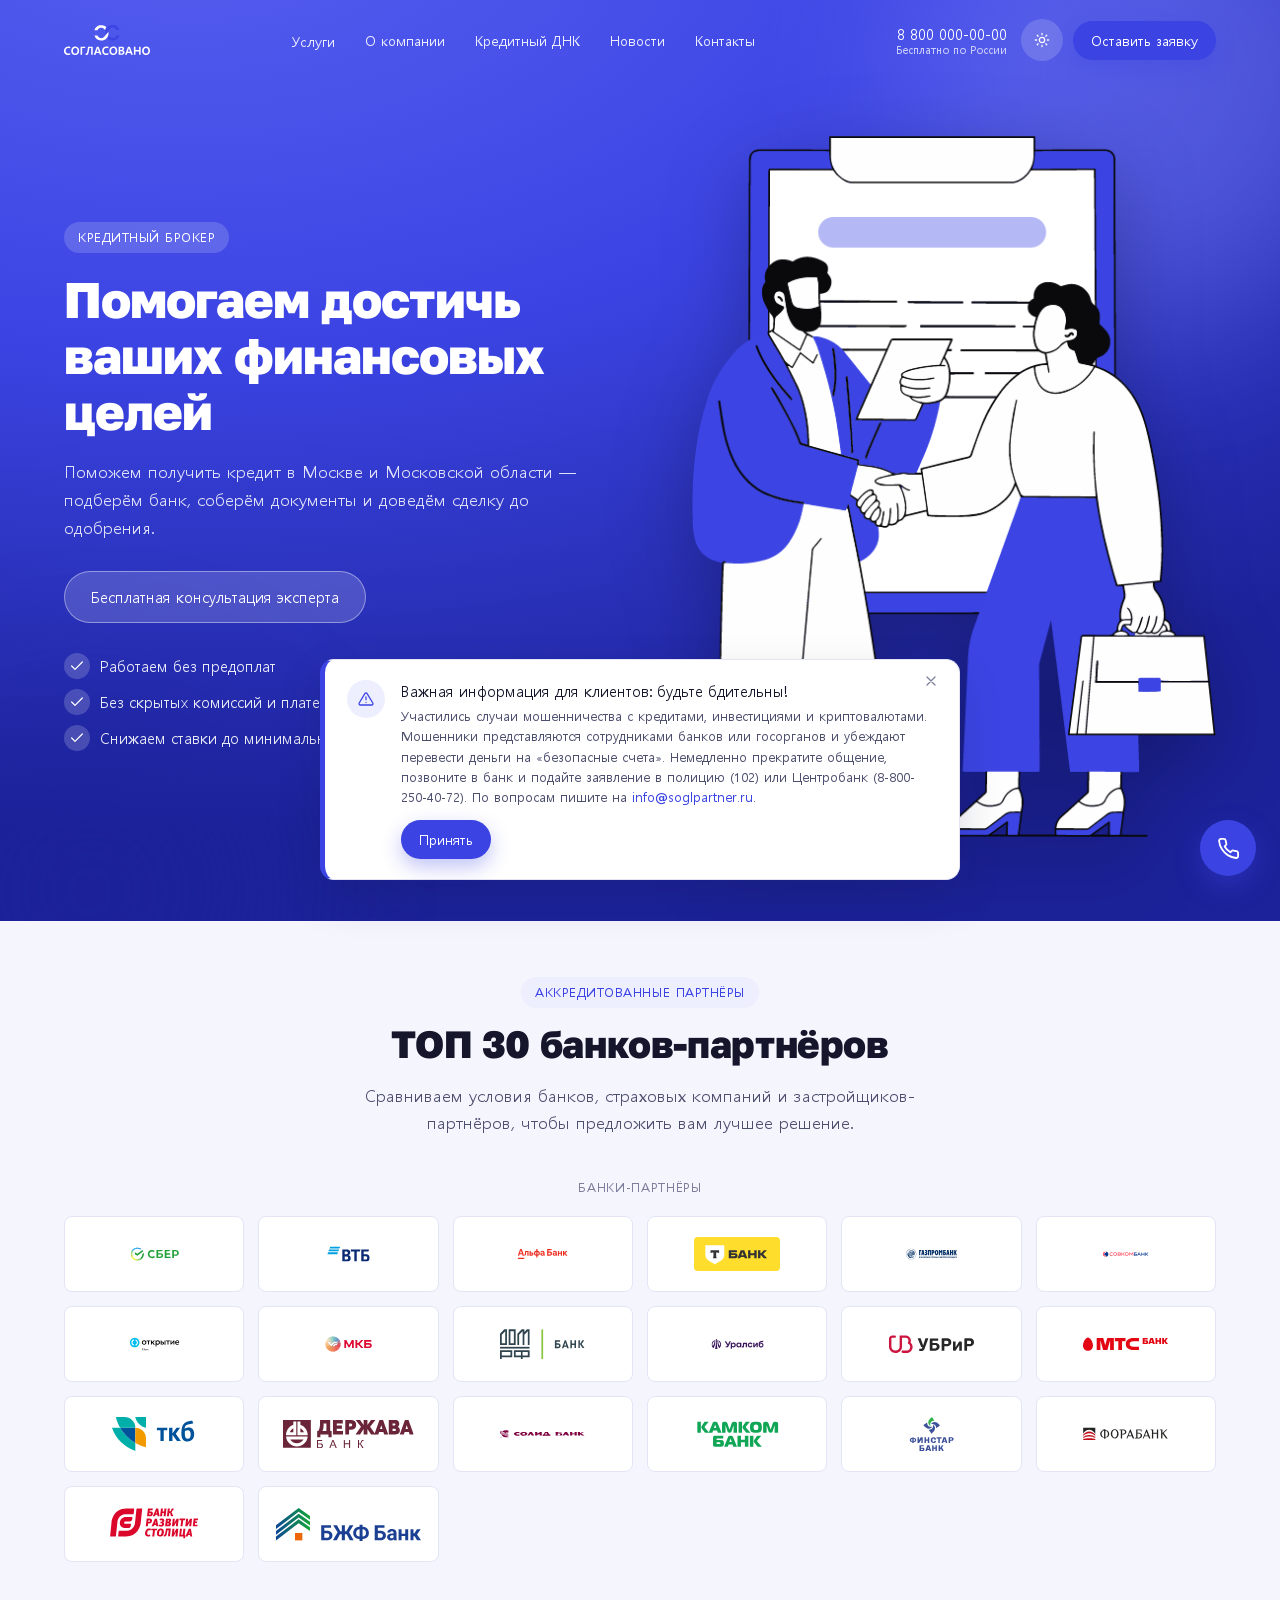
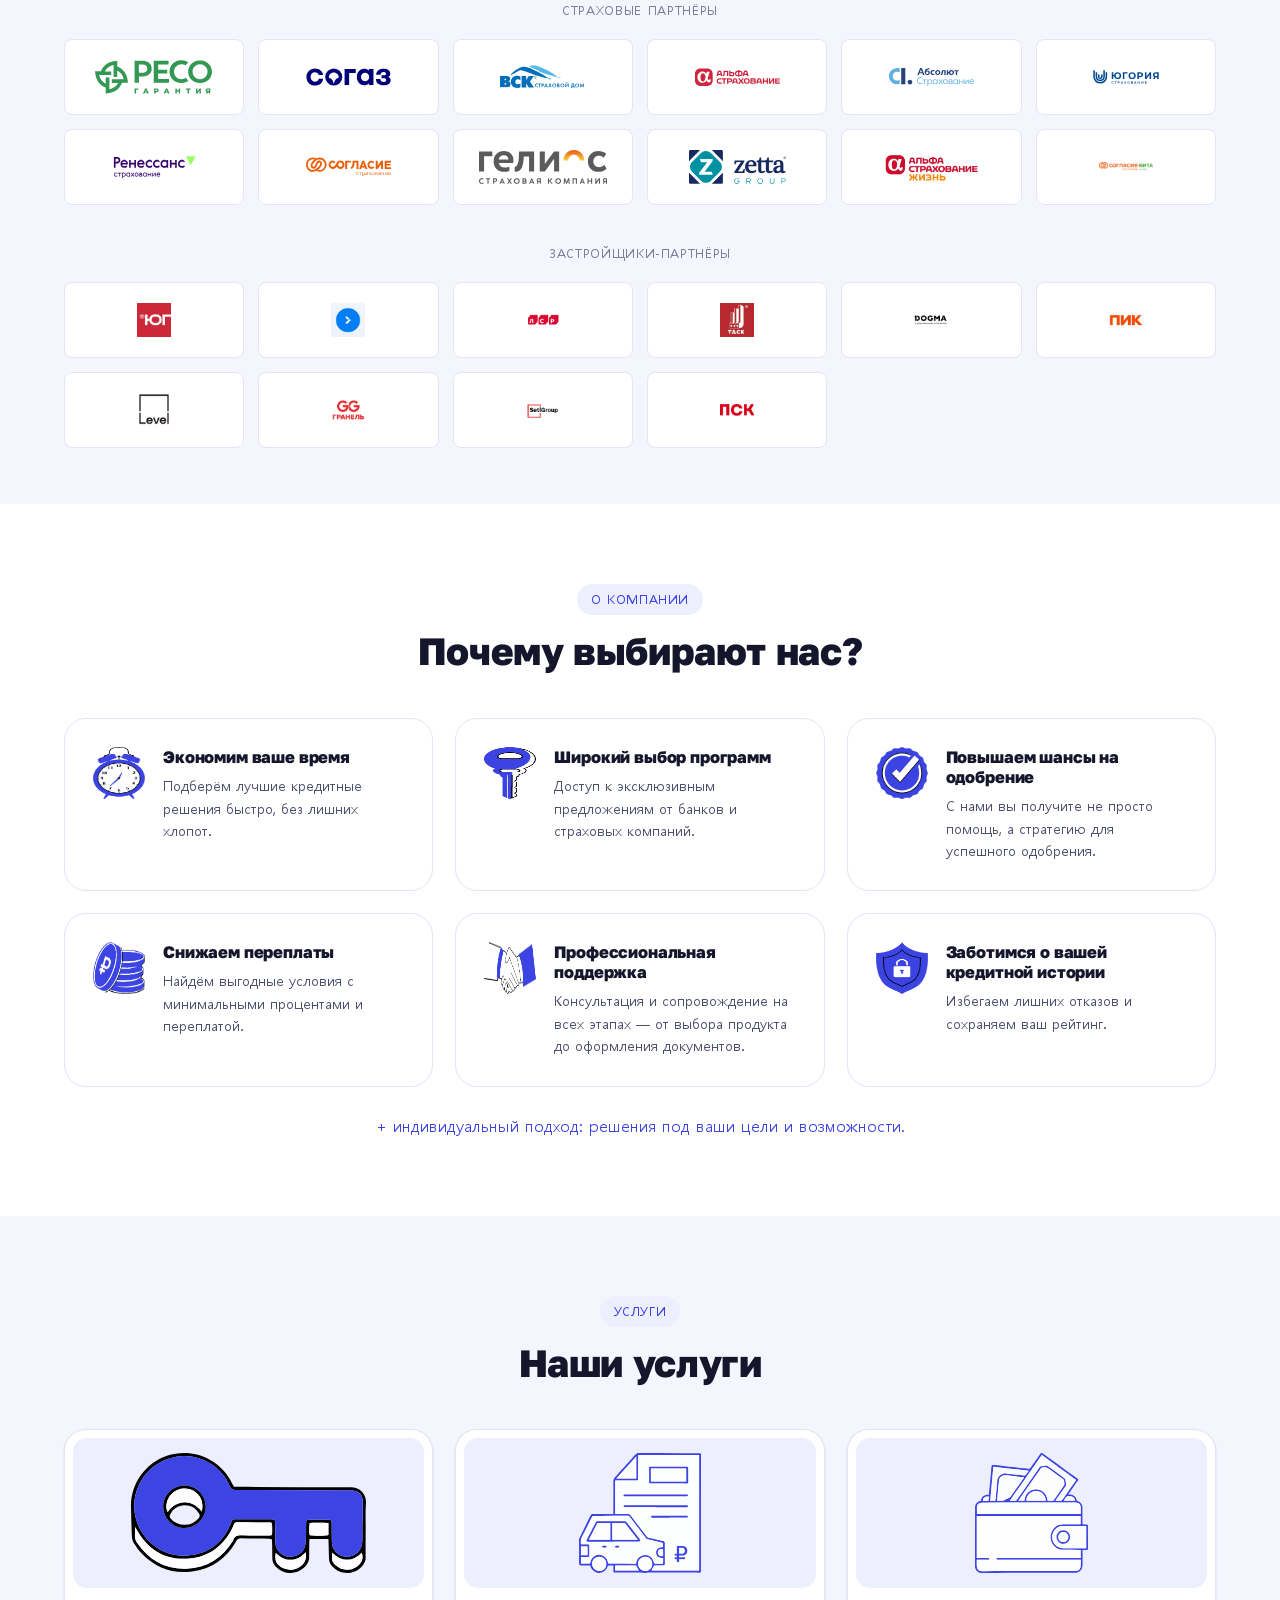
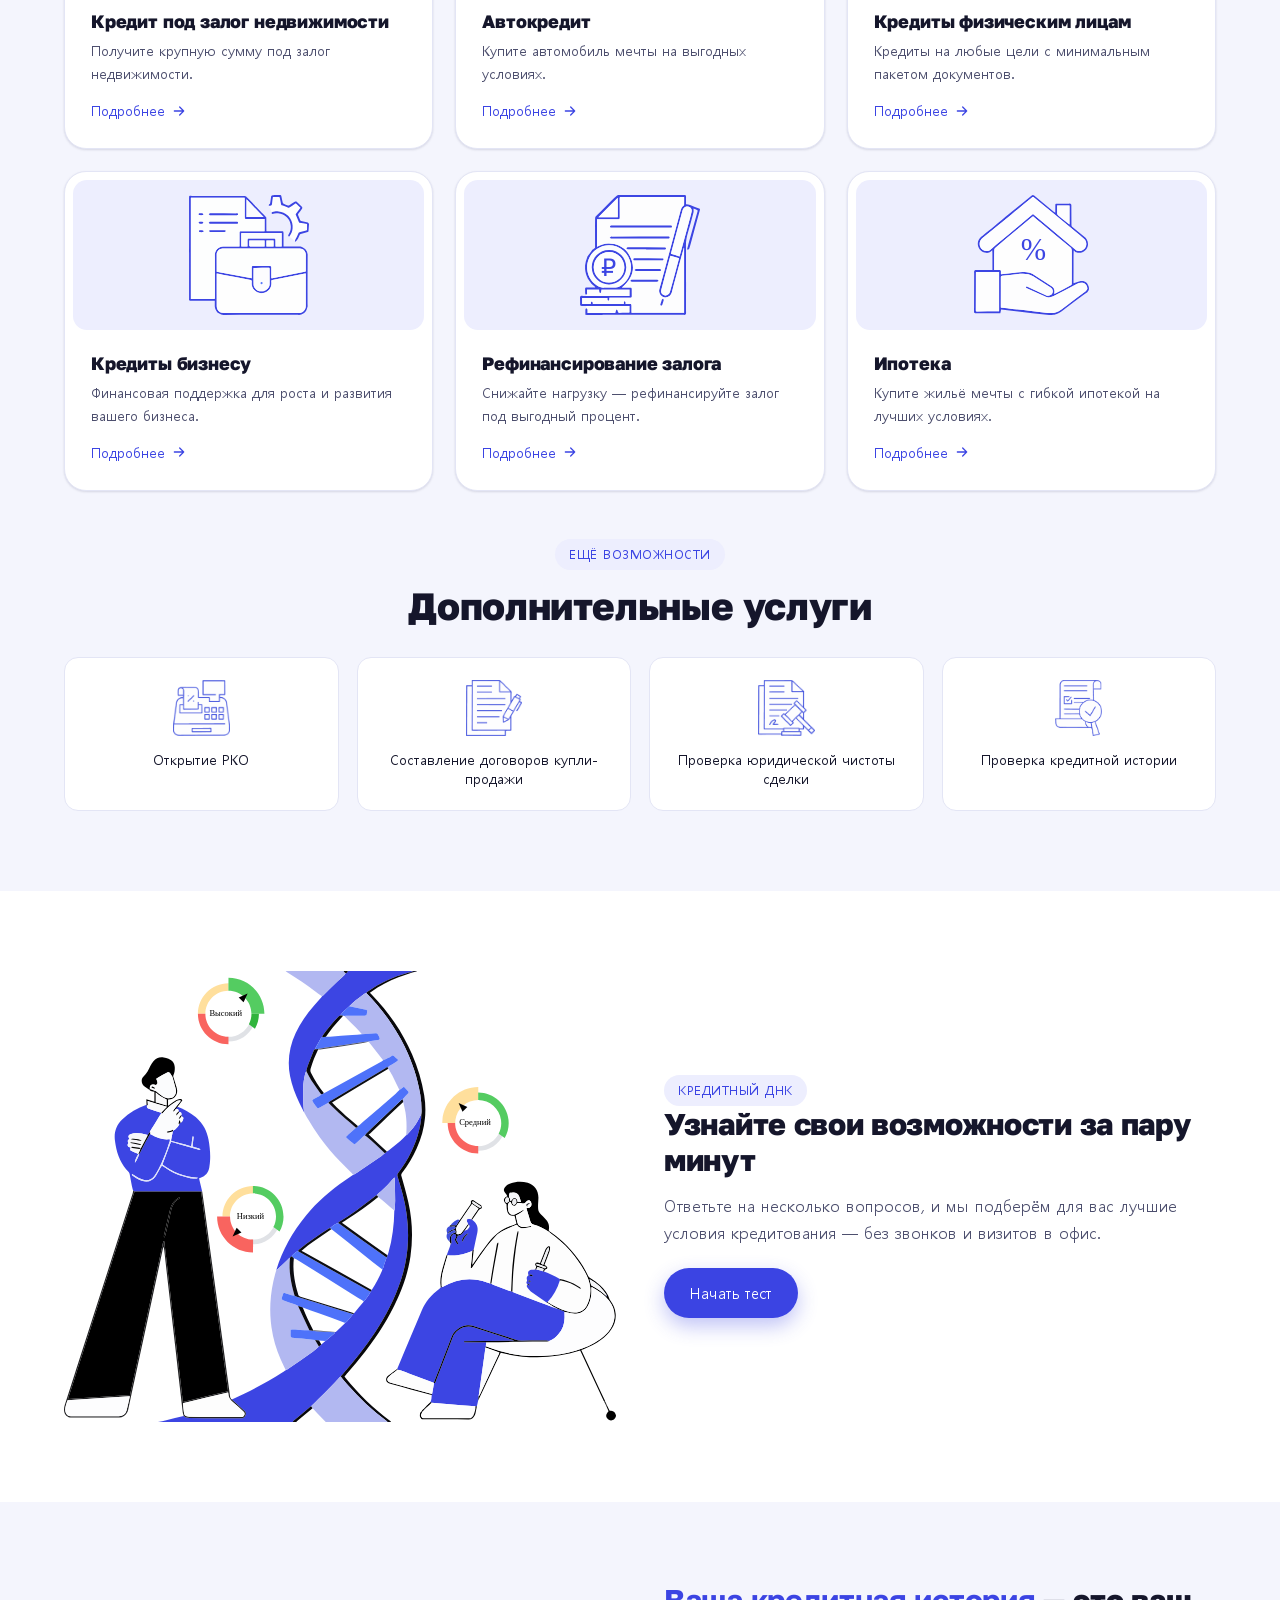
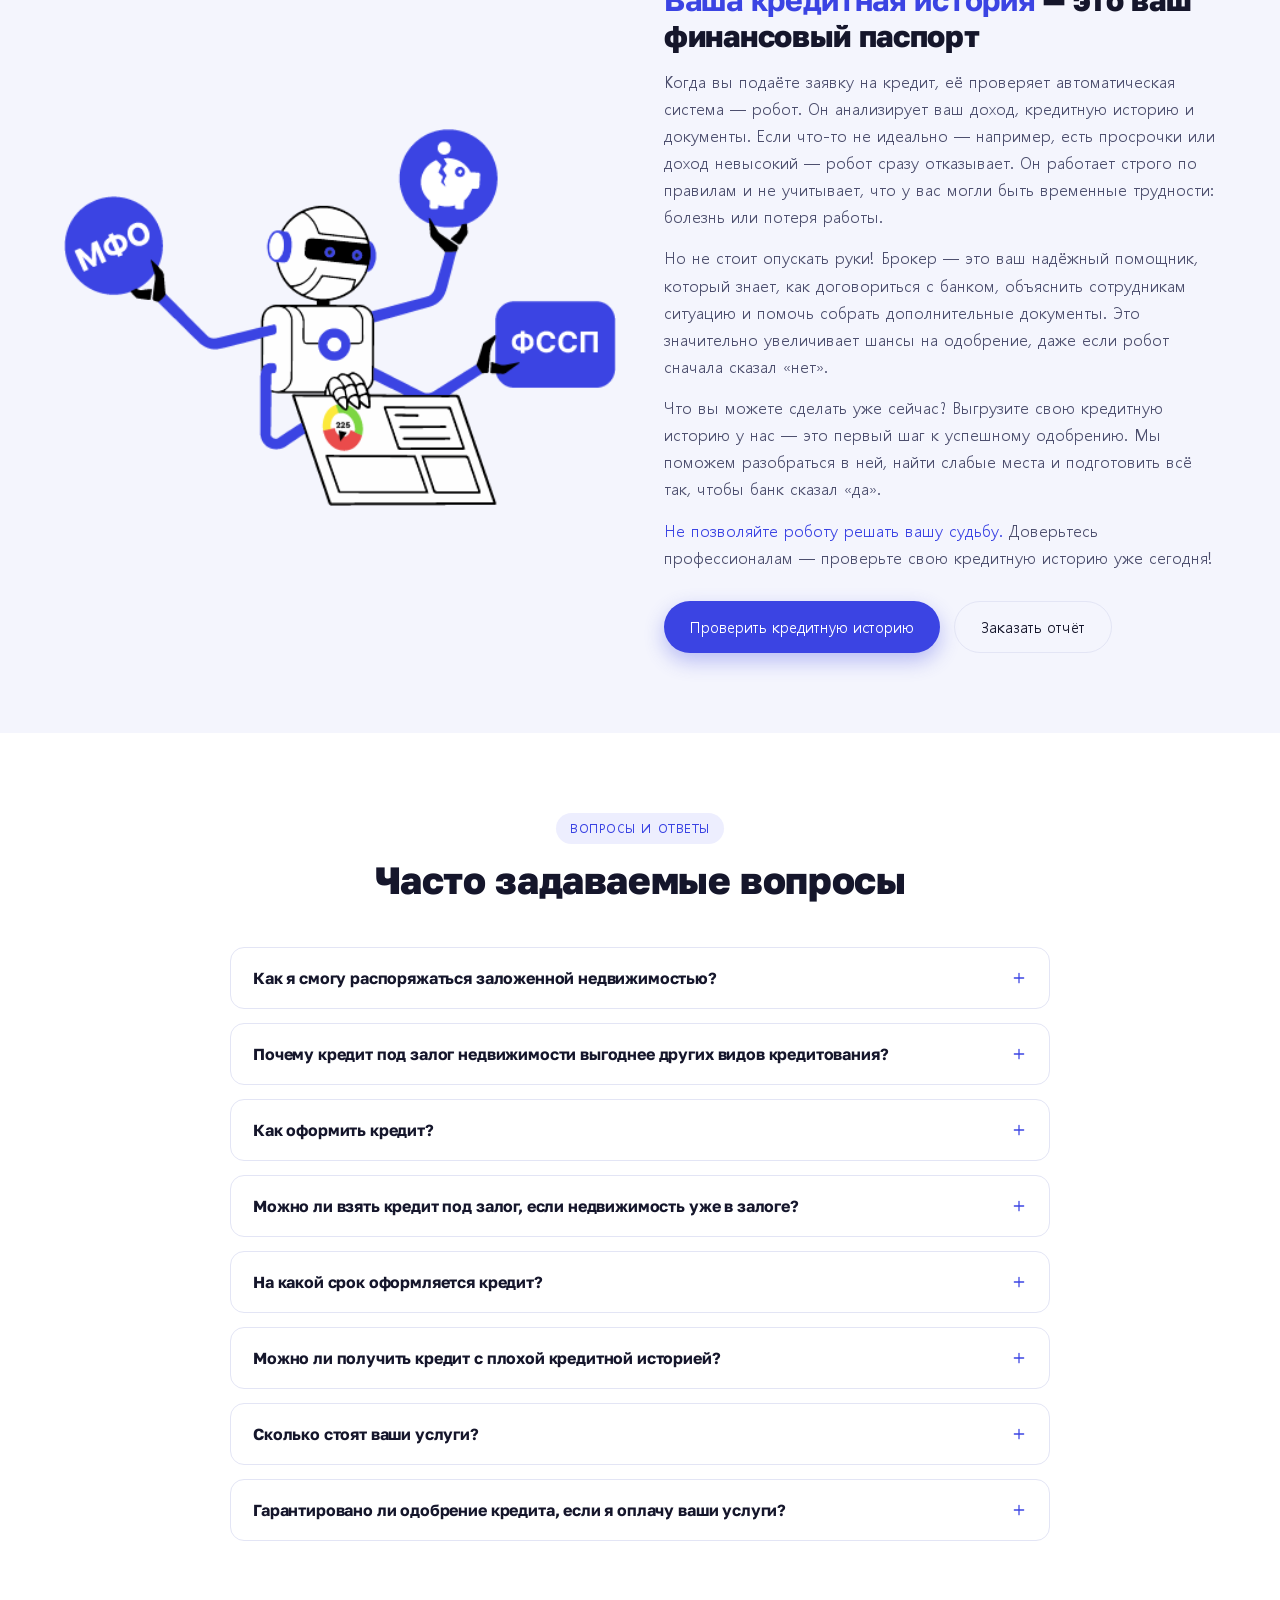
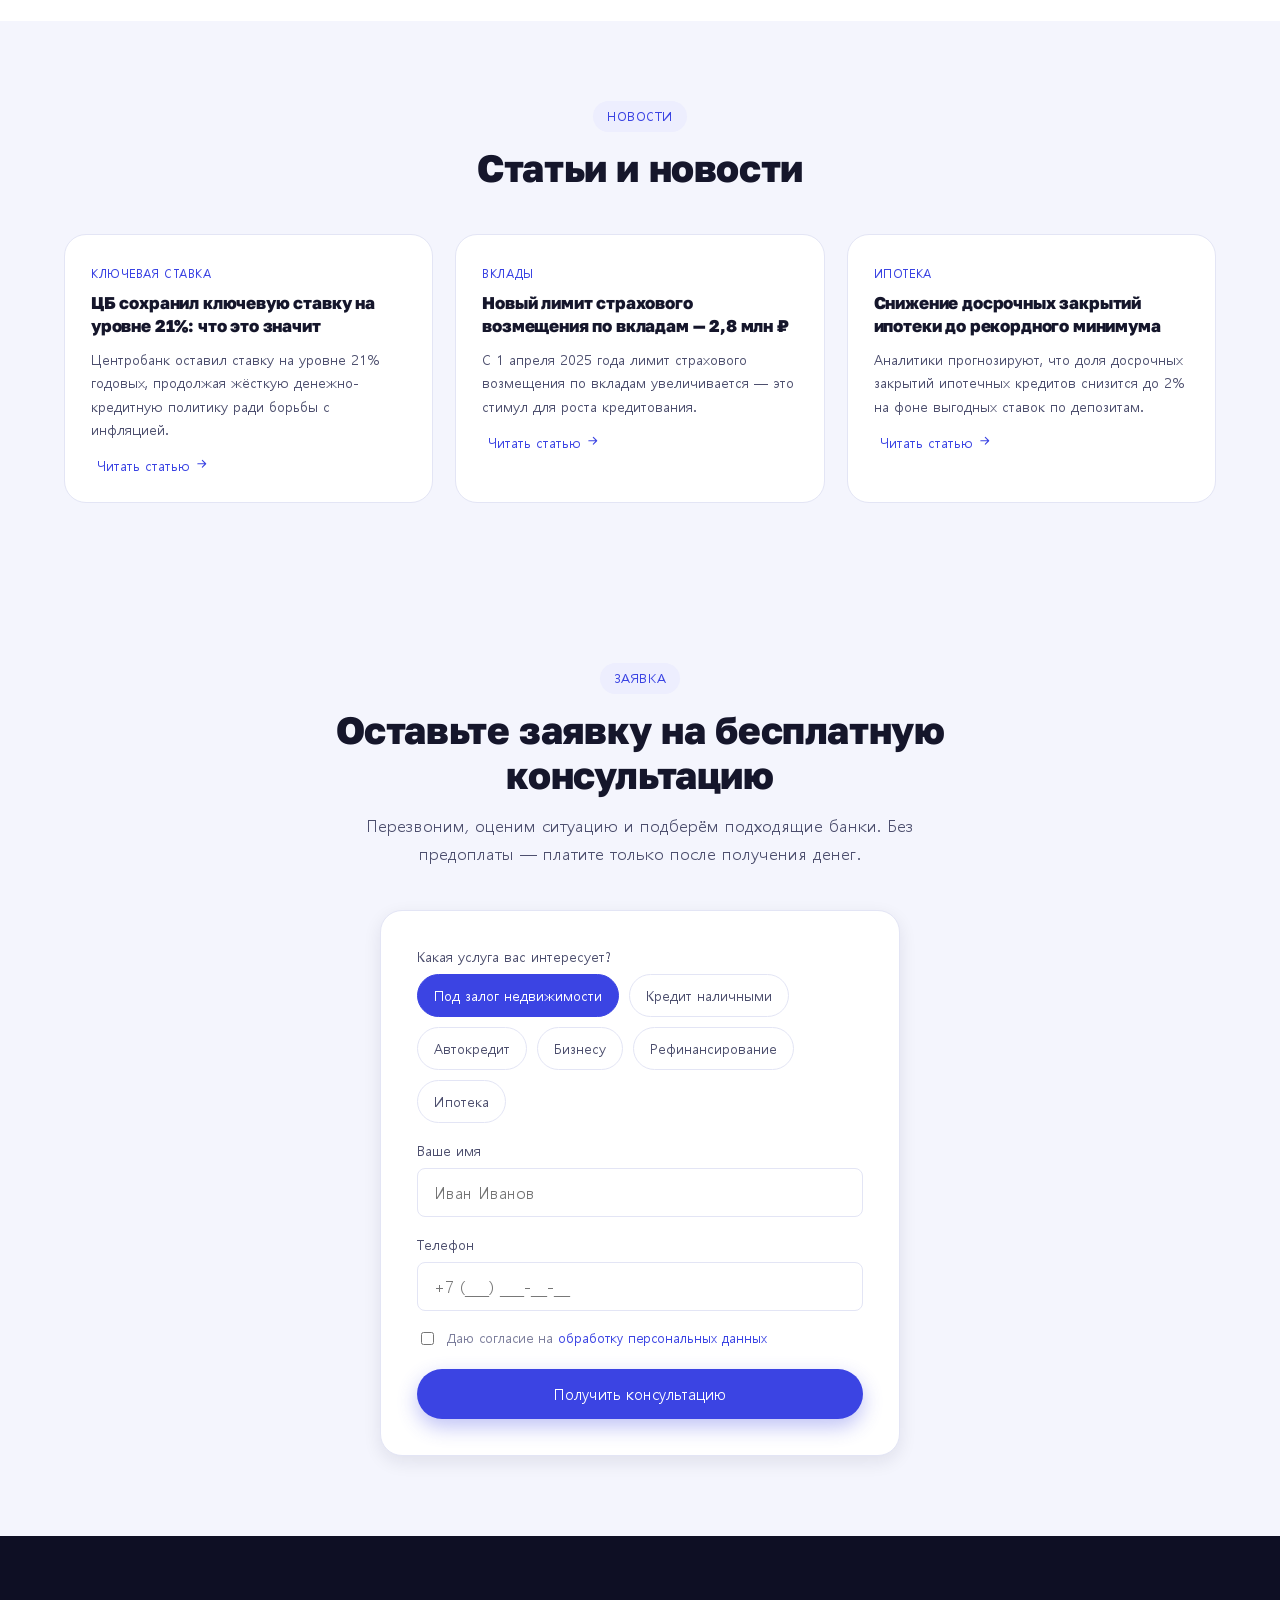
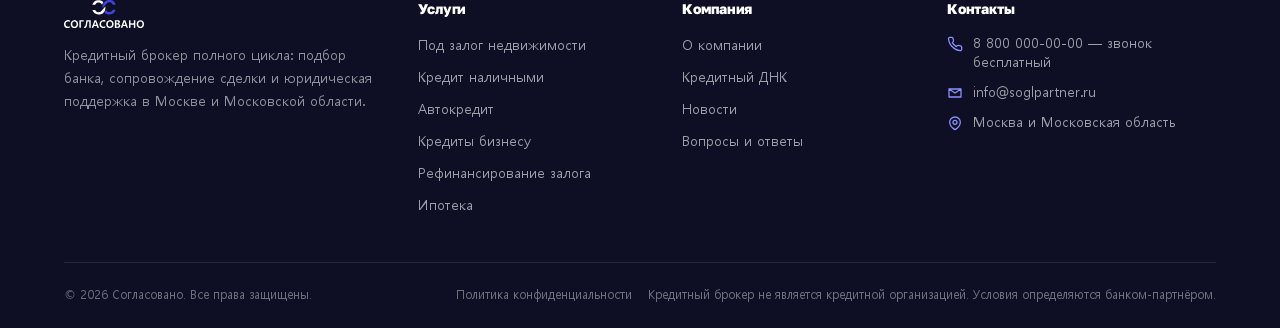
<file: index.html>
<!doctype html>
<html lang="ru">
<head>
<meta charset="UTF-8">
<meta name="viewport" content="width=device-width, initial-scale=1">
<title>Согласовано — кредитный брокер в Москве и Московской области</title>
<meta name="description" content="Подбираем кредиты, ипотеку и кредит под залог недвижимости на условиях банков-партнёров. Без предоплаты — платите только после получения денег.">
<meta name="theme-color" content="#3b44e3">
<link rel="icon" href="assets/img/logo.svg">
<link rel="stylesheet" href="assets/css/styles.css">
</head>
<body>
<a class="skip-link" href="#main">Перейти к содержанию</a>
<div class="scroll-progress" id="scrollProgress"></div>

<header class="site-header" id="siteHeader">
  <div class="container">
    <a href="#top" class="brand" aria-label="На главную">
      <img class="logo-color" src="assets/img/logo.svg" alt="Согласовано">
      <img class="logo-white" src="assets/img/logo-white.svg" alt="Согласовано">
    </a>

    <nav class="nav-desktop" aria-label="Основная навигация">
      <div class="has-dropdown">
        <a href="#services">Услуги</a>
        <div class="dropdown">
          <a href="products/collateral.html">Кредит под залог недвижимости</a>
          <a href="products/cash.html">Кредит наличными</a>
          <a href="products/auto.html">Автокредит</a>
          <a href="products/business.html">Кредиты бизнесу</a>
          <a href="products/refinance.html">Рефинансирование залога</a>
          <a href="products/mortgage.html">Ипотека</a>
          <a href="#addons">Дополнительные услуги</a>
        </div>
      </div>
      <a href="#about">О компании</a>
      <a href="quiz.html">Кредитный ДНК</a>
      <a href="#news">Новости</a>
      <a href="#contacts">Контакты</a>
    </nav>

    <div class="header-actions">
      <div class="header-phone">
        <a href="tel:+78000000000">8 800 000-00-00</a>
        <small>Бесплатно по России</small>
      </div>
      <button class="theme-toggle" id="themeToggle" aria-label="Переключить тему">
        <svg class="icon icon-sun" viewBox="0 0 24 24"><circle cx="12" cy="12" r="4"/><path d="M12 2v2M12 20v2M4.9 4.9l1.4 1.4M17.7 17.7l1.4 1.4M2 12h2M20 12h2M4.9 19.1l1.4-1.4M17.7 6.3l1.4-1.4"/></svg>
        <svg class="icon icon-moon" viewBox="0 0 24 24"><path d="M21 12.8A9 9 0 1111.2 3a7 7 0 009.8 9.8z"/></svg>
      </button>
      <a href="#apply" class="btn btn-primary btn-sm header-apply-btn">Оставить заявку</a>
      <button class="menu-toggle" id="menuToggle" aria-label="Открыть меню">
        <svg class="icon" viewBox="0 0 24 24"><path d="M4 7h16M4 12h16M4 17h16"/></svg>
      </button>
    </div>
  </div>
</header>

<div class="nav-mobile" id="navMobile">
  <div class="nav-mobile-top">
    <img src="assets/img/logo.svg" alt="Согласовано" style="height:26px">
    <button class="menu-toggle" id="menuClose" aria-label="Закрыть меню" style="background:var(--c-bg-alt);color:var(--c-text)">
      <svg class="icon" viewBox="0 0 24 24"><path d="M6 6l12 12M18 6L6 18"/></svg>
    </button>
  </div>
  <a href="#services">Услуги</a>
  <div class="sub-links">
    <a href="products/collateral.html">Под залог недвижимости</a>
    <a href="products/cash.html">Кредит наличными</a>
    <a href="products/auto.html">Автокредит</a>
    <a href="products/business.html">Кредиты бизнесу</a>
    <a href="products/refinance.html">Рефинансирование залога</a>
    <a href="products/mortgage.html">Ипотека</a>
  </div>
  <a href="#about">О компании</a>
  <a href="quiz.html">Кредитный ДНК</a>
  <a href="#news">Новости</a>
  <a href="#contacts">Контакты</a>
  <div class="header-phone">
    <a href="tel:+78000000000">8 800 000-00-00</a>
    <small>Бесплатно по России</small>
  </div>
  <a href="#apply" class="btn btn-primary btn-block mt-lg">Оставить заявку</a>
</div>

<main id="main">

  <!-- HERO — Блок #2 -->
  <section class="hero" id="top">
    <div class="hero-blob b1"></div>
    <div class="hero-blob b2"></div>
    <div class="container">
      <div class="hero-copy">
        <span class="eyebrow" style="background:rgba(255,255,255,.16); color:#fff;">Кредитный брокер</span>
        <h1>Помогаем достичь ваших финансовых целей</h1>
        <p>Поможем получить кредит в Москве и Московской области — подберём банк, соберём документы и доведём сделку до одобрения.</p>
        <div class="hero-cta">
          <a href="#apply" class="btn btn-light">Бесплатная консультация эксперта</a>
        </div>
        <div class="hero-points">
          <div><svg class="icon" viewBox="0 0 24 24" width="14" height="14"><path d="M20 6L9 17l-5-5"/></svg>Работаем без предоплат</div>
          <div><svg class="icon" viewBox="0 0 24 24" width="14" height="14"><path d="M20 6L9 17l-5-5"/></svg>Без скрытых комиссий и платежей</div>
          <div><svg class="icon" viewBox="0 0 24 24" width="14" height="14"><path d="M20 6L9 17l-5-5"/></svg>Снижаем ставки до минимально возможных</div>
        </div>
      </div>
      <div class="hero-visual"><img src="assets/img/illustrations/hero-handshake.png" alt="" width="520"></div>
    </div>
  </section>

  <!-- PARTNERS — Блок #3 -->
  <section class="trust-strip" id="partners">
    <div class="container">
      <div class="section-head center reveal">
        <span class="eyebrow">Аккредитованные партнёры</span>
        <h2 class="section-title">ТОП 30 банков-партнёров</h2>
        <p class="section-lead">Сравниваем условия банков, страховых компаний и застройщиков-партнёров, чтобы предложить вам лучшее решение.</p>
      </div>

      <div class="partner-group reveal">
        <h3>Банки-партнёры</h3>
        <div class="logo-grid">
          <div class="logo-tile"><img src="assets/img/partners/banks/sber.svg" alt="Сбер"></div>
          <div class="logo-tile"><img src="assets/img/partners/banks/vtb.svg" alt="ВТБ"></div>
          <div class="logo-tile"><img src="assets/img/partners/banks/alfabank.svg" alt="Альфа-Банк"></div>
          <div class="logo-tile"><img src="assets/img/partners/banks/tbank.svg" alt="Т-Банк"></div>
          <div class="logo-tile"><img src="assets/img/partners/banks/gazprombank.svg" alt="Газпромбанк"></div>
          <div class="logo-tile"><img src="assets/img/partners/banks/sovcombank.svg" alt="Совкомбанк"></div>
          <div class="logo-tile"><img src="assets/img/partners/banks/otkritie.svg" alt="Открытие"></div>
          <div class="logo-tile"><img src="assets/img/partners/banks/mkb.svg" alt="МКБ"></div>
          <div class="logo-tile"><img src="assets/img/partners/banks/domrf.svg" alt="ДОМ.РФ"></div>
          <div class="logo-tile"><img src="assets/img/partners/banks/uralsib.svg" alt="Уралсиб"></div>
          <div class="logo-tile"><img src="assets/img/partners/banks/ubrir.svg" alt="УБРиР"></div>
          <div class="logo-tile"><img src="assets/img/partners/banks/mts-bank.svg" alt="МТС-Банк"></div>
          <div class="logo-tile"><img src="assets/img/partners/banks/tkb.svg" alt="ТКБ"></div>
          <div class="logo-tile"><img src="assets/img/partners/banks/derzhava.svg" alt="Держава"></div>
          <div class="logo-tile"><img src="assets/img/partners/banks/solidbank.svg" alt="Солид Банк"></div>
          <div class="logo-tile"><img src="assets/img/partners/banks/kamkombank.svg" alt="Камкомбанк"></div>
          <div class="logo-tile"><img src="assets/img/partners/banks/finstar.svg" alt="Финстар"></div>
          <div class="logo-tile"><img src="assets/img/partners/banks/fora.svg" alt="Фора-Банк"></div>
          <div class="logo-tile"><img src="assets/img/partners/banks/brs.svg" alt="БРС"></div>
          <div class="logo-tile"><img src="assets/img/partners/banks/bzhf.svg" alt="БЖФ"></div>
        </div>
      </div>

      <div class="partner-group reveal">
        <h3>Страховые партнёры</h3>
        <div class="logo-grid">
          <div class="logo-tile"><img src="assets/img/partners/insurance/reso.svg" alt="РЕСО"></div>
          <div class="logo-tile"><img src="assets/img/partners/insurance/sogaz.svg" alt="СОГАЗ"></div>
          <div class="logo-tile"><img src="assets/img/partners/insurance/vsk.svg" alt="ВСК"></div>
          <div class="logo-tile"><img src="assets/img/partners/insurance/alfastrah.svg" alt="АльфаСтрахование"></div>
          <div class="logo-tile"><img src="assets/img/partners/insurance/absolut.svg" alt="Абсолют Страхование"></div>
          <div class="logo-tile"><img src="assets/img/partners/insurance/ugoria.svg" alt="Югория"></div>
          <div class="logo-tile"><img src="assets/img/partners/insurance/renessans.svg" alt="Ренессанс страхование"></div>
          <div class="logo-tile"><img src="assets/img/partners/insurance/soglasie.svg" alt="Согласие"></div>
          <div class="logo-tile"><img src="assets/img/partners/insurance/helios.svg" alt="Гелиос"></div>
          <div class="logo-tile"><img src="assets/img/partners/insurance/zetta.svg" alt="Zetta Insurance"></div>
          <div class="logo-tile"><img src="assets/img/partners/insurance/alfastrah-zhizn.svg" alt="АльфаСтрахование-Жизнь"></div>
          <div class="logo-tile"><img src="assets/img/partners/insurance/soglasie-vita.png" alt="Согласие-Вита"></div>
        </div>
      </div>

      <div class="partner-group reveal">
        <h3>Застройщики-партнёры</h3>
        <div class="logo-grid">
          <div class="logo-tile"><img src="assets/img/partners/developers/dev-pik.png" alt="ПИК"></div>
          <div class="logo-tile"><img src="assets/img/partners/developers/dev-lsr.png" alt="ЛСР"></div>
          <div class="logo-tile"><img src="assets/img/partners/developers/dev-setlgroup.png" alt="Setl Group"></div>
          <div class="logo-tile"><img src="assets/img/partners/developers/dev-fsk.png" alt="ФСК"></div>
          <div class="logo-tile"><img src="assets/img/partners/developers/dev-granel.png" alt="Гранель"></div>
          <div class="logo-tile"><img src="assets/img/partners/developers/dev-dogma.png" alt="DOGMA"></div>
          <div class="logo-tile"><img src="assets/img/partners/developers/dev-level.png" alt="Level"></div>
          <div class="logo-tile"><img src="assets/img/partners/developers/dev-task.png" alt="ТАСК"></div>
          <div class="logo-tile"><img src="assets/img/partners/developers/dev-psk.png" alt="ПСК"></div>
          <div class="logo-tile"><img src="assets/img/partners/developers/dev-yug.png" alt="ЮГ"></div>
        </div>
      </div>
    </div>
  </section>

  <!-- WHY US — Блок #4 -->
  <section id="about">
    <div class="container">
      <div class="section-head center reveal">
        <span class="eyebrow">О компании</span>
        <h2 class="section-title">Почему выбирают нас?</h2>
      </div>
      <div class="advantages-grid">
        <div class="adv-card reveal">
          <img src="assets/img/illustrations/adv-time.png" alt="">
          <div><h3>Экономим ваше время</h3><p>Подберём лучшие кредитные решения быстро, без лишних хлопот.</p></div>
        </div>
        <div class="adv-card reveal">
          <img src="assets/img/illustrations/adv-choice.png" alt="">
          <div><h3>Широкий выбор программ</h3><p>Доступ к эксклюзивным предложениям от банков и страховых компаний.</p></div>
        </div>
        <div class="adv-card reveal">
          <img src="assets/img/illustrations/adv-approval.png" alt="">
          <div><h3>Повышаем шансы на одобрение</h3><p>С нами вы получите не просто помощь, а стратегию для успешного одобрения.</p></div>
        </div>
        <div class="adv-card reveal">
          <img src="assets/img/illustrations/adv-savings.png" alt="">
          <div><h3>Снижаем переплаты</h3><p>Найдём выгодные условия с минимальными процентами и переплатой.</p></div>
        </div>
        <div class="adv-card reveal">
          <img src="assets/img/illustrations/adv-support.png" alt="">
          <div><h3>Профессиональная поддержка</h3><p>Консультация и сопровождение на всех этапах — от выбора продукта до оформления документов.</p></div>
        </div>
        <div class="adv-card reveal">
          <img src="assets/img/illustrations/adv-protect.png" alt="">
          <div><h3>Заботимся о вашей кредитной истории</h3><p>Избегаем лишних отказов и сохраняем ваш рейтинг.</p></div>
        </div>
      </div>
      <p class="text-center reveal" style="margin-top:28px; font-weight:700; color:var(--c-primary);">+ индивидуальный подход: решения под ваши цели и возможности.</p>
    </div>
  </section>

  <!-- SERVICES — Блок #6 -->
  <section class="bg-alt" id="services">
    <div class="container">
      <div class="section-head center reveal">
        <span class="eyebrow">Услуги</span>
        <h2 class="section-title">Наши услуги</h2>
      </div>
      <div class="services-grid">
        <article class="service-card reveal">
          <div class="thumb"><img src="assets/img/illustrations/key.svg" alt=""></div>
          <div class="body">
            <h3>Кредит под залог недвижимости</h3>
            <p>Получите крупную сумму под залог недвижимости.</p>
            <a href="products/collateral.html" class="service-link">Подробнее <svg class="icon" viewBox="0 0 24 24" width="16" height="16"><path d="M5 12h14M13 6l6 6-6 6"/></svg></a>
          </div>
        </article>
        <article class="service-card reveal">
          <div class="thumb"><img src="assets/img/illustrations/auto.svg" alt=""></div>
          <div class="body">
            <h3>Автокредит</h3>
            <p>Купите автомобиль мечты на выгодных условиях.</p>
            <a href="products/auto.html" class="service-link">Подробнее <svg class="icon" viewBox="0 0 24 24" width="16" height="16"><path d="M5 12h14M13 6l6 6-6 6"/></svg></a>
          </div>
        </article>
        <article class="service-card reveal">
          <div class="thumb"><img src="assets/img/illustrations/cash.svg" alt=""></div>
          <div class="body">
            <h3>Кредиты физическим лицам</h3>
            <p>Кредиты на любые цели с минимальным пакетом документов.</p>
            <a href="products/cash.html" class="service-link">Подробнее <svg class="icon" viewBox="0 0 24 24" width="16" height="16"><path d="M5 12h14M13 6l6 6-6 6"/></svg></a>
          </div>
        </article>
        <article class="service-card reveal">
          <div class="thumb"><img src="assets/img/illustrations/business.svg" alt=""></div>
          <div class="body">
            <h3>Кредиты бизнесу</h3>
            <p>Финансовая поддержка для роста и развития вашего бизнеса.</p>
            <a href="products/business.html" class="service-link">Подробнее <svg class="icon" viewBox="0 0 24 24" width="16" height="16"><path d="M5 12h14M13 6l6 6-6 6"/></svg></a>
          </div>
        </article>
        <article class="service-card reveal">
          <div class="thumb"><img src="assets/img/illustrations/refinance.svg" alt=""></div>
          <div class="body">
            <h3>Рефинансирование залога</h3>
            <p>Снижайте нагрузку — рефинансируйте залог под выгодный процент.</p>
            <a href="products/refinance.html" class="service-link">Подробнее <svg class="icon" viewBox="0 0 24 24" width="16" height="16"><path d="M5 12h14M13 6l6 6-6 6"/></svg></a>
          </div>
        </article>
        <article class="service-card reveal">
          <div class="thumb"><img src="assets/img/illustrations/mortgage.svg" alt=""></div>
          <div class="body">
            <h3>Ипотека</h3>
            <p>Купите жильё мечты с гибкой ипотекой на лучших условиях.</p>
            <a href="products/mortgage.html" class="service-link">Подробнее <svg class="icon" viewBox="0 0 24 24" width="16" height="16"><path d="M5 12h14M13 6l6 6-6 6"/></svg></a>
          </div>
        </article>
      </div>

      <div class="section-head center reveal mt-lg" id="addons" style="margin-bottom:28px;">
        <span class="eyebrow">Ещё возможности</span>
        <h2 class="section-title">Дополнительные услуги</h2>
      </div>
      <div class="addon-list">
        <div class="addon-card reveal"><img src="assets/img/illustrations/service-rko.png" alt=""><p>Открытие РКО</p></div>
        <div class="addon-card reveal"><img src="assets/img/illustrations/service-contract.png" alt=""><p>Составление договоров купли-продажи</p></div>
        <div class="addon-card reveal"><img src="assets/img/illustrations/service-legal.png" alt=""><p>Проверка юридической чистоты сделки</p></div>
        <div class="addon-card reveal"><img src="assets/img/illustrations/service-history.png" alt=""><p>Проверка кредитной истории</p></div>
      </div>
    </div>
  </section>

  <!-- CREDIT DNA teaser — Блок #5 -->
  <section id="credit-dna">
    <div class="container">
      <div class="split-block reveal">
        <div class="split-media"><img src="assets/img/illustrations/credit-dna.svg" alt=""></div>
        <div class="split-copy">
          <span class="eyebrow">Кредитный ДНК</span>
          <h2>Узнайте свои возможности за пару минут</h2>
          <p>Ответьте на несколько вопросов, и мы подберём для вас лучшие условия кредитования — без звонков и визитов в офис.</p>
          <a href="quiz.html" class="btn btn-primary">Начать тест</a>
        </div>
      </div>
    </div>
  </section>

  <!-- CREDIT HISTORY — Блок #9 -->
  <section class="bg-alt" id="credit-history">
    <div class="container">
      <div class="split-block reverse reveal">
        <div class="split-media"><img src="assets/img/illustrations/robot-vs-human.png" alt=""></div>
        <div class="split-copy">
          <h2><span class="highlight">Ваша кредитная история</span> — это ваш финансовый паспорт</h2>
          <p>Когда вы подаёте заявку на кредит, её проверяет автоматическая система — робот. Он анализирует ваш доход, кредитную историю и документы. Если что-то не идеально — например, есть просрочки или доход невысокий — робот сразу отказывает. Он работает строго по правилам и не учитывает, что у вас могли быть временные трудности: болезнь или потеря работы.</p>
          <p>Но не стоит опускать руки! Брокер — это ваш надёжный помощник, который знает, как договориться с банком, объяснить сотрудникам ситуацию и помочь собрать дополнительные документы. Это значительно увеличивает шансы на одобрение, даже если робот сначала сказал «нет».</p>
          <p><b>Что вы можете сделать уже сейчас?</b> Выгрузите свою кредитную историю у нас — это первый шаг к успешному одобрению. Мы поможем разобраться в ней, найти слабые места и подготовить всё так, чтобы банк сказал «да».</p>
          <p><span class="highlight">Не позволяйте роботу решать вашу судьбу.</span> Доверьтесь профессионалам — проверьте свою кредитную историю уже сегодня!</p>
          <div class="hero-cta" style="margin-top:8px;">
            <a href="#apply" class="btn btn-primary">Проверить кредитную историю</a>
            <a href="#apply" class="btn btn-ghost">Заказать отчёт</a>
          </div>
        </div>
      </div>
    </div>
  </section>

  <!-- FAQ — Блок #10 -->
  <section id="faq">
    <div class="container">
      <div class="section-head center reveal">
        <span class="eyebrow">Вопросы и ответы</span>
        <h2 class="section-title">Часто задаваемые вопросы</h2>
      </div>
      <div class="faq-list">
        <div class="faq-item reveal" data-open="false">
          <button class="faq-q">Как я смогу распоряжаться заложенной недвижимостью?<svg class="icon" viewBox="0 0 24 24" width="20" height="20"><path d="M12 5v14M5 12h14"/></svg></button>
          <div class="faq-a"><div class="faq-a-inner">Вы сохраняете все права: можете проживать в ней, сдавать в аренду или даже продать. Единственное условие — погашение кредита при продаже, и его можно сделать за счёт средств от продажи недвижимости.</div></div>
        </div>
        <div class="faq-item reveal" data-open="false">
          <button class="faq-q">Почему кредит под залог недвижимости выгоднее других видов кредитования?<svg class="icon" viewBox="0 0 24 24" width="20" height="20"><path d="M12 5v14M5 12h14"/></svg></button>
          <div class="faq-a"><div class="faq-a-inner"><ul>
            <li>Низкая процентная ставка — один из самых выгодных вариантов для крупных сумм.</li>
            <li>Без подтверждения дохода — не нужно предоставлять справки или искать поручителей.</li>
            <li>Свобода использования средств — банк не контролирует, на что вы их тратите.</li>
          </ul></div></div>
        </div>
        <div class="faq-item reveal" data-open="false">
          <button class="faq-q">Как оформить кредит?<svg class="icon" viewBox="0 0 24 24" width="20" height="20"><path d="M12 5v14M5 12h14"/></svg></button>
          <div class="faq-a"><div class="faq-a-inner"><ul>
            <li>Консультация — оценим вашу ситуацию и предложим лучшие условия.</li>
            <li>Одобрение в день обращения — благодаря партнёрству с банками.</li>
            <li>Минимум документов — без лишних визитов в банк и навязанных услуг.</li>
          </ul></div></div>
        </div>
        <div class="faq-item reveal" data-open="false">
          <button class="faq-q">Можно ли взять кредит под залог, если недвижимость уже в залоге?<svg class="icon" viewBox="0 0 24 24" width="20" height="20"><path d="M12 5v14M5 12h14"/></svg></button>
          <div class="faq-a"><div class="faq-a-inner">Да! Мы поможем рефинансировать текущий кредит на лучших условиях, объединить несколько долгов в один платёж или увеличить срок кредитования и получить дополнительные средства.</div></div>
        </div>
        <div class="faq-item reveal" data-open="false">
          <button class="faq-q">На какой срок оформляется кредит?<svg class="icon" viewBox="0 0 24 24" width="20" height="20"><path d="M12 5v14M5 12h14"/></svg></button>
          <div class="faq-a"><div class="faq-a-inner">От 3 месяцев до 20 лет. Досрочное погашение — без штрафов и комиссий.</div></div>
        </div>
        <div class="faq-item reveal" data-open="false">
          <button class="faq-q">Можно ли получить кредит с плохой кредитной историей?<svg class="icon" viewBox="0 0 24 24" width="20" height="20"><path d="M12 5v14M5 12h14"/></svg></button>
          <div class="faq-a"><div class="faq-a-inner">Да, мы сотрудничаем с банками, которые рассматривают такие случаи индивидуально.</div></div>
        </div>
        <div class="faq-item reveal" data-open="false">
          <button class="faq-q">Сколько стоят ваши услуги?<svg class="icon" viewBox="0 0 24 24" width="20" height="20"><path d="M12 5v14M5 12h14"/></svg></button>
          <div class="faq-a"><div class="faq-a-inner">Без предоплаты — вы платите только после получения денег. Фиксированная комиссия обсуждается индивидуально, в зависимости от сложности ситуации.</div></div>
        </div>
        <div class="faq-item reveal" data-open="false">
          <button class="faq-q">Гарантировано ли одобрение кредита, если я оплачу ваши услуги?<svg class="icon" viewBox="0 0 24 24" width="20" height="20"><path d="M12 5v14M5 12h14"/></svg></button>
          <div class="faq-a"><div class="faq-a-inner">Мы не берём предоплату — вы платите только после успешного получения кредита. Наша мотивация — довести вас до результата, поэтому вероятность одобрения очень высока.</div></div>
        </div>
      </div>
    </div>
  </section>

  <!-- NEWS — Блок #11 -->
  <section class="bg-alt" id="news">
    <div class="container">
      <div class="section-head center reveal">
        <span class="eyebrow">Новости</span>
        <h2 class="section-title">Статьи и новости</h2>
      </div>
      <div class="news-grid">

        <article class="news-card reveal" data-open="false">
          <span class="tag">Ключевая ставка</span>
          <h3>ЦБ сохранил ключевую ставку на уровне 21%: что это значит</h3>
          <p>Центробанк оставил ставку на уровне 21% годовых, продолжая жёсткую денежно-кредитную политику ради борьбы с инфляцией.</p>
          <button type="button" class="read-more"><span class="label">Читать статью</span> <span class="arrow"><svg class="icon" viewBox="0 0 24 24" width="14" height="14"><path d="M5 12h14M13 6l6 6-6 6"/></svg></span></button>
          <div class="full-text"><div class="full-text-inner">
            <p>На очередном заседании в 2025 году Центральный банк Российской Федерации принял решение оставить ключевую ставку на уровне 21% годовых. Это решение стало продолжением жёсткой денежно-кредитной политики, направленной на борьбу с высокой инфляцией и стабилизацию экономической ситуации в стране.</p>
            <p><b>Почему ЦБ сохраняет ставку на уровне 21%?</b> Основная причина — необходимость сдерживания инфляции: по данным Росстата, годовая инфляция в 2025 году превышает 15%, что значительно выше целевого показателя ЦБ в 4%. На рост цен влияют устойчивый дефицит товаров и услуг, ослабление национальной валюты и высокий уровень инфляционных ожиданий.</p>
            <p><b>Как это повлияет на заёмщиков и вкладчиков?</b> Кредиты становятся ещё менее доступными: ставки по ипотеке, потребительским и автокредитам остаются высокими, а банки ужесточают требования к заёмщикам. Ставки по депозитам остаются высокими, что делает сберегательные продукты привлекательнее, хотя реальная доходность вкладов может быть ниже из-за инфляции. Для бизнеса высокая стоимость заёмных средств ограничивает инвестиционную активность.</p>
            <p>Эксперты считают, что в 2025 году ставка вряд ли опустится ниже 15%. Это значит, что период дорогих кредитов продлится ещё как минимум несколько кварталов — важно тщательно планировать финансы и обращаться к специалистам, которые помогут найти оптимальные условия.</p>
          </div></div>
        </article>

        <article class="news-card reveal" data-open="false">
          <span class="tag">Вклады</span>
          <h3>Новый лимит страхового возмещения по вкладам — 2,8 млн ₽</h3>
          <p>С 1 апреля 2025 года лимит страхового возмещения по вкладам увеличивается — это стимул для роста кредитования.</p>
          <button type="button" class="read-more"><span class="label">Читать статью</span> <span class="arrow"><svg class="icon" viewBox="0 0 24 24" width="14" height="14"><path d="M5 12h14M13 6l6 6-6 6"/></svg></span></button>
          <div class="full-text"><div class="full-text-inner">
            <p>С 1 апреля 2025 года лимит страхового возмещения по вкладам в российских банках увеличивается до 2,8 млн рублей. Это решение укрепляет доверие граждан к банковской системе и открывает новые горизонты для кредитного рынка.</p>
            <p>Теперь вкладчики могут с уверенностью размещать свои средства, зная, что их сбережения защищены. Это создаёт благоприятные условия для увеличения депозитов, что, в свою очередь, позволит банкам активнее выдавать кредиты — особенно в сегментах потребительских и ипотечных кредитов.</p>
            <p>Банки, получившие доступ к большему объёму депозитов, смогут предложить более выгодные условия по кредитам, что привлечёт новых клиентов. В условиях растущей конкуренции это станет важным фактором для повышения доступности кредитования.</p>
          </div></div>
        </article>

        <article class="news-card reveal" data-open="false">
          <span class="tag">Ипотека</span>
          <h3>Снижение досрочных закрытий ипотеки до рекордного минимума</h3>
          <p>Аналитики прогнозируют, что доля досрочных закрытий ипотечных кредитов снизится до 2% на фоне выгодных ставок по депозитам.</p>
          <button type="button" class="read-more"><span class="label">Читать статью</span> <span class="arrow"><svg class="icon" viewBox="0 0 24 24" width="14" height="14"><path d="M5 12h14M13 6l6 6-6 6"/></svg></span></button>
          <div class="full-text"><div class="full-text-inner">
            <p>Аналитики прогнозируют, что в 2025 году доля досрочных закрытий ипотечных кредитов в России снизится до рекордно низкого уровня — всего 2%. Это связано с ростом ставок по депозитам, которые становятся более привлекательными для заёмщиков, чем досрочное погашение ипотеки.</p>
            <p>Среди причин — выгодные условия по депозитам и ужесточение денежно-кредитной политики ЦБ. Заёмщики предпочитают сохранять средства на вкладах, получая стабильный доход, вместо того чтобы закрывать ипотеку досрочно.</p>
            <p>Меньшее количество досрочных закрытий может привести к снижению ликвидности на рынке — банки будут получать меньше возвратов по кредитам. В то же время это стимулирует банки активнее привлекать новых клиентов и предлагать более выгодные условия по новым ипотечным кредитам.</p>
          </div></div>
        </article>

      </div>
    </div>
  </section>

  <!-- APPLY / CONSULTATION FORM -->
  <section class="apply-section" id="apply">
    <div class="container">
      <div class="section-head center reveal">
        <span class="eyebrow">Заявка</span>
        <h2 class="section-title">Оставьте заявку на бесплатную консультацию</h2>
        <p class="section-lead">Перезвоним, оценим ситуацию и подберём подходящие банки. Без предоплаты — платите только после получения денег.</p>
      </div>

      <div class="apply-card reveal">
        <form id="applyForm" data-lead-form novalidate>
          <div class="form-row">
            <label>Какая услуга вас интересует?</label>
            <div class="chip-group" id="serviceChips">
              <button type="button" class="chip active" data-value="Кредит под залог недвижимости">Под залог недвижимости</button>
              <button type="button" class="chip" data-value="Кредит наличными">Кредит наличными</button>
              <button type="button" class="chip" data-value="Автокредит">Автокредит</button>
              <button type="button" class="chip" data-value="Кредит бизнесу">Бизнесу</button>
              <button type="button" class="chip" data-value="Рефинансирование">Рефинансирование</button>
              <button type="button" class="chip" data-value="Ипотека">Ипотека</button>
            </div>
            <input type="hidden" name="service" id="serviceInput" value="Кредит под залог недвижимости">
          </div>
          <div class="form-row">
            <label for="applyName">Ваше имя</label>
            <input type="text" id="applyName" name="name" autocomplete="name" placeholder="Иван Иванов">
            <div class="err">Введите имя</div>
          </div>
          <div class="form-row">
            <label for="applyPhone">Телефон</label>
            <input type="tel" id="applyPhone" name="phone" autocomplete="tel" placeholder="+7 (___) ___-__-__">
            <div class="err">Введите корректный номер</div>
          </div>
          <label class="consent">
            <input type="checkbox" name="consent">
            <span>Даю согласие на <a href="privacy.html">обработку персональных данных</a></span>
          </label>
          <div class="err consent-err" style="display:none; margin-top:8px;">Необходимо согласие на обработку данных</div>
          <button type="submit" class="btn btn-primary btn-block" style="margin-top:20px;">Получить консультацию</button>
        </form>
        <div class="form-success" style="display:none;">
          <div class="icon-wrap"><svg class="icon" viewBox="0 0 24 24"><path d="M20 6L9 17l-5-5"/></svg></div>
          <h3>Заявка отправлена!</h3>
          <p>Персональный менеджер свяжется с вами в ближайшее время. Также вы можете позвонить сами: <a href="tel:+78000000000" style="color:var(--c-primary); font-weight:700;">8 800 000-00-00</a></p>
        </div>
      </div>
    </div>
  </section>

</main>

<footer class="site-footer" id="contacts">
  <div class="container">
    <div class="footer-grid">
      <div class="footer-brand">
        <img src="assets/img/logo-white.svg" alt="Согласовано">
        <p>Кредитный брокер полного цикла: подбор банка, сопровождение сделки и юридическая поддержка в Москве и Московской области.</p>
      </div>
      <div class="footer-col">
        <h4>Услуги</h4>
        <ul>
          <li><a href="products/collateral.html">Под залог недвижимости</a></li>
          <li><a href="products/cash.html">Кредит наличными</a></li>
          <li><a href="products/auto.html">Автокредит</a></li>
          <li><a href="products/business.html">Кредиты бизнесу</a></li>
          <li><a href="products/refinance.html">Рефинансирование залога</a></li>
          <li><a href="products/mortgage.html">Ипотека</a></li>
        </ul>
      </div>
      <div class="footer-col">
        <h4>Компания</h4>
        <ul>
          <li><a href="#about">О компании</a></li>
          <li><a href="quiz.html">Кредитный ДНК</a></li>
          <li><a href="#news">Новости</a></li>
          <li><a href="#faq">Вопросы и ответы</a></li>
        </ul>
      </div>
      <div class="footer-col">
        <h4>Контакты</h4>
        <ul class="footer-contact">
          <li><svg class="icon" viewBox="0 0 24 24"><path d="M22 16.9v3a2 2 0 01-2.2 2 19.8 19.8 0 01-8.6-3 19.5 19.5 0 01-6-6 19.8 19.8 0 01-3-8.7A2 2 0 014.1 2h3a2 2 0 012 1.7c.1.9.3 1.8.6 2.7a2 2 0 01-.4 2.1L8 9.9a16 16 0 006 6l1.4-1.4a2 2 0 012.1-.4c.9.3 1.8.5 2.7.6a2 2 0 011.8 2.2z"/></svg><span>8 800 000-00-00 — звонок бесплатный</span></li>
          <li><svg class="icon" viewBox="0 0 24 24"><path d="M3 6l9 6 9-6M3 6h18v12H3z"/></svg><span>info@soglpartner.ru</span></li>
          <li><svg class="icon" viewBox="0 0 24 24"><path d="M12 22s8-4.5 8-11a8 8 0 10-16 0c0 6.5 8 11 8 11z"/><circle cx="12" cy="11" r="3"/></svg><span>Москва и Московская область</span></li>
        </ul>
      </div>
    </div>
    <div class="footer-bottom">
      <span>© <span id="year"></span> Согласовано. Все права защищены.</span>
      <div class="footer-legal">
        <a href="privacy.html">Политика конфиденциальности</a>
        <span>Кредитный брокер не является кредитной организацией. Условия определяются банком-партнёром.</span>
      </div>
    </div>
  </div>
</footer>

<div class="float-cta">
  <button class="float-btn" id="backToTop" aria-label="Наверх"><svg class="icon" viewBox="0 0 24 24"><path d="M12 19V5M5 12l7-7 7 7"/></svg></button>
  <a href="tel:+78000000000" class="float-btn" aria-label="Позвонить"><svg class="icon" viewBox="0 0 24 24"><path d="M22 16.9v3a2 2 0 01-2.2 2 19.8 19.8 0 01-8.6-3 19.5 19.5 0 01-6-6 19.8 19.8 0 01-3-8.7A2 2 0 014.1 2h3a2 2 0 012 1.7c.1.9.3 1.8.6 2.7a2 2 0 01-.4 2.1L8 9.9a16 16 0 006 6l1.4-1.4a2 2 0 012.1-.4c.9.3 1.8.5 2.7.6a2 2 0 011.8 2.2z"/></svg></a>
</div>

<div class="fraud-banner" id="fraudBanner">
  <div class="icon-wrap"><svg class="icon" viewBox="0 0 24 24" width="20" height="20"><path d="M12 9v4M12 17h.01M10.3 3.9L1.8 18a2 2 0 001.7 3h17a2 2 0 001.7-3L13.7 3.9a2 2 0 00-3.4 0z"/></svg></div>
  <div style="flex:1">
    <strong>Важная информация для клиентов: будьте бдительны!</strong>
    <p>Участились случаи мошенничества с кредитами, инвестициями и криптовалютами. Мошенники представляются сотрудниками банков или госорганов и убеждают перевести деньги на «безопасные счета». Немедленно прекратите общение, позвоните в банк и подайте заявление в полицию (102) или Центробанк (8-800-250-40-72). По вопросам пишите на <a href="mailto:info@soglpartner.ru" style="color:var(--c-primary); font-weight:700;">info@soglpartner.ru</a>.</p>
    <div class="actions">
      <button type="button" class="btn btn-primary btn-sm" data-dismiss-fraud>Принять</button>
    </div>
  </div>
  <button class="close-x" data-dismiss-fraud aria-label="Закрыть"><svg class="icon" viewBox="0 0 24 24" width="16" height="16"><path d="M6 6l12 12M18 6L6 18"/></svg></button>
</div>

<script src="assets/js/main.js"></script>
<script>
  document.querySelectorAll('#serviceChips .chip').forEach(function(chip){
    chip.addEventListener('click', function(){
      document.querySelectorAll('#serviceChips .chip').forEach(function(c){ c.classList.remove('active'); });
      chip.classList.add('active');
      document.getElementById('serviceInput').value = chip.getAttribute('data-value');
    });
  });
</script>
</body>
</html>
</file>
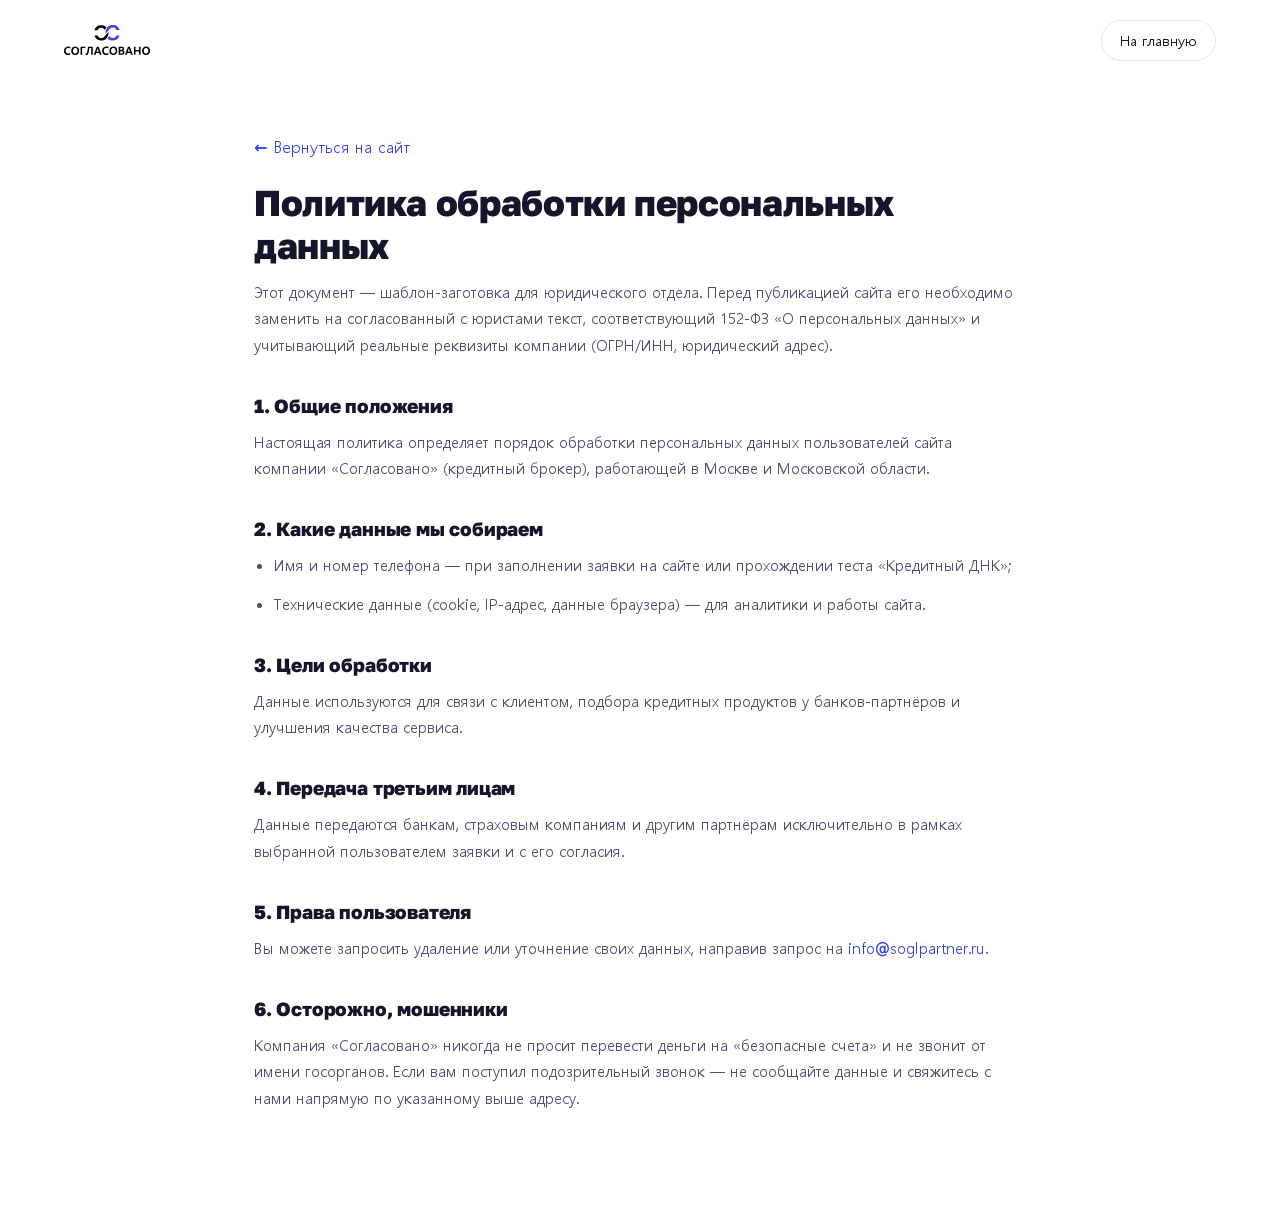
<file: privacy.html>
<!doctype html>
<html lang="ru">
<head>
<meta charset="UTF-8">
<meta name="viewport" content="width=device-width, initial-scale=1">
<title>Политика конфиденциальности — Согласовано</title>
<meta name="robots" content="noindex">
<link rel="icon" href="assets/img/logo.svg">
<link rel="stylesheet" href="assets/css/styles.css">
<style>
  .legal-wrap{ max-width:820px; margin:0 auto; padding: calc(var(--header-h) + 56px) 24px 96px; }
  .legal-wrap h1{ font-size:clamp(28px,4vw,36px); font-weight:800; }
  .legal-wrap h2{ font-size:19px; font-weight:800; margin-top:36px; }
  .legal-wrap p, .legal-wrap li{ color:var(--c-text-soft); line-height:1.75; font-size:15px; margin-top:12px; }
  .legal-wrap ul{ padding-left:20px; list-style:disc; }
  .legal-back{ display:inline-flex; align-items:center; gap:8px; font-weight:700; color:var(--c-primary); margin-bottom:24px; }
</style>
</head>
<body>
<header class="site-header plain-header">
  <div class="container">
    <a href="index.html" class="brand"><img class="logo-color" src="assets/img/logo.svg" alt="Согласовано"></a>
    <a href="index.html" class="btn btn-ghost btn-sm">На главную</a>
  </div>
</header>

<div class="legal-wrap">
  <a href="index.html" class="legal-back">← Вернуться на сайт</a>
  <h1>Политика обработки персональных данных</h1>
  <p>Этот документ — шаблон-заготовка для юридического отдела. Перед публикацией сайта его необходимо заменить на согласованный с юристами текст, соответствующий 152-ФЗ «О персональных данных» и учитывающий реальные реквизиты компании (ОГРН/ИНН, юридический адрес).</p>

  <h2 id="consent">1. Общие положения</h2>
  <p>Настоящая политика определяет порядок обработки персональных данных пользователей сайта компании «Согласовано» (кредитный брокер), работающей в Москве и Московской области.</p>

  <h2>2. Какие данные мы собираем</h2>
  <ul>
    <li>Имя и номер телефона — при заполнении заявки на сайте или прохождении теста «Кредитный ДНК»;</li>
    <li>Технические данные (cookie, IP-адрес, данные браузера) — для аналитики и работы сайта.</li>
  </ul>

  <h2>3. Цели обработки</h2>
  <p>Данные используются для связи с клиентом, подбора кредитных продуктов у банков-партнёров и улучшения качества сервиса.</p>

  <h2>4. Передача третьим лицам</h2>
  <p>Данные передаются банкам, страховым компаниям и другим партнёрам исключительно в рамках выбранной пользователем заявки и с его согласия.</p>

  <h2>5. Права пользователя</h2>
  <p>Вы можете запросить удаление или уточнение своих данных, направив запрос на <a href="mailto:info@soglpartner.ru" style="color:var(--c-primary); font-weight:600;">info@soglpartner.ru</a>.</p>

  <h2>6. Осторожно, мошенники</h2>
  <p>Компания «Согласовано» никогда не просит перевести деньги на «безопасные счета» и не звонит от имени госорганов. Если вам поступил подозрительный звонок — не сообщайте данные и свяжитесь с нами напрямую по указанному выше адресу.</p>
</div>
</body>
</html>
</file>
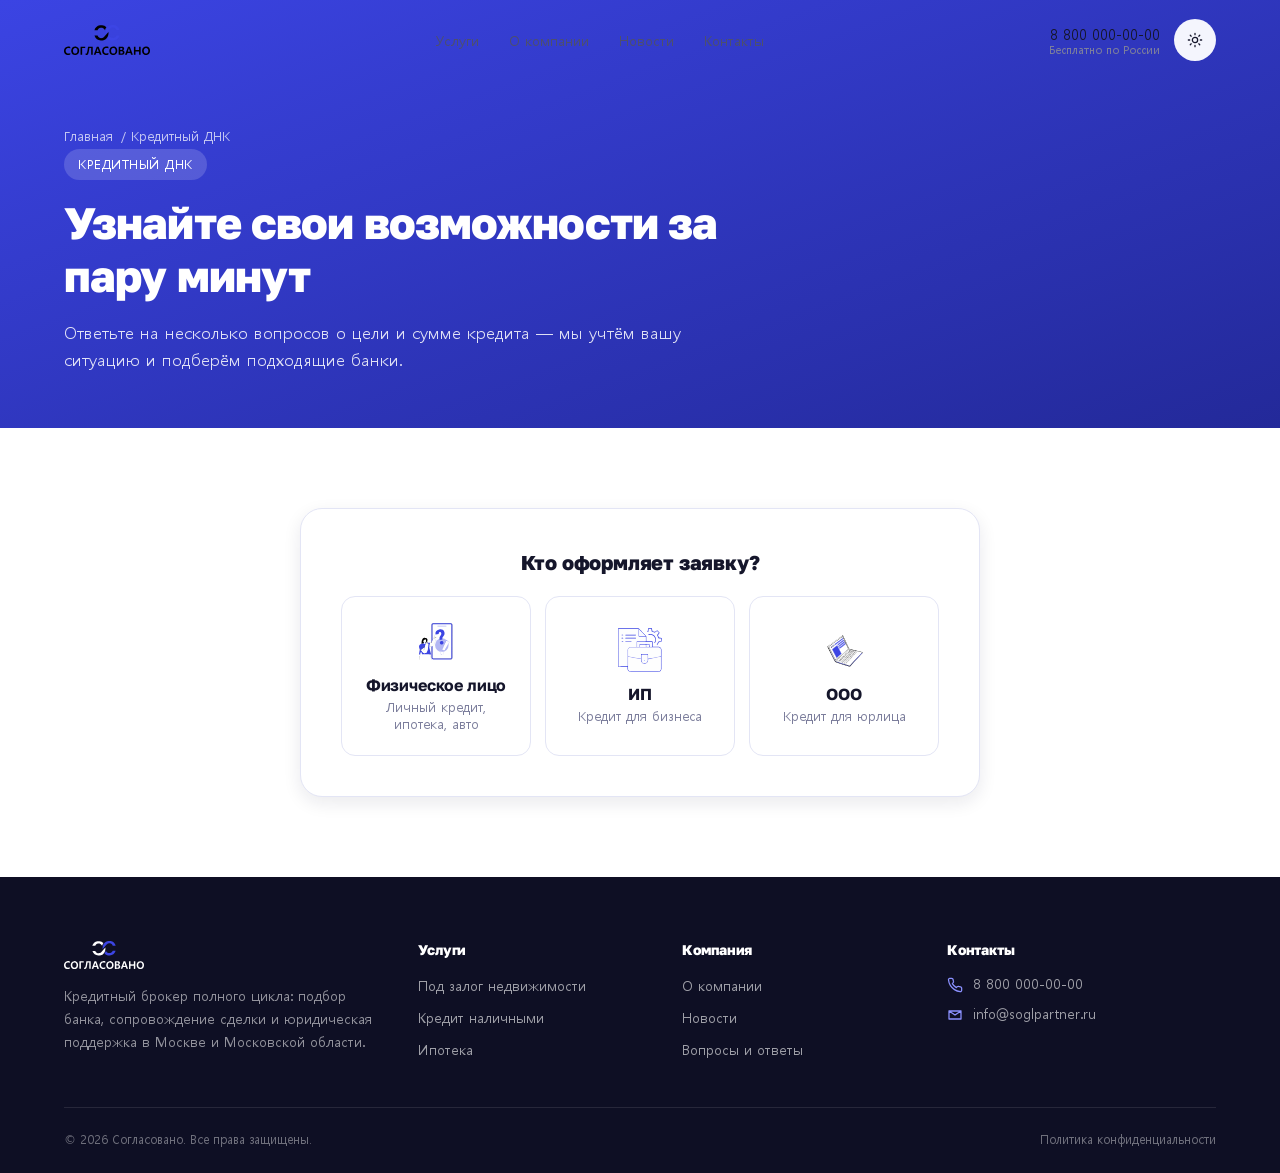
<file: quiz.html>
<!doctype html>
<html lang="ru">
<head>
<meta charset="UTF-8">
<meta name="viewport" content="width=device-width, initial-scale=1">
<title>Кредитный ДНК — узнайте свои возможности | Согласовано</title>
<meta name="description" content="Ответьте на несколько вопросов, и мы подберём для вас лучшие условия кредитования.">
<meta name="theme-color" content="#3b44e3">
<link rel="icon" href="assets/img/logo.svg">
<link rel="stylesheet" href="assets/css/styles.css">
</head>
<body>
<a class="skip-link" href="#main">Перейти к содержанию</a>
<div class="scroll-progress" id="scrollProgress"></div>

<header class="site-header plain-header" id="siteHeader">
  <div class="container">
    <a href="index.html" class="brand" aria-label="На главную">
      <img class="logo-color" src="assets/img/logo.svg" alt="Согласовано">
    </a>
    <nav class="nav-desktop" aria-label="Основная навигация">
      <a href="index.html#services">Услуги</a>
      <a href="index.html#about">О компании</a>
      <a href="index.html#news">Новости</a>
      <a href="index.html#contacts">Контакты</a>
    </nav>
    <div class="header-actions">
      <div class="header-phone">
        <a href="tel:+78000000000">8 800 000-00-00</a>
        <small>Бесплатно по России</small>
      </div>
      <button class="theme-toggle" id="themeToggle" aria-label="Переключить тему">
        <svg class="icon icon-sun" viewBox="0 0 24 24"><circle cx="12" cy="12" r="4"/><path d="M12 2v2M12 20v2M4.9 4.9l1.4 1.4M17.7 17.7l1.4 1.4M2 12h2M20 12h2M4.9 19.1l1.4-1.4M17.7 6.3l1.4-1.4"/></svg>
        <svg class="icon icon-moon" viewBox="0 0 24 24"><path d="M21 12.8A9 9 0 1111.2 3a7 7 0 009.8 9.8z"/></svg>
      </button>
      <button class="menu-toggle" id="menuToggle" aria-label="Открыть меню">
        <svg class="icon" viewBox="0 0 24 24"><path d="M4 7h16M4 12h16M4 17h16"/></svg>
      </button>
    </div>
  </div>
</header>

<div class="nav-mobile" id="navMobile">
  <div class="nav-mobile-top">
    <img src="assets/img/logo.svg" alt="Согласовано" style="height:26px">
    <button class="menu-toggle" id="menuClose" aria-label="Закрыть меню" style="background:var(--c-bg-alt);color:var(--c-text)">
      <svg class="icon" viewBox="0 0 24 24"><path d="M6 6l12 12M18 6L6 18"/></svg>
    </button>
  </div>
  <a href="index.html#services">Услуги</a>
  <a href="index.html#about">О компании</a>
  <a href="index.html#news">Новости</a>
  <a href="index.html#contacts">Контакты</a>
</div>

<main id="main">
  <section class="page-hero">
    <div class="container">
      <div class="breadcrumbs"><a href="index.html">Главная</a> / Кредитный ДНК</div>
      <span class="eyebrow">Кредитный ДНК</span>
      <h1>Узнайте свои возможности за пару минут</h1>
      <p>Ответьте на несколько вопросов о цели и сумме кредита — мы учтём вашу ситуацию и подберём подходящие банки.</p>
    </div>
  </section>

  <section>
    <div class="container">
      <div class="quiz-shell">
        <div class="quiz-progress" id="quizProgressWrap" style="display:none;"><span id="quizProgressBar" style="width:0%"></span></div>

        <div id="quizSegmentSelect">
          <div class="quiz-question" style="text-align:center;">Кто оформляет заявку?</div>
          <div class="quiz-segment-select">
            <button type="button" class="quiz-segment-card" data-segment="fiz">
              <img src="assets/img/illustrations/quiz-start.svg" alt="">
              <b>Физическое лицо</b>
              <span>Личный кредит, ипотека, авто</span>
            </button>
            <button type="button" class="quiz-segment-card" data-segment="ip">
              <img src="assets/img/illustrations/business.svg" alt="">
              <b>ИП</b>
              <span>Кредит для бизнеса</span>
            </button>
            <button type="button" class="quiz-segment-card" data-segment="ooo">
              <img src="assets/img/illustrations/laptop.svg" alt="">
              <b>ООО</b>
              <span>Кредит для юрлица</span>
            </button>
          </div>
        </div>

        <div id="quizBody" style="display:none;"></div>
      </div>
    </div>
  </section>
</main>

<footer class="site-footer" id="contacts">
  <div class="container">
    <div class="footer-grid">
      <div class="footer-brand">
        <img src="assets/img/logo-white.svg" alt="Согласовано">
        <p>Кредитный брокер полного цикла: подбор банка, сопровождение сделки и юридическая поддержка в Москве и Московской области.</p>
      </div>
      <div class="footer-col">
        <h4>Услуги</h4>
        <ul>
          <li><a href="products/collateral.html">Под залог недвижимости</a></li>
          <li><a href="products/cash.html">Кредит наличными</a></li>
          <li><a href="products/mortgage.html">Ипотека</a></li>
        </ul>
      </div>
      <div class="footer-col">
        <h4>Компания</h4>
        <ul>
          <li><a href="index.html#about">О компании</a></li>
          <li><a href="index.html#news">Новости</a></li>
          <li><a href="index.html#faq">Вопросы и ответы</a></li>
        </ul>
      </div>
      <div class="footer-col">
        <h4>Контакты</h4>
        <ul class="footer-contact">
          <li><svg class="icon" viewBox="0 0 24 24"><path d="M22 16.9v3a2 2 0 01-2.2 2 19.8 19.8 0 01-8.6-3 19.5 19.5 0 01-6-6 19.8 19.8 0 01-3-8.7A2 2 0 014.1 2h3a2 2 0 012 1.7c.1.9.3 1.8.6 2.7a2 2 0 01-.4 2.1L8 9.9a16 16 0 006 6l1.4-1.4a2 2 0 012.1-.4c.9.3 1.8.5 2.7.6a2 2 0 011.8 2.2z"/></svg><span>8 800 000-00-00</span></li>
          <li><svg class="icon" viewBox="0 0 24 24"><path d="M3 6l9 6 9-6M3 6h18v12H3z"/></svg><span>info@soglpartner.ru</span></li>
        </ul>
      </div>
    </div>
    <div class="footer-bottom">
      <span>© <span id="year"></span> Согласовано. Все права защищены.</span>
      <div class="footer-legal"><a href="privacy.html">Политика конфиденциальности</a></div>
    </div>
  </div>
</footer>

<div class="float-cta">
  <button class="float-btn" id="backToTop" aria-label="Наверх"><svg class="icon" viewBox="0 0 24 24"><path d="M12 19V5M5 12l7-7 7 7"/></svg></button>
</div>

<script src="assets/js/main.js"></script>
<script src="assets/js/quiz.js"></script>
</body>
</html>
</file>
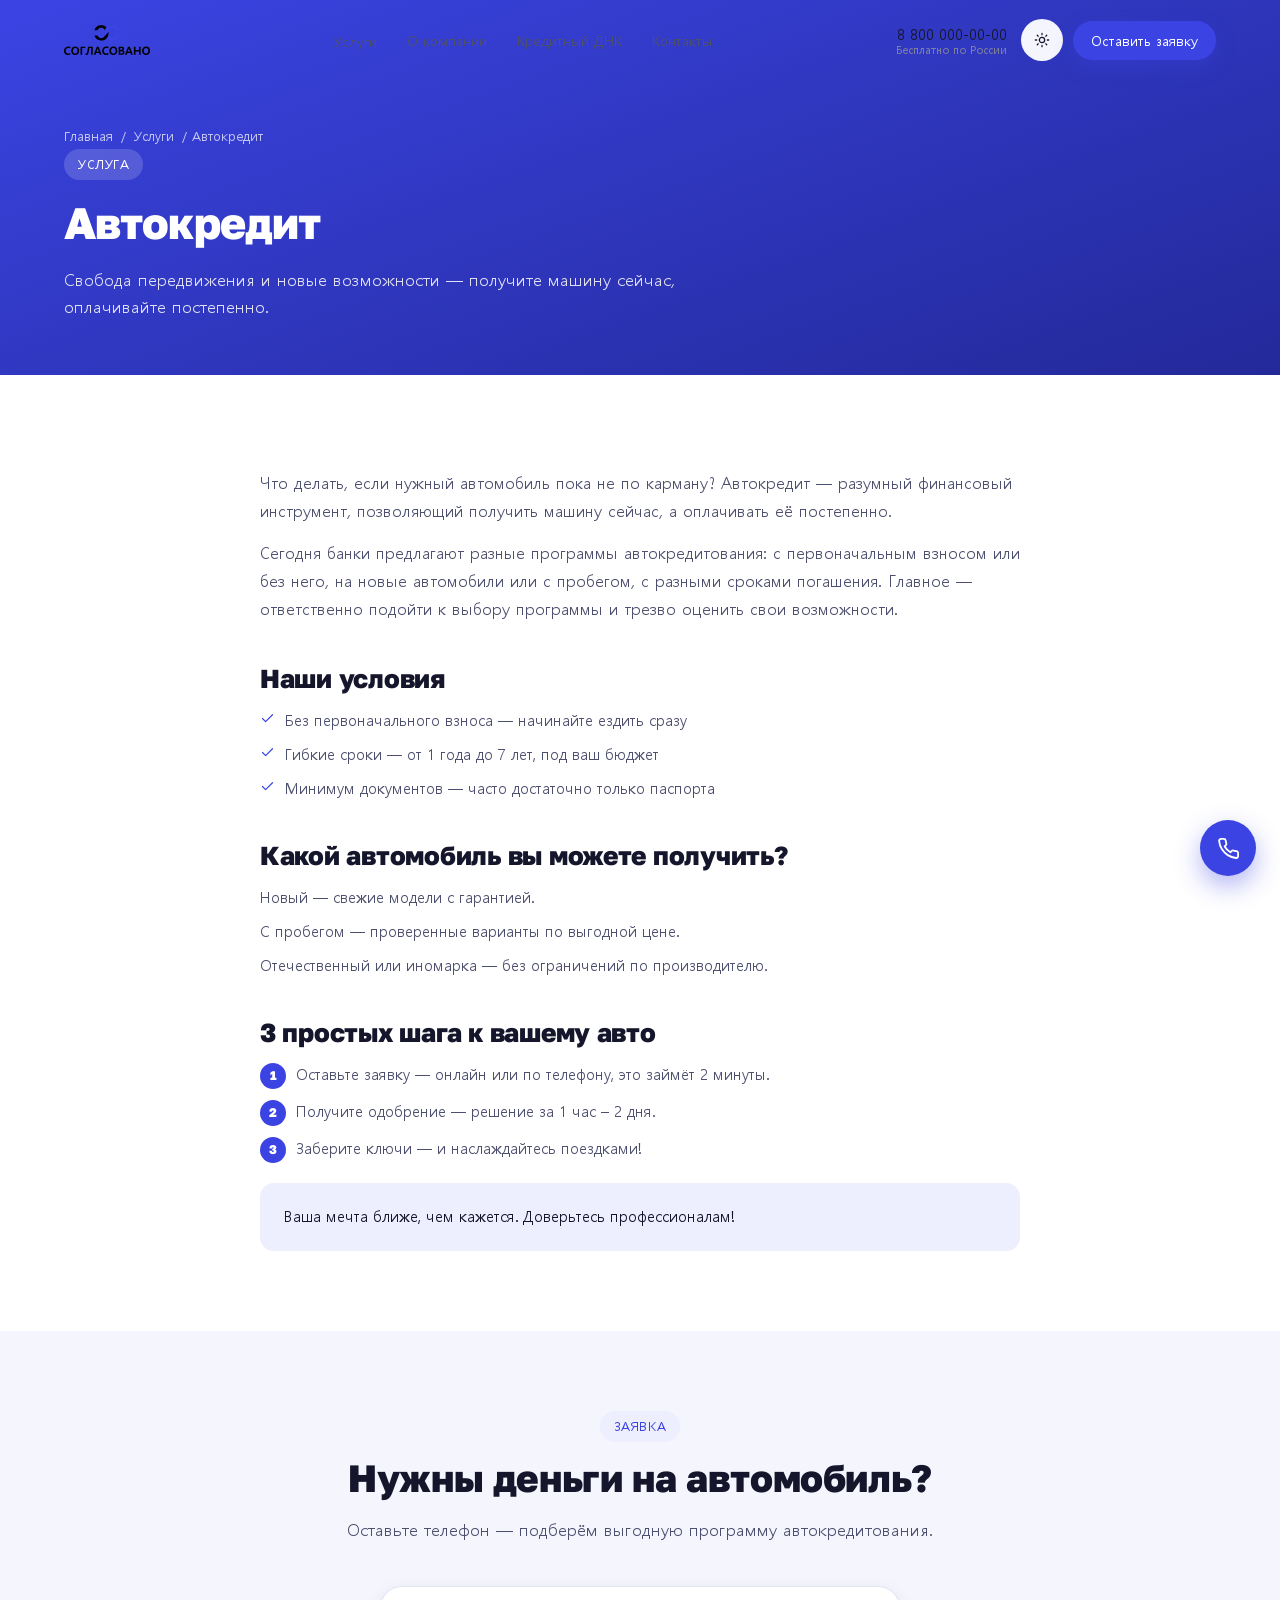
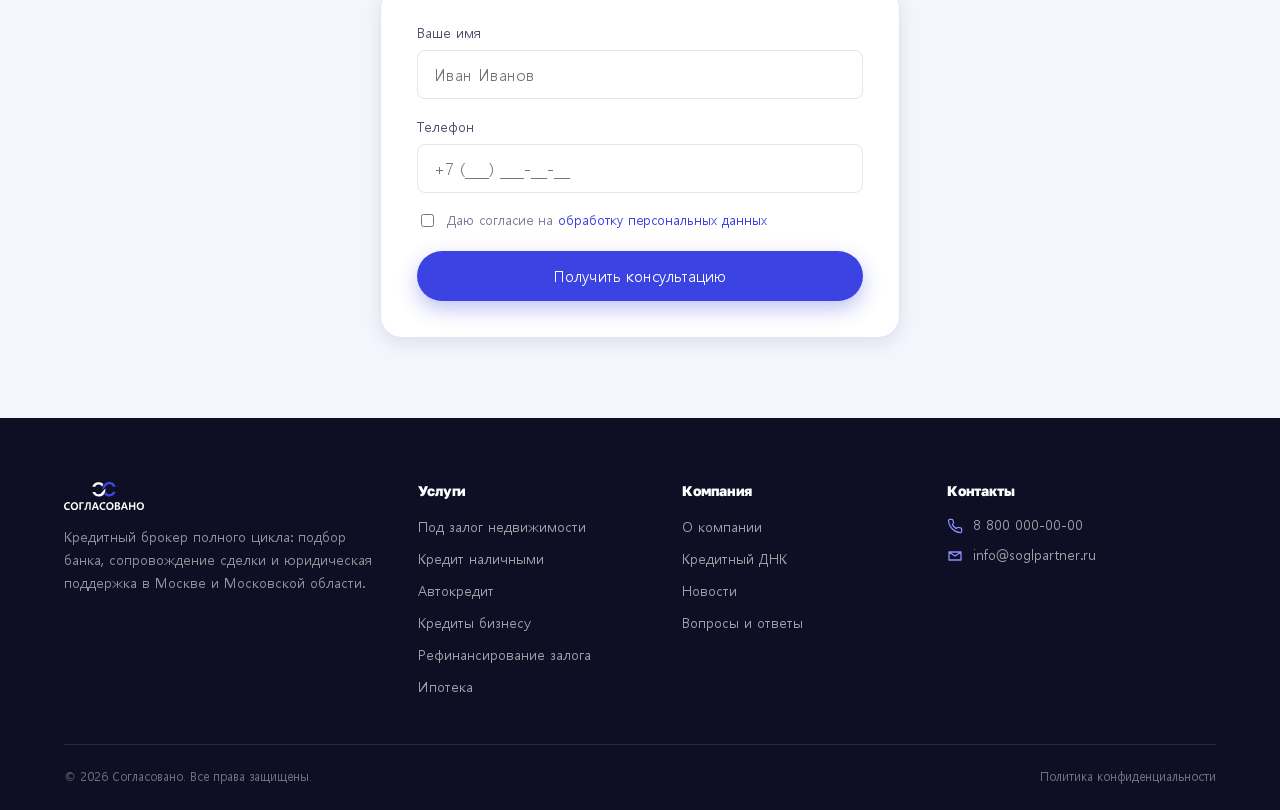
<file: products/auto.html>
<!doctype html>
<html lang="ru">
<head>
<meta charset="UTF-8">
<meta name="viewport" content="width=device-width, initial-scale=1">
<title>Автокредит — Согласовано</title>
<meta name="description" content="Автокредит без первоначального взноса, гибкие сроки от 1 года до 7 лет, минимум документов.">
<meta name="theme-color" content="#3b44e3">
<link rel="icon" href="../assets/img/logo.svg">
<link rel="stylesheet" href="../assets/css/styles.css">
</head>
<body>
<a class="skip-link" href="#main">Перейти к содержанию</a>
<div class="scroll-progress" id="scrollProgress"></div>

<header class="site-header plain-header" id="siteHeader">
  <div class="container">
    <a href="../index.html" class="brand" aria-label="На главную"><img class="logo-color" src="../assets/img/logo.svg" alt="Согласовано"></a>
    <nav class="nav-desktop" aria-label="Основная навигация">
      <div class="has-dropdown">
        <a href="../index.html#services">Услуги</a>
        <div class="dropdown">
          <a href="collateral.html">Кредит под залог недвижимости</a>
          <a href="cash.html">Кредит наличными</a>
          <a href="auto.html">Автокредит</a>
          <a href="business.html">Кредиты бизнесу</a>
          <a href="refinance.html">Рефинансирование залога</a>
          <a href="mortgage.html">Ипотека</a>
        </div>
      </div>
      <a href="../index.html#about">О компании</a>
      <a href="../quiz.html">Кредитный ДНК</a>
      <a href="../index.html#contacts">Контакты</a>
    </nav>
    <div class="header-actions">
      <div class="header-phone"><a href="tel:+78000000000">8 800 000-00-00</a><small>Бесплатно по России</small></div>
      <button class="theme-toggle" id="themeToggle" aria-label="Переключить тему">
        <svg class="icon icon-sun" viewBox="0 0 24 24"><circle cx="12" cy="12" r="4"/><path d="M12 2v2M12 20v2M4.9 4.9l1.4 1.4M17.7 17.7l1.4 1.4M2 12h2M20 12h2M4.9 19.1l1.4-1.4M17.7 6.3l1.4-1.4"/></svg>
        <svg class="icon icon-moon" viewBox="0 0 24 24"><path d="M21 12.8A9 9 0 1111.2 3a7 7 0 009.8 9.8z"/></svg>
      </button>
      <a href="#apply" class="btn btn-primary btn-sm header-apply-btn">Оставить заявку</a>
      <button class="menu-toggle" id="menuToggle" aria-label="Открыть меню"><svg class="icon" viewBox="0 0 24 24"><path d="M4 7h16M4 12h16M4 17h16"/></svg></button>
    </div>
  </div>
</header>

<div class="nav-mobile" id="navMobile">
  <div class="nav-mobile-top">
    <img src="../assets/img/logo.svg" alt="Согласовано" style="height:26px">
    <button class="menu-toggle" id="menuClose" style="background:var(--c-bg-alt);color:var(--c-text)"><svg class="icon" viewBox="0 0 24 24"><path d="M6 6l12 12M18 6L6 18"/></svg></button>
  </div>
  <a href="collateral.html">Под залог недвижимости</a>
  <a href="cash.html">Кредит наличными</a>
  <a href="auto.html">Автокредит</a>
  <a href="business.html">Кредиты бизнесу</a>
  <a href="refinance.html">Рефинансирование залога</a>
  <a href="mortgage.html">Ипотека</a>
  <a href="../index.html#about">О компании</a>
  <a href="../quiz.html">Кредитный ДНК</a>
  <a href="../index.html#contacts">Контакты</a>
  <a href="#apply" class="btn btn-primary btn-block mt-lg">Оставить заявку</a>
</div>

<main id="main">
  <section class="page-hero">
    <div class="container">
      <div class="breadcrumbs"><a href="../index.html">Главная</a> / <a href="../index.html#services">Услуги</a> / Автокредит</div>
      <span class="eyebrow">Услуга</span>
      <h1>Автокредит</h1>
      <p>Свобода передвижения и новые возможности — получите машину сейчас, оплачивайте постепенно.</p>
    </div>
  </section>

  <section>
    <div class="container">
      <div class="product-article">
        <p>Что делать, если нужный автомобиль пока не по карману? Автокредит — разумный финансовый инструмент, позволяющий получить машину сейчас, а оплачивать её постепенно.</p>
        <p>Сегодня банки предлагают разные программы автокредитования: с первоначальным взносом или без него, на новые автомобили или с пробегом, с разными сроками погашения. Главное — ответственно подойти к выбору программы и трезво оценить свои возможности.</p>

        <h2>Наши условия</h2>
        <ul>
          <li><svg class="icon" viewBox="0 0 24 24" width="18" height="18"><path d="M20 6L9 17l-5-5"/></svg>Без первоначального взноса — начинайте ездить сразу</li>
          <li><svg class="icon" viewBox="0 0 24 24" width="18" height="18"><path d="M20 6L9 17l-5-5"/></svg>Гибкие сроки — от 1 года до 7 лет, под ваш бюджет</li>
          <li><svg class="icon" viewBox="0 0 24 24" width="18" height="18"><path d="M20 6L9 17l-5-5"/></svg>Минимум документов — часто достаточно только паспорта</li>
        </ul>

        <h2>Какой автомобиль вы можете получить?</h2>
        <ul>
          <li><span>Новый — свежие модели с гарантией.</span></li>
          <li><span>С пробегом — проверенные варианты по выгодной цене.</span></li>
          <li><span>Отечественный или иномарка — без ограничений по производителю.</span></li>
        </ul>

        <h2>3 простых шага к вашему авто</h2>
        <ul>
          <li><span class="num-badge">1</span><span>Оставьте заявку — онлайн или по телефону, это займёт 2 минуты.</span></li>
          <li><span class="num-badge">2</span><span>Получите одобрение — решение за 1 час – 2 дня.</span></li>
          <li><span class="num-badge">3</span><span>Заберите ключи — и наслаждайтесь поездками!</span></li>
        </ul>
        <div class="callout">Ваша мечта ближе, чем кажется. Доверьтесь профессионалам!</div>
      </div>
    </div>
  </section>

  <section class="apply-section" id="apply">
    <div class="container">
      <div class="section-head center reveal">
        <span class="eyebrow">Заявка</span>
        <h2 class="section-title">Нужны деньги на автомобиль?</h2>
        <p class="section-lead">Оставьте телефон — подберём выгодную программу автокредитования.</p>
      </div>
      <div class="apply-card reveal">
        <form data-lead-form novalidate>
          <input type="hidden" name="service" value="Автокредит">
          <div class="form-row"><label for="pName">Ваше имя</label><input type="text" id="pName" name="name" placeholder="Иван Иванов"><div class="err">Введите имя</div></div>
          <div class="form-row"><label for="pPhone">Телефон</label><input type="tel" id="pPhone" name="phone" placeholder="+7 (___) ___-__-__"><div class="err">Введите корректный номер</div></div>
          <label class="consent"><input type="checkbox" name="consent"><span>Даю согласие на <a href="../privacy.html">обработку персональных данных</a></span></label>
          <div class="err consent-err" style="display:none; margin-top:8px;">Необходимо согласие на обработку данных</div>
          <button type="submit" class="btn btn-primary btn-block" style="margin-top:20px;">Получить консультацию</button>
        </form>
        <div class="form-success" style="display:none;">
          <div class="icon-wrap"><svg class="icon" viewBox="0 0 24 24"><path d="M20 6L9 17l-5-5"/></svg></div>
          <h3>Заявка отправлена!</h3>
          <p>Мы свяжемся с вами в ближайшее время.</p>
        </div>
      </div>
    </div>
  </section>
</main>

<footer class="site-footer" id="contacts">
  <div class="container">
    <div class="footer-grid">
      <div class="footer-brand">
        <img src="../assets/img/logo-white.svg" alt="Согласовано">
        <p>Кредитный брокер полного цикла: подбор банка, сопровождение сделки и юридическая поддержка в Москве и Московской области.</p>
      </div>
      <div class="footer-col">
        <h4>Услуги</h4>
        <ul>
          <li><a href="collateral.html">Под залог недвижимости</a></li>
          <li><a href="cash.html">Кредит наличными</a></li>
          <li><a href="auto.html">Автокредит</a></li>
          <li><a href="business.html">Кредиты бизнесу</a></li>
          <li><a href="refinance.html">Рефинансирование залога</a></li>
          <li><a href="mortgage.html">Ипотека</a></li>
        </ul>
      </div>
      <div class="footer-col">
        <h4>Компания</h4>
        <ul>
          <li><a href="../index.html#about">О компании</a></li>
          <li><a href="../quiz.html">Кредитный ДНК</a></li>
          <li><a href="../index.html#news">Новости</a></li>
          <li><a href="../index.html#faq">Вопросы и ответы</a></li>
        </ul>
      </div>
      <div class="footer-col">
        <h4>Контакты</h4>
        <ul class="footer-contact">
          <li><svg class="icon" viewBox="0 0 24 24"><path d="M22 16.9v3a2 2 0 01-2.2 2 19.8 19.8 0 01-8.6-3 19.5 19.5 0 01-6-6 19.8 19.8 0 01-3-8.7A2 2 0 014.1 2h3a2 2 0 012 1.7c.1.9.3 1.8.6 2.7a2 2 0 01-.4 2.1L8 9.9a16 16 0 006 6l1.4-1.4a2 2 0 012.1-.4c.9.3 1.8.5 2.7.6a2 2 0 011.8 2.2z"/></svg><span>8 800 000-00-00</span></li>
          <li><svg class="icon" viewBox="0 0 24 24"><path d="M3 6l9 6 9-6M3 6h18v12H3z"/></svg><span>info@soglpartner.ru</span></li>
        </ul>
      </div>
    </div>
    <div class="footer-bottom">
      <span>© <span id="year"></span> Согласовано. Все права защищены.</span>
      <div class="footer-legal"><a href="../privacy.html">Политика конфиденциальности</a></div>
    </div>
  </div>
</footer>

<div class="float-cta">
  <button class="float-btn" id="backToTop" aria-label="Наверх"><svg class="icon" viewBox="0 0 24 24"><path d="M12 19V5M5 12l7-7 7 7"/></svg></button>
  <a href="tel:+78000000000" class="float-btn" aria-label="Позвонить"><svg class="icon" viewBox="0 0 24 24"><path d="M22 16.9v3a2 2 0 01-2.2 2 19.8 19.8 0 01-8.6-3 19.5 19.5 0 01-6-6 19.8 19.8 0 01-3-8.7A2 2 0 014.1 2h3a2 2 0 012 1.7c.1.9.3 1.8.6 2.7a2 2 0 01-.4 2.1L8 9.9a16 16 0 006 6l1.4-1.4a2 2 0 012.1-.4c.9.3 1.8.5 2.7.6a2 2 0 011.8 2.2z"/></svg></a>
</div>

<script src="../assets/js/main.js"></script>
</body>
</html>
</file>
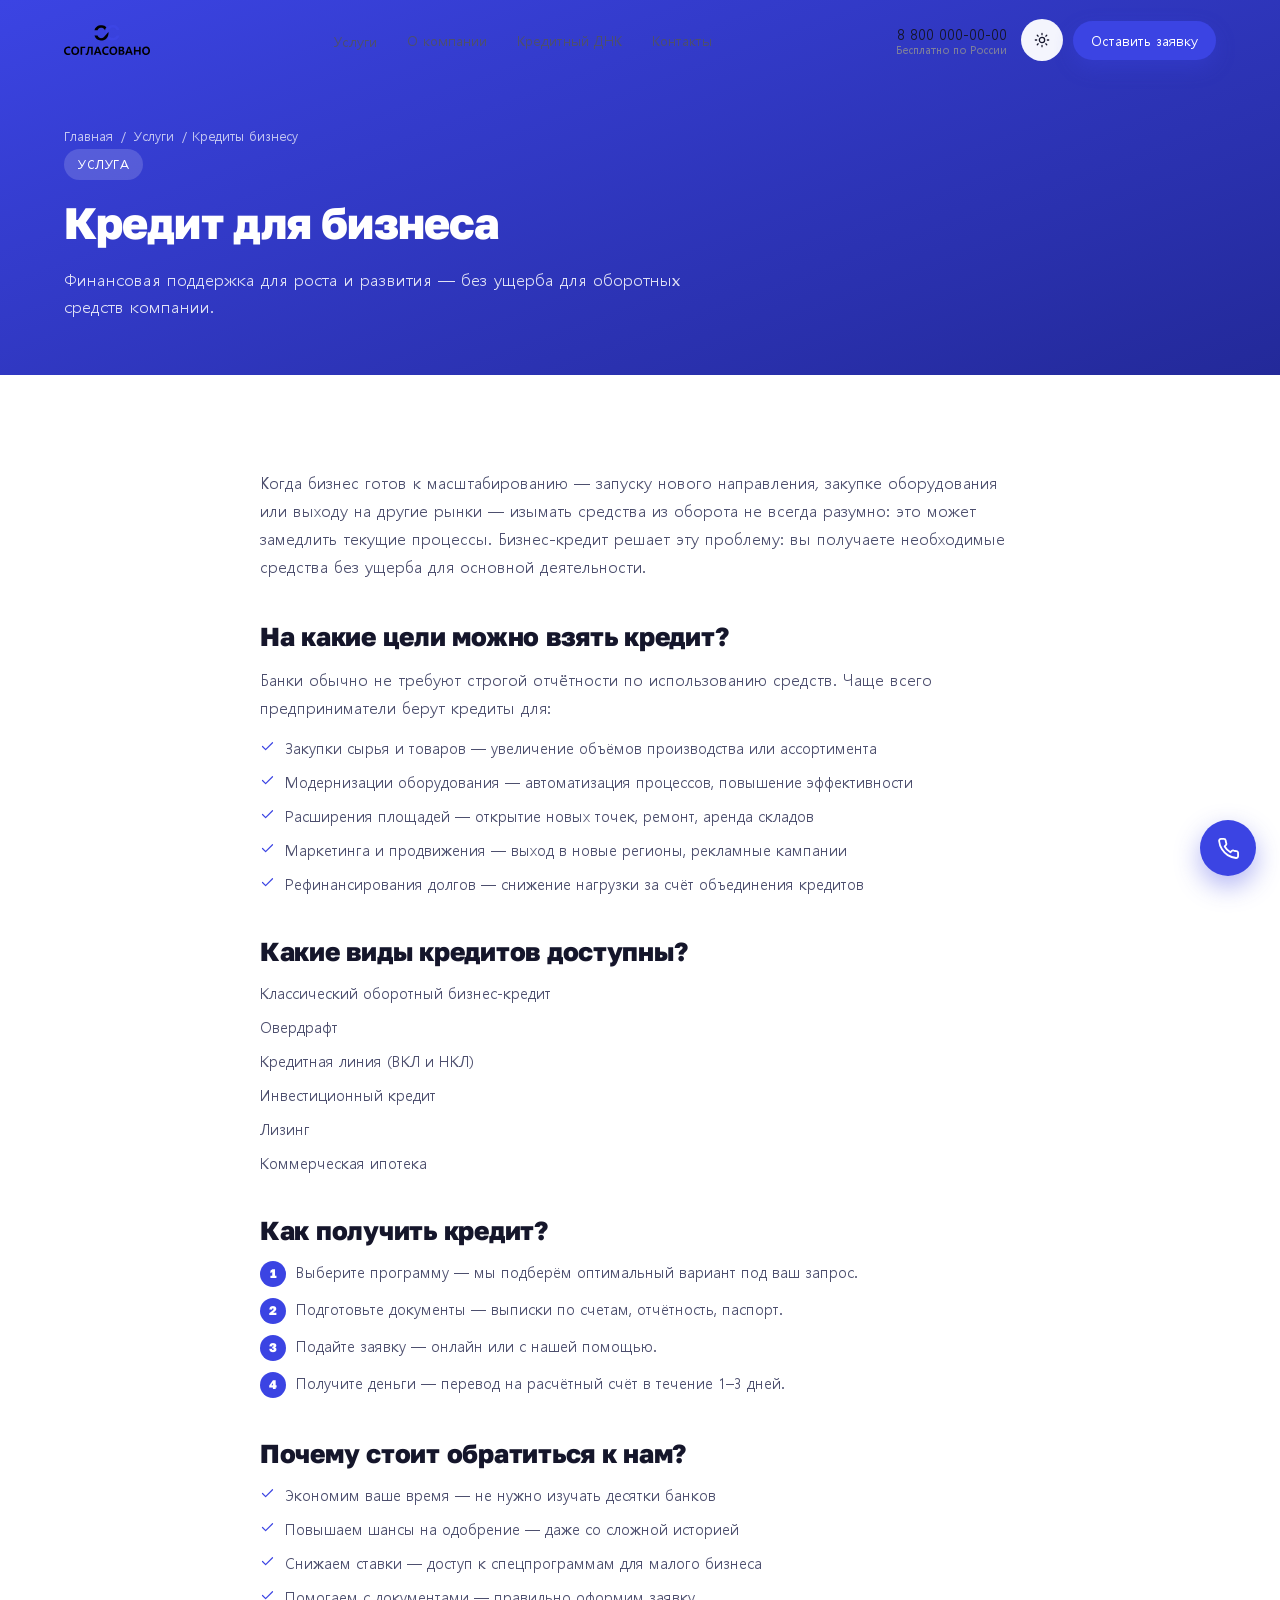
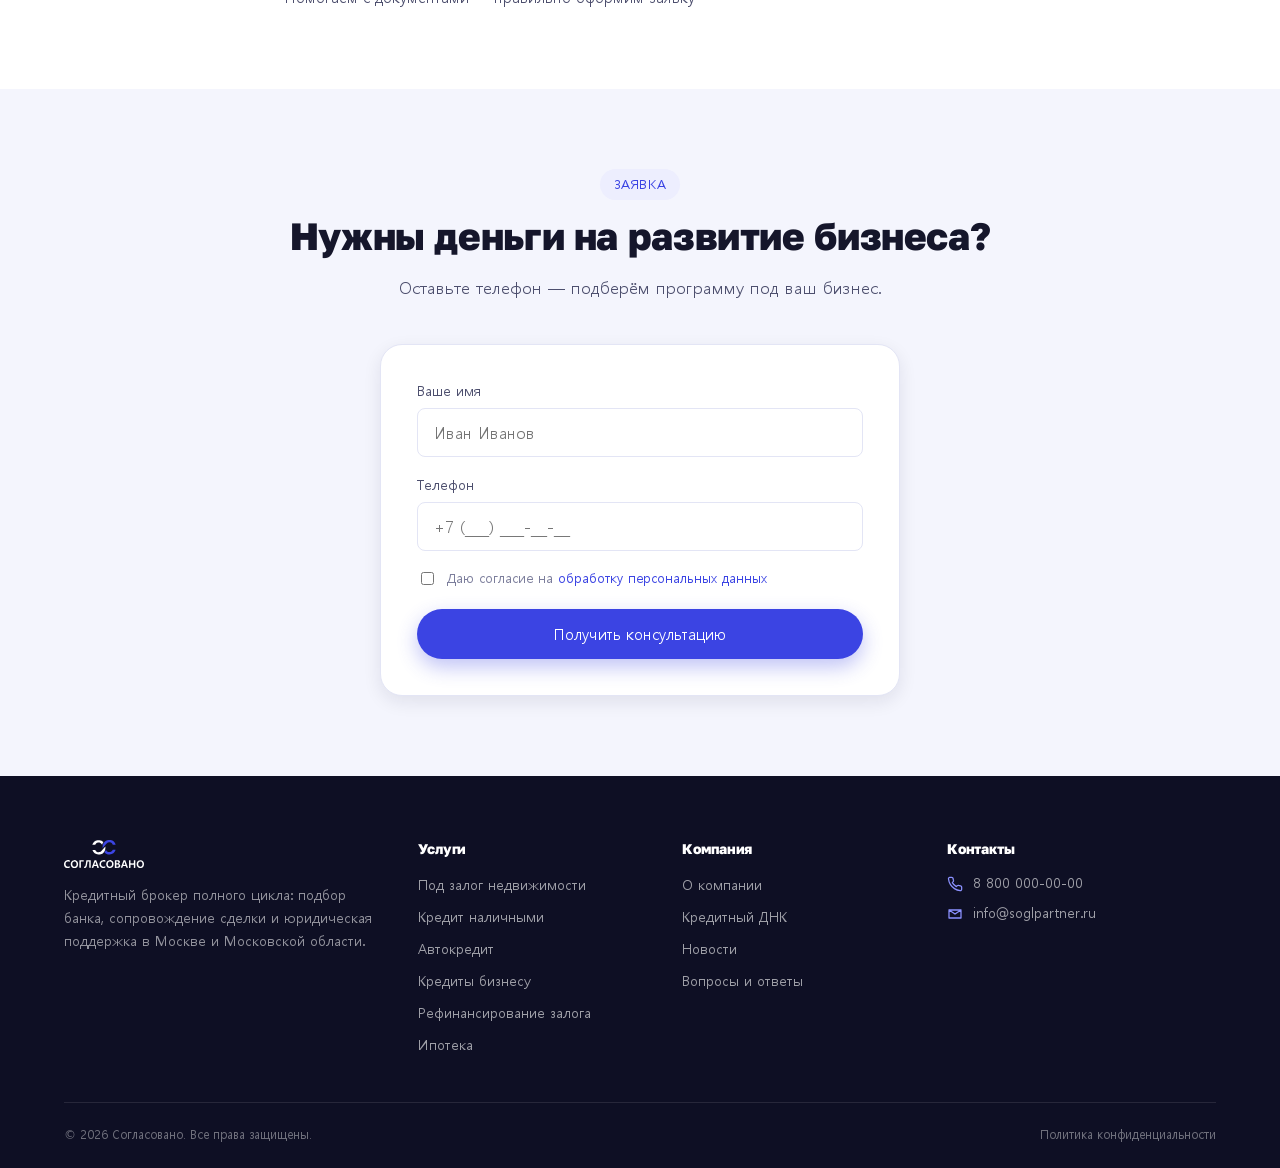
<file: products/business.html>
<!doctype html>
<html lang="ru">
<head>
<meta charset="UTF-8">
<meta name="viewport" content="width=device-width, initial-scale=1">
<title>Кредиты бизнесу — Согласовано</title>
<meta name="description" content="Кредит для бизнеса: оборотные средства, лизинг, коммерческая ипотека и рефинансирование долгов.">
<meta name="theme-color" content="#3b44e3">
<link rel="icon" href="../assets/img/logo.svg">
<link rel="stylesheet" href="../assets/css/styles.css">
</head>
<body>
<a class="skip-link" href="#main">Перейти к содержанию</a>
<div class="scroll-progress" id="scrollProgress"></div>

<header class="site-header plain-header" id="siteHeader">
  <div class="container">
    <a href="../index.html" class="brand" aria-label="На главную"><img class="logo-color" src="../assets/img/logo.svg" alt="Согласовано"></a>
    <nav class="nav-desktop" aria-label="Основная навигация">
      <div class="has-dropdown">
        <a href="../index.html#services">Услуги</a>
        <div class="dropdown">
          <a href="collateral.html">Кредит под залог недвижимости</a>
          <a href="cash.html">Кредит наличными</a>
          <a href="auto.html">Автокредит</a>
          <a href="business.html">Кредиты бизнесу</a>
          <a href="refinance.html">Рефинансирование залога</a>
          <a href="mortgage.html">Ипотека</a>
        </div>
      </div>
      <a href="../index.html#about">О компании</a>
      <a href="../quiz.html">Кредитный ДНК</a>
      <a href="../index.html#contacts">Контакты</a>
    </nav>
    <div class="header-actions">
      <div class="header-phone"><a href="tel:+78000000000">8 800 000-00-00</a><small>Бесплатно по России</small></div>
      <button class="theme-toggle" id="themeToggle" aria-label="Переключить тему">
        <svg class="icon icon-sun" viewBox="0 0 24 24"><circle cx="12" cy="12" r="4"/><path d="M12 2v2M12 20v2M4.9 4.9l1.4 1.4M17.7 17.7l1.4 1.4M2 12h2M20 12h2M4.9 19.1l1.4-1.4M17.7 6.3l1.4-1.4"/></svg>
        <svg class="icon icon-moon" viewBox="0 0 24 24"><path d="M21 12.8A9 9 0 1111.2 3a7 7 0 009.8 9.8z"/></svg>
      </button>
      <a href="#apply" class="btn btn-primary btn-sm header-apply-btn">Оставить заявку</a>
      <button class="menu-toggle" id="menuToggle" aria-label="Открыть меню"><svg class="icon" viewBox="0 0 24 24"><path d="M4 7h16M4 12h16M4 17h16"/></svg></button>
    </div>
  </div>
</header>

<div class="nav-mobile" id="navMobile">
  <div class="nav-mobile-top">
    <img src="../assets/img/logo.svg" alt="Согласовано" style="height:26px">
    <button class="menu-toggle" id="menuClose" style="background:var(--c-bg-alt);color:var(--c-text)"><svg class="icon" viewBox="0 0 24 24"><path d="M6 6l12 12M18 6L6 18"/></svg></button>
  </div>
  <a href="collateral.html">Под залог недвижимости</a>
  <a href="cash.html">Кредит наличными</a>
  <a href="auto.html">Автокредит</a>
  <a href="business.html">Кредиты бизнесу</a>
  <a href="refinance.html">Рефинансирование залога</a>
  <a href="mortgage.html">Ипотека</a>
  <a href="../index.html#about">О компании</a>
  <a href="../quiz.html">Кредитный ДНК</a>
  <a href="../index.html#contacts">Контакты</a>
  <a href="#apply" class="btn btn-primary btn-block mt-lg">Оставить заявку</a>
</div>

<main id="main">
  <section class="page-hero">
    <div class="container">
      <div class="breadcrumbs"><a href="../index.html">Главная</a> / <a href="../index.html#services">Услуги</a> / Кредиты бизнесу</div>
      <span class="eyebrow">Услуга</span>
      <h1>Кредит для бизнеса</h1>
      <p>Финансовая поддержка для роста и развития — без ущерба для оборотных средств компании.</p>
    </div>
  </section>

  <section>
    <div class="container">
      <div class="product-article">
        <p>Когда бизнес готов к масштабированию — запуску нового направления, закупке оборудования или выходу на другие рынки — изымать средства из оборота не всегда разумно: это может замедлить текущие процессы. Бизнес-кредит решает эту проблему: вы получаете необходимые средства без ущерба для основной деятельности.</p>

        <h2>На какие цели можно взять кредит?</h2>
        <p>Банки обычно не требуют строгой отчётности по использованию средств. Чаще всего предприниматели берут кредиты для:</p>
        <ul>
          <li><svg class="icon" viewBox="0 0 24 24" width="18" height="18"><path d="M20 6L9 17l-5-5"/></svg>Закупки сырья и товаров — увеличение объёмов производства или ассортимента</li>
          <li><svg class="icon" viewBox="0 0 24 24" width="18" height="18"><path d="M20 6L9 17l-5-5"/></svg>Модернизации оборудования — автоматизация процессов, повышение эффективности</li>
          <li><svg class="icon" viewBox="0 0 24 24" width="18" height="18"><path d="M20 6L9 17l-5-5"/></svg>Расширения площадей — открытие новых точек, ремонт, аренда складов</li>
          <li><svg class="icon" viewBox="0 0 24 24" width="18" height="18"><path d="M20 6L9 17l-5-5"/></svg>Маркетинга и продвижения — выход в новые регионы, рекламные кампании</li>
          <li><svg class="icon" viewBox="0 0 24 24" width="18" height="18"><path d="M20 6L9 17l-5-5"/></svg>Рефинансирования долгов — снижение нагрузки за счёт объединения кредитов</li>
        </ul>

        <h2>Какие виды кредитов доступны?</h2>
        <ul>
          <li><span>Классический оборотный бизнес-кредит</span></li>
          <li><span>Овердрафт</span></li>
          <li><span>Кредитная линия (ВКЛ и НКЛ)</span></li>
          <li><span>Инвестиционный кредит</span></li>
          <li><span>Лизинг</span></li>
          <li><span>Коммерческая ипотека</span></li>
        </ul>

        <h2>Как получить кредит?</h2>
        <ul>
          <li><span class="num-badge">1</span><span>Выберите программу — мы подберём оптимальный вариант под ваш запрос.</span></li>
          <li><span class="num-badge">2</span><span>Подготовьте документы — выписки по счетам, отчётность, паспорт.</span></li>
          <li><span class="num-badge">3</span><span>Подайте заявку — онлайн или с нашей помощью.</span></li>
          <li><span class="num-badge">4</span><span>Получите деньги — перевод на расчётный счёт в течение 1–3 дней.</span></li>
        </ul>

        <h2>Почему стоит обратиться к нам?</h2>
        <ul>
          <li><svg class="icon" viewBox="0 0 24 24" width="18" height="18"><path d="M20 6L9 17l-5-5"/></svg>Экономим ваше время — не нужно изучать десятки банков</li>
          <li><svg class="icon" viewBox="0 0 24 24" width="18" height="18"><path d="M20 6L9 17l-5-5"/></svg>Повышаем шансы на одобрение — даже со сложной историей</li>
          <li><svg class="icon" viewBox="0 0 24 24" width="18" height="18"><path d="M20 6L9 17l-5-5"/></svg>Снижаем ставки — доступ к спецпрограммам для малого бизнеса</li>
          <li><svg class="icon" viewBox="0 0 24 24" width="18" height="18"><path d="M20 6L9 17l-5-5"/></svg>Помогаем с документами — правильно оформим заявку</li>
        </ul>
      </div>
    </div>
  </section>

  <section class="apply-section" id="apply">
    <div class="container">
      <div class="section-head center reveal">
        <span class="eyebrow">Заявка</span>
        <h2 class="section-title">Нужны деньги на развитие бизнеса?</h2>
        <p class="section-lead">Оставьте телефон — подберём программу под ваш бизнес.</p>
      </div>
      <div class="apply-card reveal">
        <form data-lead-form novalidate>
          <input type="hidden" name="service" value="Кредит бизнесу">
          <div class="form-row"><label for="pName">Ваше имя</label><input type="text" id="pName" name="name" placeholder="Иван Иванов"><div class="err">Введите имя</div></div>
          <div class="form-row"><label for="pPhone">Телефон</label><input type="tel" id="pPhone" name="phone" placeholder="+7 (___) ___-__-__"><div class="err">Введите корректный номер</div></div>
          <label class="consent"><input type="checkbox" name="consent"><span>Даю согласие на <a href="../privacy.html">обработку персональных данных</a></span></label>
          <div class="err consent-err" style="display:none; margin-top:8px;">Необходимо согласие на обработку данных</div>
          <button type="submit" class="btn btn-primary btn-block" style="margin-top:20px;">Получить консультацию</button>
        </form>
        <div class="form-success" style="display:none;">
          <div class="icon-wrap"><svg class="icon" viewBox="0 0 24 24"><path d="M20 6L9 17l-5-5"/></svg></div>
          <h3>Заявка отправлена!</h3>
          <p>Мы свяжемся с вами в ближайшее время.</p>
        </div>
      </div>
    </div>
  </section>
</main>

<footer class="site-footer" id="contacts">
  <div class="container">
    <div class="footer-grid">
      <div class="footer-brand">
        <img src="../assets/img/logo-white.svg" alt="Согласовано">
        <p>Кредитный брокер полного цикла: подбор банка, сопровождение сделки и юридическая поддержка в Москве и Московской области.</p>
      </div>
      <div class="footer-col">
        <h4>Услуги</h4>
        <ul>
          <li><a href="collateral.html">Под залог недвижимости</a></li>
          <li><a href="cash.html">Кредит наличными</a></li>
          <li><a href="auto.html">Автокредит</a></li>
          <li><a href="business.html">Кредиты бизнесу</a></li>
          <li><a href="refinance.html">Рефинансирование залога</a></li>
          <li><a href="mortgage.html">Ипотека</a></li>
        </ul>
      </div>
      <div class="footer-col">
        <h4>Компания</h4>
        <ul>
          <li><a href="../index.html#about">О компании</a></li>
          <li><a href="../quiz.html">Кредитный ДНК</a></li>
          <li><a href="../index.html#news">Новости</a></li>
          <li><a href="../index.html#faq">Вопросы и ответы</a></li>
        </ul>
      </div>
      <div class="footer-col">
        <h4>Контакты</h4>
        <ul class="footer-contact">
          <li><svg class="icon" viewBox="0 0 24 24"><path d="M22 16.9v3a2 2 0 01-2.2 2 19.8 19.8 0 01-8.6-3 19.5 19.5 0 01-6-6 19.8 19.8 0 01-3-8.7A2 2 0 014.1 2h3a2 2 0 012 1.7c.1.9.3 1.8.6 2.7a2 2 0 01-.4 2.1L8 9.9a16 16 0 006 6l1.4-1.4a2 2 0 012.1-.4c.9.3 1.8.5 2.7.6a2 2 0 011.8 2.2z"/></svg><span>8 800 000-00-00</span></li>
          <li><svg class="icon" viewBox="0 0 24 24"><path d="M3 6l9 6 9-6M3 6h18v12H3z"/></svg><span>info@soglpartner.ru</span></li>
        </ul>
      </div>
    </div>
    <div class="footer-bottom">
      <span>© <span id="year"></span> Согласовано. Все права защищены.</span>
      <div class="footer-legal"><a href="../privacy.html">Политика конфиденциальности</a></div>
    </div>
  </div>
</footer>

<div class="float-cta">
  <button class="float-btn" id="backToTop" aria-label="Наверх"><svg class="icon" viewBox="0 0 24 24"><path d="M12 19V5M5 12l7-7 7 7"/></svg></button>
  <a href="tel:+78000000000" class="float-btn" aria-label="Позвонить"><svg class="icon" viewBox="0 0 24 24"><path d="M22 16.9v3a2 2 0 01-2.2 2 19.8 19.8 0 01-8.6-3 19.5 19.5 0 01-6-6 19.8 19.8 0 01-3-8.7A2 2 0 014.1 2h3a2 2 0 012 1.7c.1.9.3 1.8.6 2.7a2 2 0 01-.4 2.1L8 9.9a16 16 0 006 6l1.4-1.4a2 2 0 012.1-.4c.9.3 1.8.5 2.7.6a2 2 0 011.8 2.2z"/></svg></a>
</div>

<script src="../assets/js/main.js"></script>
</body>
</html>
</file>
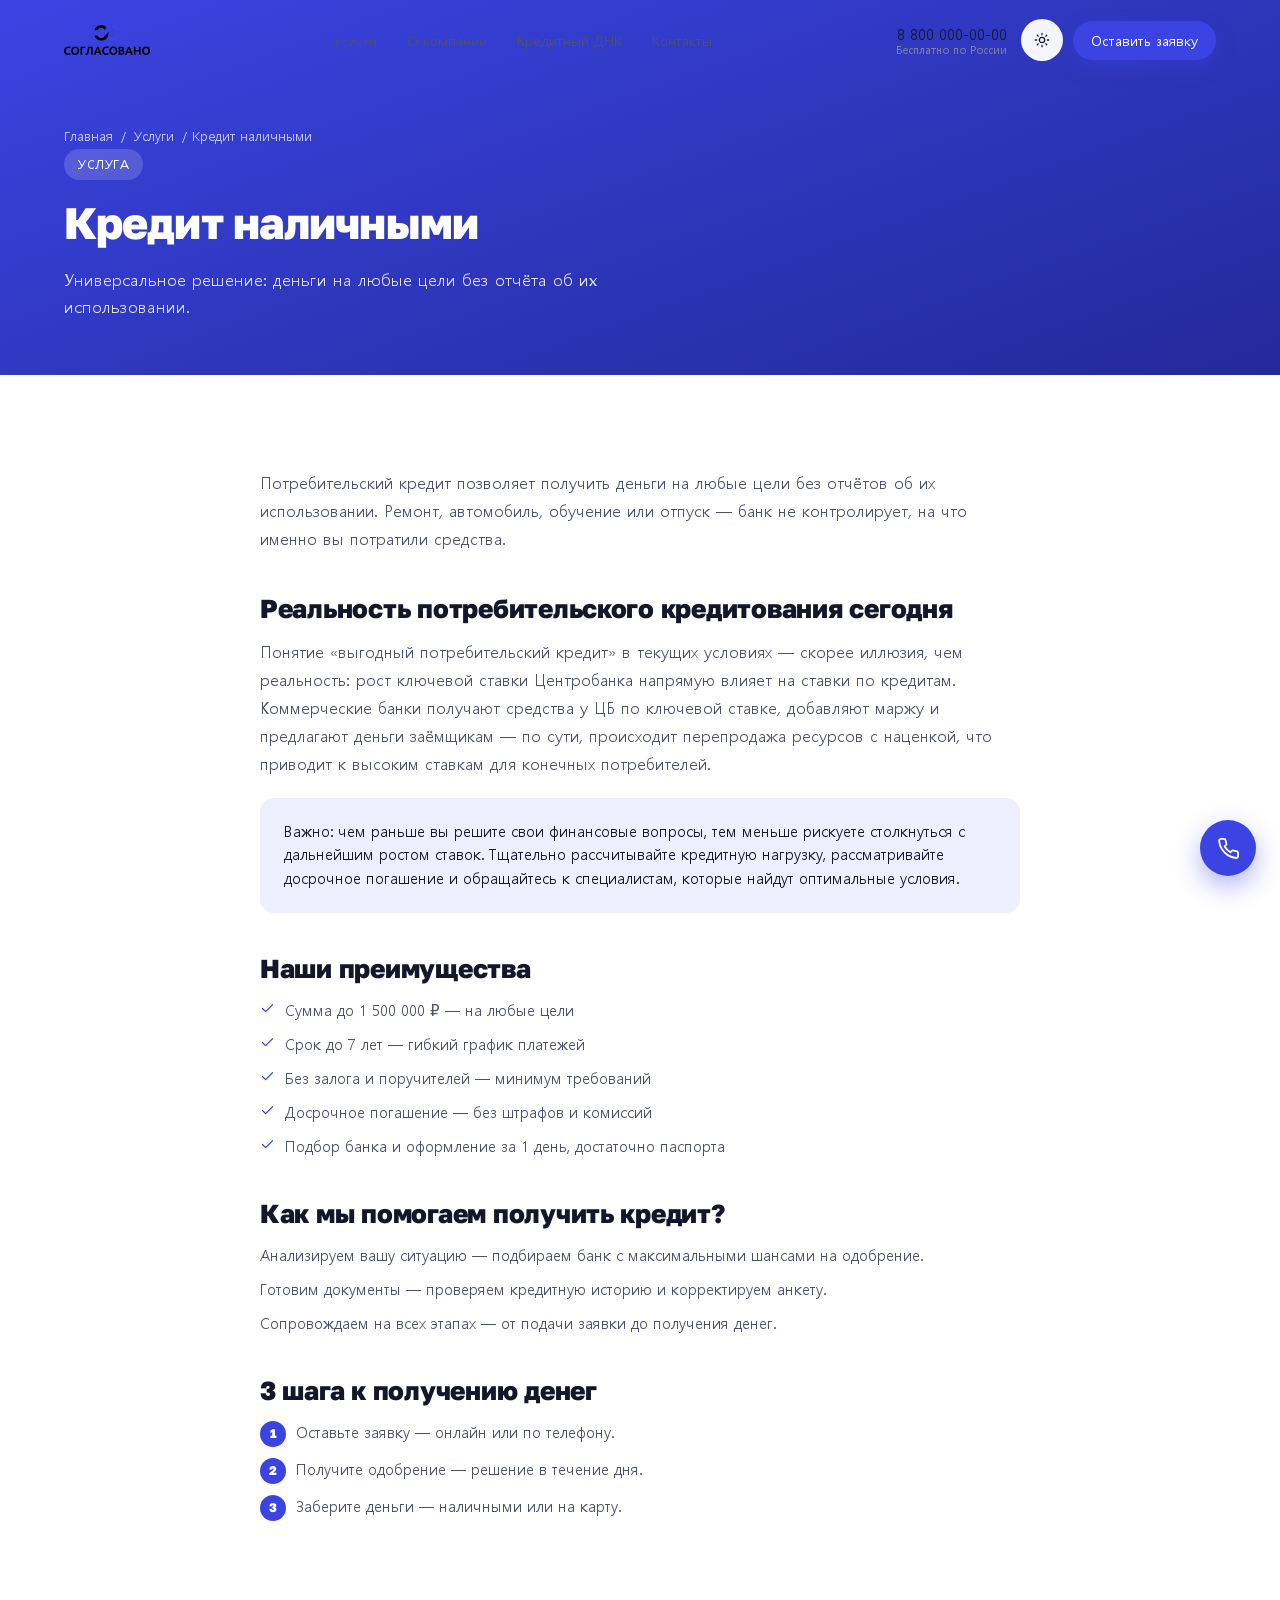
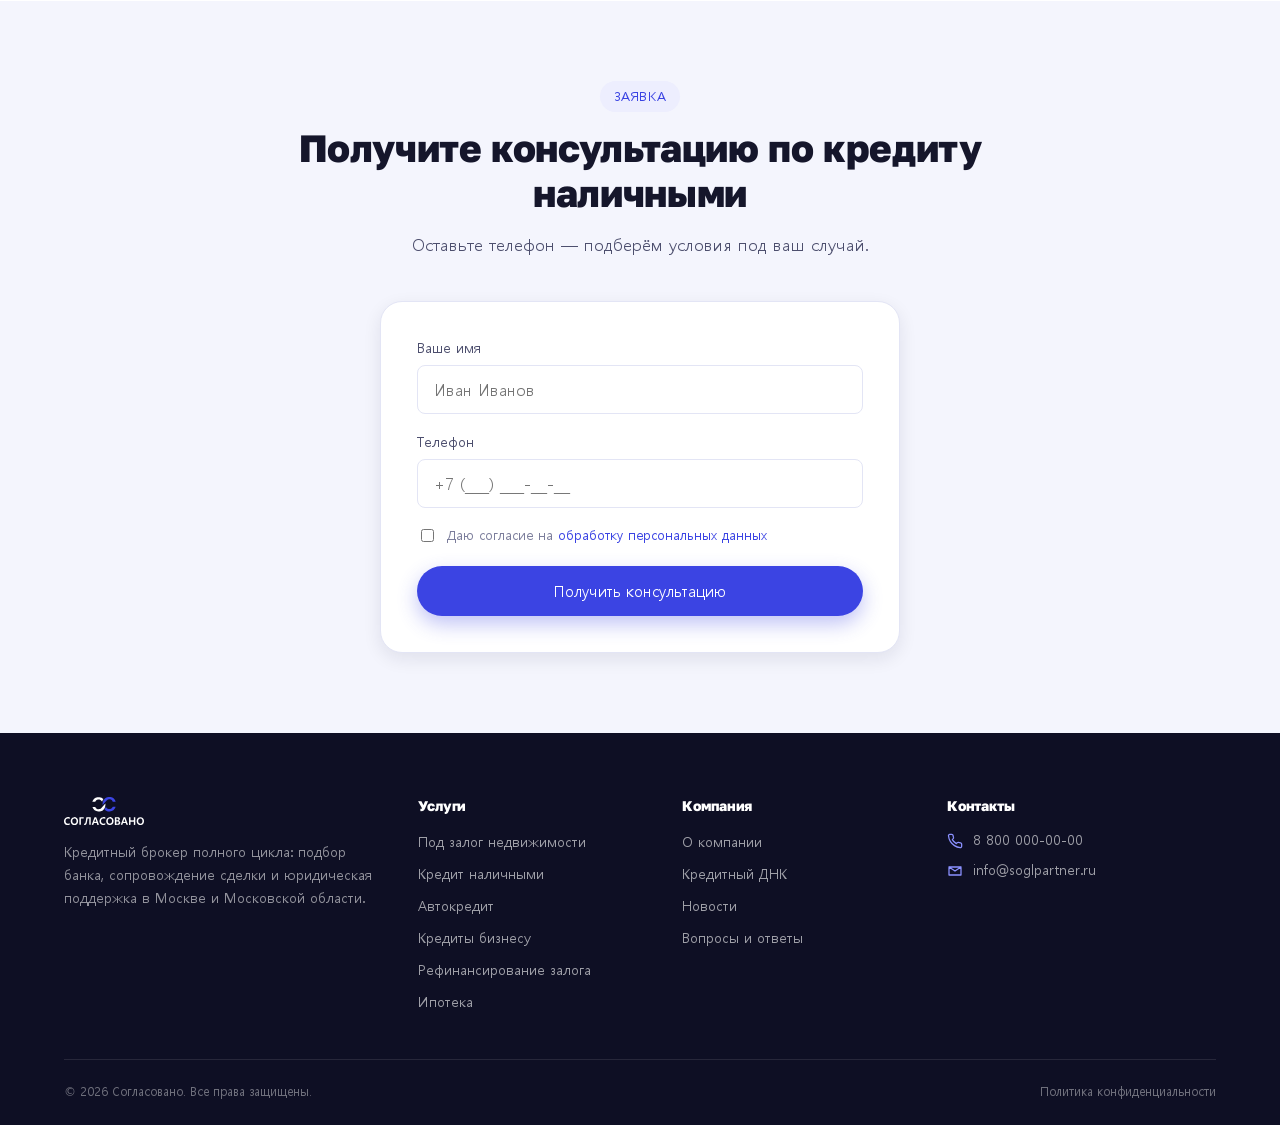
<file: products/cash.html>
<!doctype html>
<html lang="ru">
<head>
<meta charset="UTF-8">
<meta name="viewport" content="width=device-width, initial-scale=1">
<title>Кредит наличными — Согласовано</title>
<meta name="description" content="Потребительский кредит на любые цели без залога и поручителей. Оформление за 1 день, без справок о доходах.">
<meta name="theme-color" content="#3b44e3">
<link rel="icon" href="../assets/img/logo.svg">
<link rel="stylesheet" href="../assets/css/styles.css">
</head>
<body>
<a class="skip-link" href="#main">Перейти к содержанию</a>
<div class="scroll-progress" id="scrollProgress"></div>

<header class="site-header plain-header" id="siteHeader">
  <div class="container">
    <a href="../index.html" class="brand" aria-label="На главную"><img class="logo-color" src="../assets/img/logo.svg" alt="Согласовано"></a>
    <nav class="nav-desktop" aria-label="Основная навигация">
      <div class="has-dropdown">
        <a href="../index.html#services">Услуги</a>
        <div class="dropdown">
          <a href="collateral.html">Кредит под залог недвижимости</a>
          <a href="cash.html">Кредит наличными</a>
          <a href="auto.html">Автокредит</a>
          <a href="business.html">Кредиты бизнесу</a>
          <a href="refinance.html">Рефинансирование залога</a>
          <a href="mortgage.html">Ипотека</a>
        </div>
      </div>
      <a href="../index.html#about">О компании</a>
      <a href="../quiz.html">Кредитный ДНК</a>
      <a href="../index.html#contacts">Контакты</a>
    </nav>
    <div class="header-actions">
      <div class="header-phone"><a href="tel:+78000000000">8 800 000-00-00</a><small>Бесплатно по России</small></div>
      <button class="theme-toggle" id="themeToggle" aria-label="Переключить тему">
        <svg class="icon icon-sun" viewBox="0 0 24 24"><circle cx="12" cy="12" r="4"/><path d="M12 2v2M12 20v2M4.9 4.9l1.4 1.4M17.7 17.7l1.4 1.4M2 12h2M20 12h2M4.9 19.1l1.4-1.4M17.7 6.3l1.4-1.4"/></svg>
        <svg class="icon icon-moon" viewBox="0 0 24 24"><path d="M21 12.8A9 9 0 1111.2 3a7 7 0 009.8 9.8z"/></svg>
      </button>
      <a href="#apply" class="btn btn-primary btn-sm header-apply-btn">Оставить заявку</a>
      <button class="menu-toggle" id="menuToggle" aria-label="Открыть меню"><svg class="icon" viewBox="0 0 24 24"><path d="M4 7h16M4 12h16M4 17h16"/></svg></button>
    </div>
  </div>
</header>

<div class="nav-mobile" id="navMobile">
  <div class="nav-mobile-top">
    <img src="../assets/img/logo.svg" alt="Согласовано" style="height:26px">
    <button class="menu-toggle" id="menuClose" style="background:var(--c-bg-alt);color:var(--c-text)"><svg class="icon" viewBox="0 0 24 24"><path d="M6 6l12 12M18 6L6 18"/></svg></button>
  </div>
  <a href="collateral.html">Под залог недвижимости</a>
  <a href="cash.html">Кредит наличными</a>
  <a href="auto.html">Автокредит</a>
  <a href="business.html">Кредиты бизнесу</a>
  <a href="refinance.html">Рефинансирование залога</a>
  <a href="mortgage.html">Ипотека</a>
  <a href="../index.html#about">О компании</a>
  <a href="../quiz.html">Кредитный ДНК</a>
  <a href="../index.html#contacts">Контакты</a>
  <a href="#apply" class="btn btn-primary btn-block mt-lg">Оставить заявку</a>
</div>

<main id="main">
  <section class="page-hero">
    <div class="container">
      <div class="breadcrumbs"><a href="../index.html">Главная</a> / <a href="../index.html#services">Услуги</a> / Кредит наличными</div>
      <span class="eyebrow">Услуга</span>
      <h1>Кредит наличными</h1>
      <p>Универсальное решение: деньги на любые цели без отчёта об их использовании.</p>
    </div>
  </section>

  <section>
    <div class="container">
      <div class="product-article">
        <p>Потребительский кредит позволяет получить деньги на любые цели без отчётов об их использовании. Ремонт, автомобиль, обучение или отпуск — банк не контролирует, на что именно вы потратили средства.</p>

        <h2>Реальность потребительского кредитования сегодня</h2>
        <p>Понятие «выгодный потребительский кредит» в текущих условиях — скорее иллюзия, чем реальность: рост ключевой ставки Центробанка напрямую влияет на ставки по кредитам. Коммерческие банки получают средства у ЦБ по ключевой ставке, добавляют маржу и предлагают деньги заёмщикам — по сути, происходит перепродажа ресурсов с наценкой, что приводит к высоким ставкам для конечных потребителей.</p>
        <div class="callout">Важно: чем раньше вы решите свои финансовые вопросы, тем меньше рискуете столкнуться с дальнейшим ростом ставок. Тщательно рассчитывайте кредитную нагрузку, рассматривайте досрочное погашение и обращайтесь к специалистам, которые найдут оптимальные условия.</div>

        <h2>Наши преимущества</h2>
        <ul>
          <li><svg class="icon" viewBox="0 0 24 24" width="18" height="18"><path d="M20 6L9 17l-5-5"/></svg>Сумма до 1 500 000 ₽ — на любые цели</li>
          <li><svg class="icon" viewBox="0 0 24 24" width="18" height="18"><path d="M20 6L9 17l-5-5"/></svg>Срок до 7 лет — гибкий график платежей</li>
          <li><svg class="icon" viewBox="0 0 24 24" width="18" height="18"><path d="M20 6L9 17l-5-5"/></svg>Без залога и поручителей — минимум требований</li>
          <li><svg class="icon" viewBox="0 0 24 24" width="18" height="18"><path d="M20 6L9 17l-5-5"/></svg>Досрочное погашение — без штрафов и комиссий</li>
          <li><svg class="icon" viewBox="0 0 24 24" width="18" height="18"><path d="M20 6L9 17l-5-5"/></svg>Подбор банка и оформление за 1 день, достаточно паспорта</li>
        </ul>

        <h2>Как мы помогаем получить кредит?</h2>
        <ul>
          <li><span>Анализируем вашу ситуацию — подбираем банк с максимальными шансами на одобрение.</span></li>
          <li><span>Готовим документы — проверяем кредитную историю и корректируем анкету.</span></li>
          <li><span>Сопровождаем на всех этапах — от подачи заявки до получения денег.</span></li>
        </ul>

        <h2>3 шага к получению денег</h2>
        <ul>
          <li><span class="num-badge">1</span><span>Оставьте заявку — онлайн или по телефону.</span></li>
          <li><span class="num-badge">2</span><span>Получите одобрение — решение в течение дня.</span></li>
          <li><span class="num-badge">3</span><span>Заберите деньги — наличными или на карту.</span></li>
        </ul>
      </div>
    </div>
  </section>

  <section class="apply-section" id="apply">
    <div class="container">
      <div class="section-head center reveal">
        <span class="eyebrow">Заявка</span>
        <h2 class="section-title">Получите консультацию по кредиту наличными</h2>
        <p class="section-lead">Оставьте телефон — подберём условия под ваш случай.</p>
      </div>
      <div class="apply-card reveal">
        <form data-lead-form novalidate>
          <input type="hidden" name="service" value="Кредит наличными">
          <div class="form-row"><label for="pName">Ваше имя</label><input type="text" id="pName" name="name" placeholder="Иван Иванов"><div class="err">Введите имя</div></div>
          <div class="form-row"><label for="pPhone">Телефон</label><input type="tel" id="pPhone" name="phone" placeholder="+7 (___) ___-__-__"><div class="err">Введите корректный номер</div></div>
          <label class="consent"><input type="checkbox" name="consent"><span>Даю согласие на <a href="../privacy.html">обработку персональных данных</a></span></label>
          <div class="err consent-err" style="display:none; margin-top:8px;">Необходимо согласие на обработку данных</div>
          <button type="submit" class="btn btn-primary btn-block" style="margin-top:20px;">Получить консультацию</button>
        </form>
        <div class="form-success" style="display:none;">
          <div class="icon-wrap"><svg class="icon" viewBox="0 0 24 24"><path d="M20 6L9 17l-5-5"/></svg></div>
          <h3>Заявка отправлена!</h3>
          <p>Мы свяжемся с вами в ближайшее время.</p>
        </div>
      </div>
    </div>
  </section>
</main>

<footer class="site-footer" id="contacts">
  <div class="container">
    <div class="footer-grid">
      <div class="footer-brand">
        <img src="../assets/img/logo-white.svg" alt="Согласовано">
        <p>Кредитный брокер полного цикла: подбор банка, сопровождение сделки и юридическая поддержка в Москве и Московской области.</p>
      </div>
      <div class="footer-col">
        <h4>Услуги</h4>
        <ul>
          <li><a href="collateral.html">Под залог недвижимости</a></li>
          <li><a href="cash.html">Кредит наличными</a></li>
          <li><a href="auto.html">Автокредит</a></li>
          <li><a href="business.html">Кредиты бизнесу</a></li>
          <li><a href="refinance.html">Рефинансирование залога</a></li>
          <li><a href="mortgage.html">Ипотека</a></li>
        </ul>
      </div>
      <div class="footer-col">
        <h4>Компания</h4>
        <ul>
          <li><a href="../index.html#about">О компании</a></li>
          <li><a href="../quiz.html">Кредитный ДНК</a></li>
          <li><a href="../index.html#news">Новости</a></li>
          <li><a href="../index.html#faq">Вопросы и ответы</a></li>
        </ul>
      </div>
      <div class="footer-col">
        <h4>Контакты</h4>
        <ul class="footer-contact">
          <li><svg class="icon" viewBox="0 0 24 24"><path d="M22 16.9v3a2 2 0 01-2.2 2 19.8 19.8 0 01-8.6-3 19.5 19.5 0 01-6-6 19.8 19.8 0 01-3-8.7A2 2 0 014.1 2h3a2 2 0 012 1.7c.1.9.3 1.8.6 2.7a2 2 0 01-.4 2.1L8 9.9a16 16 0 006 6l1.4-1.4a2 2 0 012.1-.4c.9.3 1.8.5 2.7.6a2 2 0 011.8 2.2z"/></svg><span>8 800 000-00-00</span></li>
          <li><svg class="icon" viewBox="0 0 24 24"><path d="M3 6l9 6 9-6M3 6h18v12H3z"/></svg><span>info@soglpartner.ru</span></li>
        </ul>
      </div>
    </div>
    <div class="footer-bottom">
      <span>© <span id="year"></span> Согласовано. Все права защищены.</span>
      <div class="footer-legal"><a href="../privacy.html">Политика конфиденциальности</a></div>
    </div>
  </div>
</footer>

<div class="float-cta">
  <button class="float-btn" id="backToTop" aria-label="Наверх"><svg class="icon" viewBox="0 0 24 24"><path d="M12 19V5M5 12l7-7 7 7"/></svg></button>
  <a href="tel:+78000000000" class="float-btn" aria-label="Позвонить"><svg class="icon" viewBox="0 0 24 24"><path d="M22 16.9v3a2 2 0 01-2.2 2 19.8 19.8 0 01-8.6-3 19.5 19.5 0 01-6-6 19.8 19.8 0 01-3-8.7A2 2 0 014.1 2h3a2 2 0 012 1.7c.1.9.3 1.8.6 2.7a2 2 0 01-.4 2.1L8 9.9a16 16 0 006 6l1.4-1.4a2 2 0 012.1-.4c.9.3 1.8.5 2.7.6a2 2 0 011.8 2.2z"/></svg></a>
</div>

<script src="../assets/js/main.js"></script>
</body>
</html>
</file>
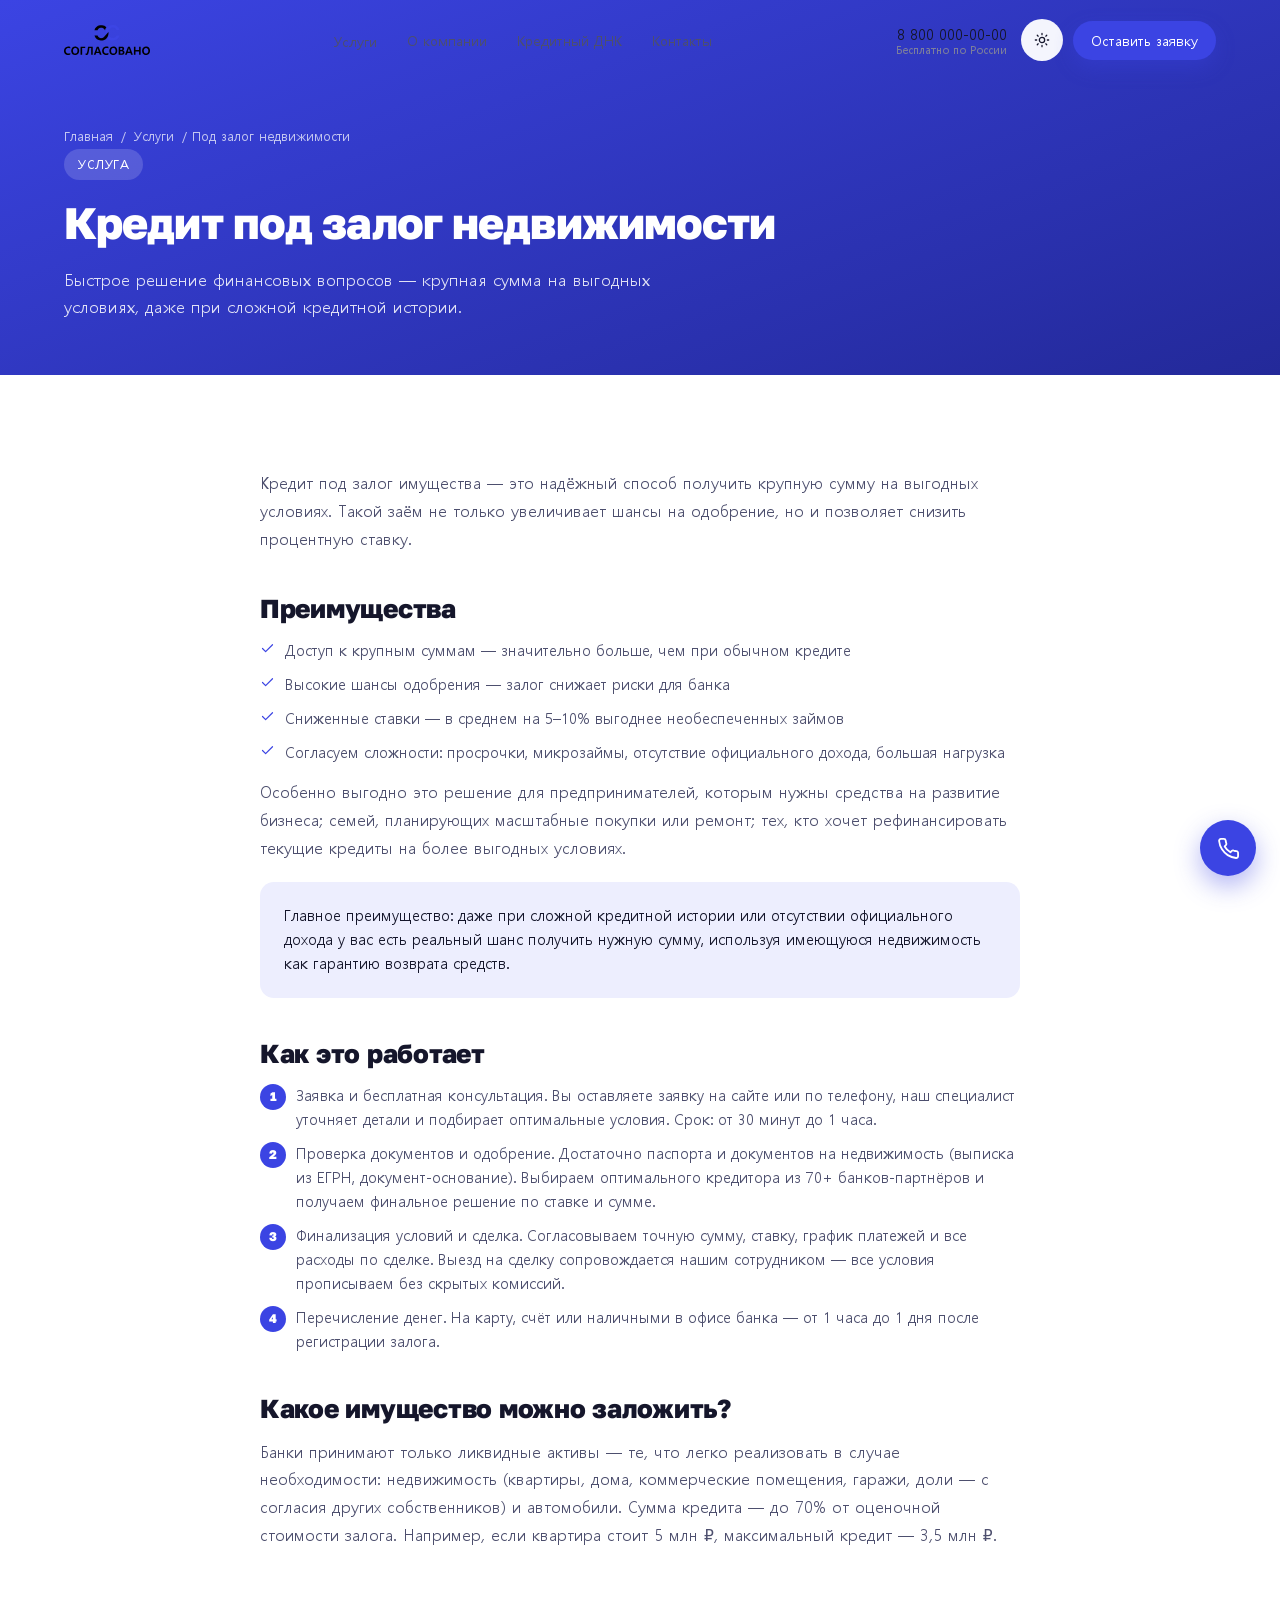
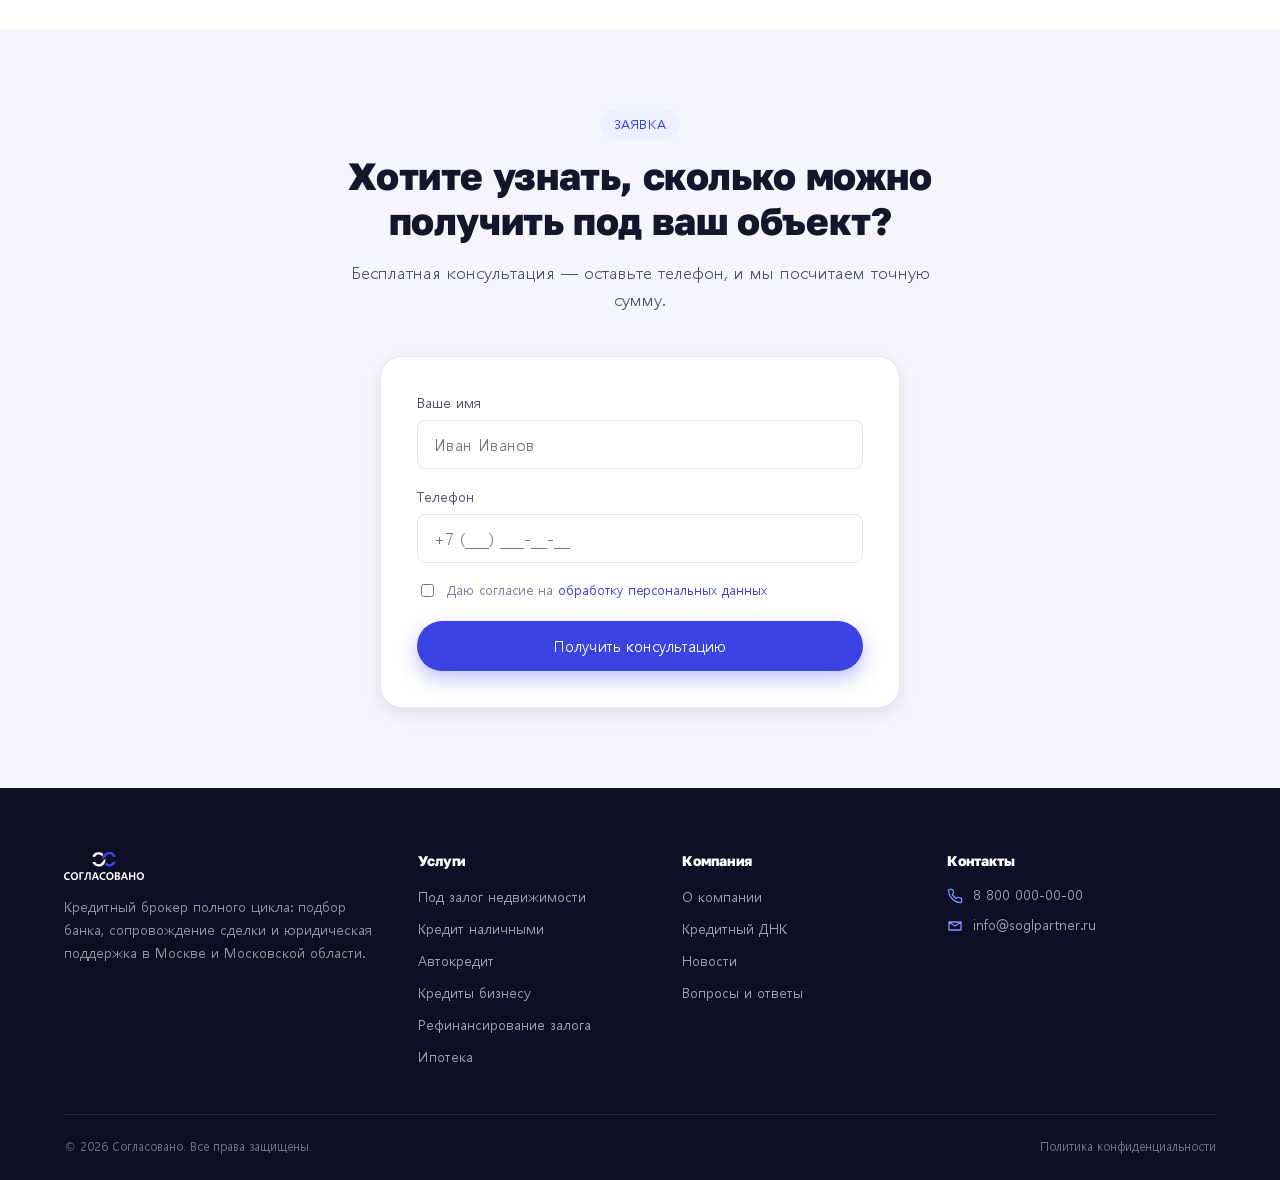
<file: products/collateral.html>
<!doctype html>
<html lang="ru">
<head>
<meta charset="UTF-8">
<meta name="viewport" content="width=device-width, initial-scale=1">
<title>Кредит под залог недвижимости — Согласовано</title>
<meta name="description" content="Получите крупную сумму под залог недвижимости на выгодных условиях — до 70% от оценочной стоимости, без подтверждения дохода.">
<meta name="theme-color" content="#3b44e3">
<link rel="icon" href="../assets/img/logo.svg">
<link rel="stylesheet" href="../assets/css/styles.css">
</head>
<body>
<a class="skip-link" href="#main">Перейти к содержанию</a>
<div class="scroll-progress" id="scrollProgress"></div>

<header class="site-header plain-header" id="siteHeader">
  <div class="container">
    <a href="../index.html" class="brand" aria-label="На главную">
      <img class="logo-color" src="../assets/img/logo.svg" alt="Согласовано">
    </a>
    <nav class="nav-desktop" aria-label="Основная навигация">
      <div class="has-dropdown">
        <a href="../index.html#services">Услуги</a>
        <div class="dropdown">
          <a href="collateral.html">Кредит под залог недвижимости</a>
          <a href="cash.html">Кредит наличными</a>
          <a href="auto.html">Автокредит</a>
          <a href="business.html">Кредиты бизнесу</a>
          <a href="refinance.html">Рефинансирование залога</a>
          <a href="mortgage.html">Ипотека</a>
        </div>
      </div>
      <a href="../index.html#about">О компании</a>
      <a href="../quiz.html">Кредитный ДНК</a>
      <a href="../index.html#contacts">Контакты</a>
    </nav>
    <div class="header-actions">
      <div class="header-phone"><a href="tel:+78000000000">8 800 000-00-00</a><small>Бесплатно по России</small></div>
      <button class="theme-toggle" id="themeToggle" aria-label="Переключить тему">
        <svg class="icon icon-sun" viewBox="0 0 24 24"><circle cx="12" cy="12" r="4"/><path d="M12 2v2M12 20v2M4.9 4.9l1.4 1.4M17.7 17.7l1.4 1.4M2 12h2M20 12h2M4.9 19.1l1.4-1.4M17.7 6.3l1.4-1.4"/></svg>
        <svg class="icon icon-moon" viewBox="0 0 24 24"><path d="M21 12.8A9 9 0 1111.2 3a7 7 0 009.8 9.8z"/></svg>
      </button>
      <a href="#apply" class="btn btn-primary btn-sm header-apply-btn">Оставить заявку</a>
      <button class="menu-toggle" id="menuToggle" aria-label="Открыть меню"><svg class="icon" viewBox="0 0 24 24"><path d="M4 7h16M4 12h16M4 17h16"/></svg></button>
    </div>
  </div>
</header>

<div class="nav-mobile" id="navMobile">
  <div class="nav-mobile-top">
    <img src="../assets/img/logo.svg" alt="Согласовано" style="height:26px">
    <button class="menu-toggle" id="menuClose" style="background:var(--c-bg-alt);color:var(--c-text)"><svg class="icon" viewBox="0 0 24 24"><path d="M6 6l12 12M18 6L6 18"/></svg></button>
  </div>
  <a href="collateral.html">Под залог недвижимости</a>
  <a href="cash.html">Кредит наличными</a>
  <a href="auto.html">Автокредит</a>
  <a href="business.html">Кредиты бизнесу</a>
  <a href="refinance.html">Рефинансирование залога</a>
  <a href="mortgage.html">Ипотека</a>
  <a href="../index.html#about">О компании</a>
  <a href="../quiz.html">Кредитный ДНК</a>
  <a href="../index.html#contacts">Контакты</a>
  <a href="#apply" class="btn btn-primary btn-block mt-lg">Оставить заявку</a>
</div>

<main id="main">
  <section class="page-hero">
    <div class="container">
      <div class="breadcrumbs"><a href="../index.html">Главная</a> / <a href="../index.html#services">Услуги</a> / Под залог недвижимости</div>
      <span class="eyebrow">Услуга</span>
      <h1>Кредит под залог недвижимости</h1>
      <p>Быстрое решение финансовых вопросов — крупная сумма на выгодных условиях, даже при сложной кредитной истории.</p>
    </div>
  </section>

  <section>
    <div class="container">
      <div class="product-article">
        <p>Кредит под залог имущества — это надёжный способ получить крупную сумму на выгодных условиях. Такой заём не только увеличивает шансы на одобрение, но и позволяет снизить процентную ставку.</p>

        <h2>Преимущества</h2>
        <ul>
          <li><svg class="icon" viewBox="0 0 24 24" width="18" height="18"><path d="M20 6L9 17l-5-5"/></svg>Доступ к крупным суммам — значительно больше, чем при обычном кредите</li>
          <li><svg class="icon" viewBox="0 0 24 24" width="18" height="18"><path d="M20 6L9 17l-5-5"/></svg>Высокие шансы одобрения — залог снижает риски для банка</li>
          <li><svg class="icon" viewBox="0 0 24 24" width="18" height="18"><path d="M20 6L9 17l-5-5"/></svg>Сниженные ставки — в среднем на 5–10% выгоднее необеспеченных займов</li>
          <li><svg class="icon" viewBox="0 0 24 24" width="18" height="18"><path d="M20 6L9 17l-5-5"/></svg>Согласуем сложности: просрочки, микрозаймы, отсутствие официального дохода, большая нагрузка</li>
        </ul>
        <p>Особенно выгодно это решение для предпринимателей, которым нужны средства на развитие бизнеса; семей, планирующих масштабные покупки или ремонт; тех, кто хочет рефинансировать текущие кредиты на более выгодных условиях.</p>
        <div class="callout">Главное преимущество: даже при сложной кредитной истории или отсутствии официального дохода у вас есть реальный шанс получить нужную сумму, используя имеющуюся недвижимость как гарантию возврата средств.</div>

        <h2>Как это работает</h2>
        <ul>
          <li><span class="num-badge">1</span><span><b>Заявка и бесплатная консультация.</b> Вы оставляете заявку на сайте или по телефону, наш специалист уточняет детали и подбирает оптимальные условия. Срок: от 30 минут до 1 часа.</span></li>
          <li><span class="num-badge">2</span><span><b>Проверка документов и одобрение.</b> Достаточно паспорта и документов на недвижимость (выписка из ЕГРН, документ-основание). Выбираем оптимального кредитора из 70+ банков-партнёров и получаем финальное решение по ставке и сумме.</span></li>
          <li><span class="num-badge">3</span><span><b>Финализация условий и сделка.</b> Согласовываем точную сумму, ставку, график платежей и все расходы по сделке. Выезд на сделку сопровождается нашим сотрудником — все условия прописываем без скрытых комиссий.</span></li>
          <li><span class="num-badge">4</span><span><b>Перечисление денег.</b> На карту, счёт или наличными в офисе банка — от 1 часа до 1 дня после регистрации залога.</span></li>
        </ul>

        <h2>Какое имущество можно заложить?</h2>
        <p>Банки принимают только ликвидные активы — те, что легко реализовать в случае необходимости: недвижимость (квартиры, дома, коммерческие помещения, гаражи, доли — с согласия других собственников) и автомобили. Сумма кредита — до 70% от оценочной стоимости залога. Например, если квартира стоит 5 млн ₽, максимальный кредит — 3,5 млн ₽.</p>
      </div>
    </div>
  </section>

  <section class="apply-section" id="apply">
    <div class="container">
      <div class="section-head center reveal">
        <span class="eyebrow">Заявка</span>
        <h2 class="section-title">Хотите узнать, сколько можно получить под ваш объект?</h2>
        <p class="section-lead">Бесплатная консультация — оставьте телефон, и мы посчитаем точную сумму.</p>
      </div>
      <div class="apply-card reveal">
        <form data-lead-form novalidate>
          <input type="hidden" name="service" value="Кредит под залог недвижимости">
          <div class="form-row"><label for="pName">Ваше имя</label><input type="text" id="pName" name="name" placeholder="Иван Иванов"><div class="err">Введите имя</div></div>
          <div class="form-row"><label for="pPhone">Телефон</label><input type="tel" id="pPhone" name="phone" placeholder="+7 (___) ___-__-__"><div class="err">Введите корректный номер</div></div>
          <label class="consent"><input type="checkbox" name="consent"><span>Даю согласие на <a href="../privacy.html">обработку персональных данных</a></span></label>
          <div class="err consent-err" style="display:none; margin-top:8px;">Необходимо согласие на обработку данных</div>
          <button type="submit" class="btn btn-primary btn-block" style="margin-top:20px;">Получить консультацию</button>
        </form>
        <div class="form-success" style="display:none;">
          <div class="icon-wrap"><svg class="icon" viewBox="0 0 24 24"><path d="M20 6L9 17l-5-5"/></svg></div>
          <h3>Заявка отправлена!</h3>
          <p>Мы свяжемся с вами в ближайшее время.</p>
        </div>
      </div>
    </div>
  </section>
</main>

<footer class="site-footer" id="contacts">
  <div class="container">
    <div class="footer-grid">
      <div class="footer-brand">
        <img src="../assets/img/logo-white.svg" alt="Согласовано">
        <p>Кредитный брокер полного цикла: подбор банка, сопровождение сделки и юридическая поддержка в Москве и Московской области.</p>
      </div>
      <div class="footer-col">
        <h4>Услуги</h4>
        <ul>
          <li><a href="collateral.html">Под залог недвижимости</a></li>
          <li><a href="cash.html">Кредит наличными</a></li>
          <li><a href="auto.html">Автокредит</a></li>
          <li><a href="business.html">Кредиты бизнесу</a></li>
          <li><a href="refinance.html">Рефинансирование залога</a></li>
          <li><a href="mortgage.html">Ипотека</a></li>
        </ul>
      </div>
      <div class="footer-col">
        <h4>Компания</h4>
        <ul>
          <li><a href="../index.html#about">О компании</a></li>
          <li><a href="../quiz.html">Кредитный ДНК</a></li>
          <li><a href="../index.html#news">Новости</a></li>
          <li><a href="../index.html#faq">Вопросы и ответы</a></li>
        </ul>
      </div>
      <div class="footer-col">
        <h4>Контакты</h4>
        <ul class="footer-contact">
          <li><svg class="icon" viewBox="0 0 24 24"><path d="M22 16.9v3a2 2 0 01-2.2 2 19.8 19.8 0 01-8.6-3 19.5 19.5 0 01-6-6 19.8 19.8 0 01-3-8.7A2 2 0 014.1 2h3a2 2 0 012 1.7c.1.9.3 1.8.6 2.7a2 2 0 01-.4 2.1L8 9.9a16 16 0 006 6l1.4-1.4a2 2 0 012.1-.4c.9.3 1.8.5 2.7.6a2 2 0 011.8 2.2z"/></svg><span>8 800 000-00-00</span></li>
          <li><svg class="icon" viewBox="0 0 24 24"><path d="M3 6l9 6 9-6M3 6h18v12H3z"/></svg><span>info@soglpartner.ru</span></li>
        </ul>
      </div>
    </div>
    <div class="footer-bottom">
      <span>© <span id="year"></span> Согласовано. Все права защищены.</span>
      <div class="footer-legal"><a href="../privacy.html">Политика конфиденциальности</a></div>
    </div>
  </div>
</footer>

<div class="float-cta">
  <button class="float-btn" id="backToTop" aria-label="Наверх"><svg class="icon" viewBox="0 0 24 24"><path d="M12 19V5M5 12l7-7 7 7"/></svg></button>
  <a href="tel:+78000000000" class="float-btn" aria-label="Позвонить"><svg class="icon" viewBox="0 0 24 24"><path d="M22 16.9v3a2 2 0 01-2.2 2 19.8 19.8 0 01-8.6-3 19.5 19.5 0 01-6-6 19.8 19.8 0 01-3-8.7A2 2 0 014.1 2h3a2 2 0 012 1.7c.1.9.3 1.8.6 2.7a2 2 0 01-.4 2.1L8 9.9a16 16 0 006 6l1.4-1.4a2 2 0 012.1-.4c.9.3 1.8.5 2.7.6a2 2 0 011.8 2.2z"/></svg></a>
</div>

<script src="../assets/js/main.js"></script>
</body>
</html>
</file>
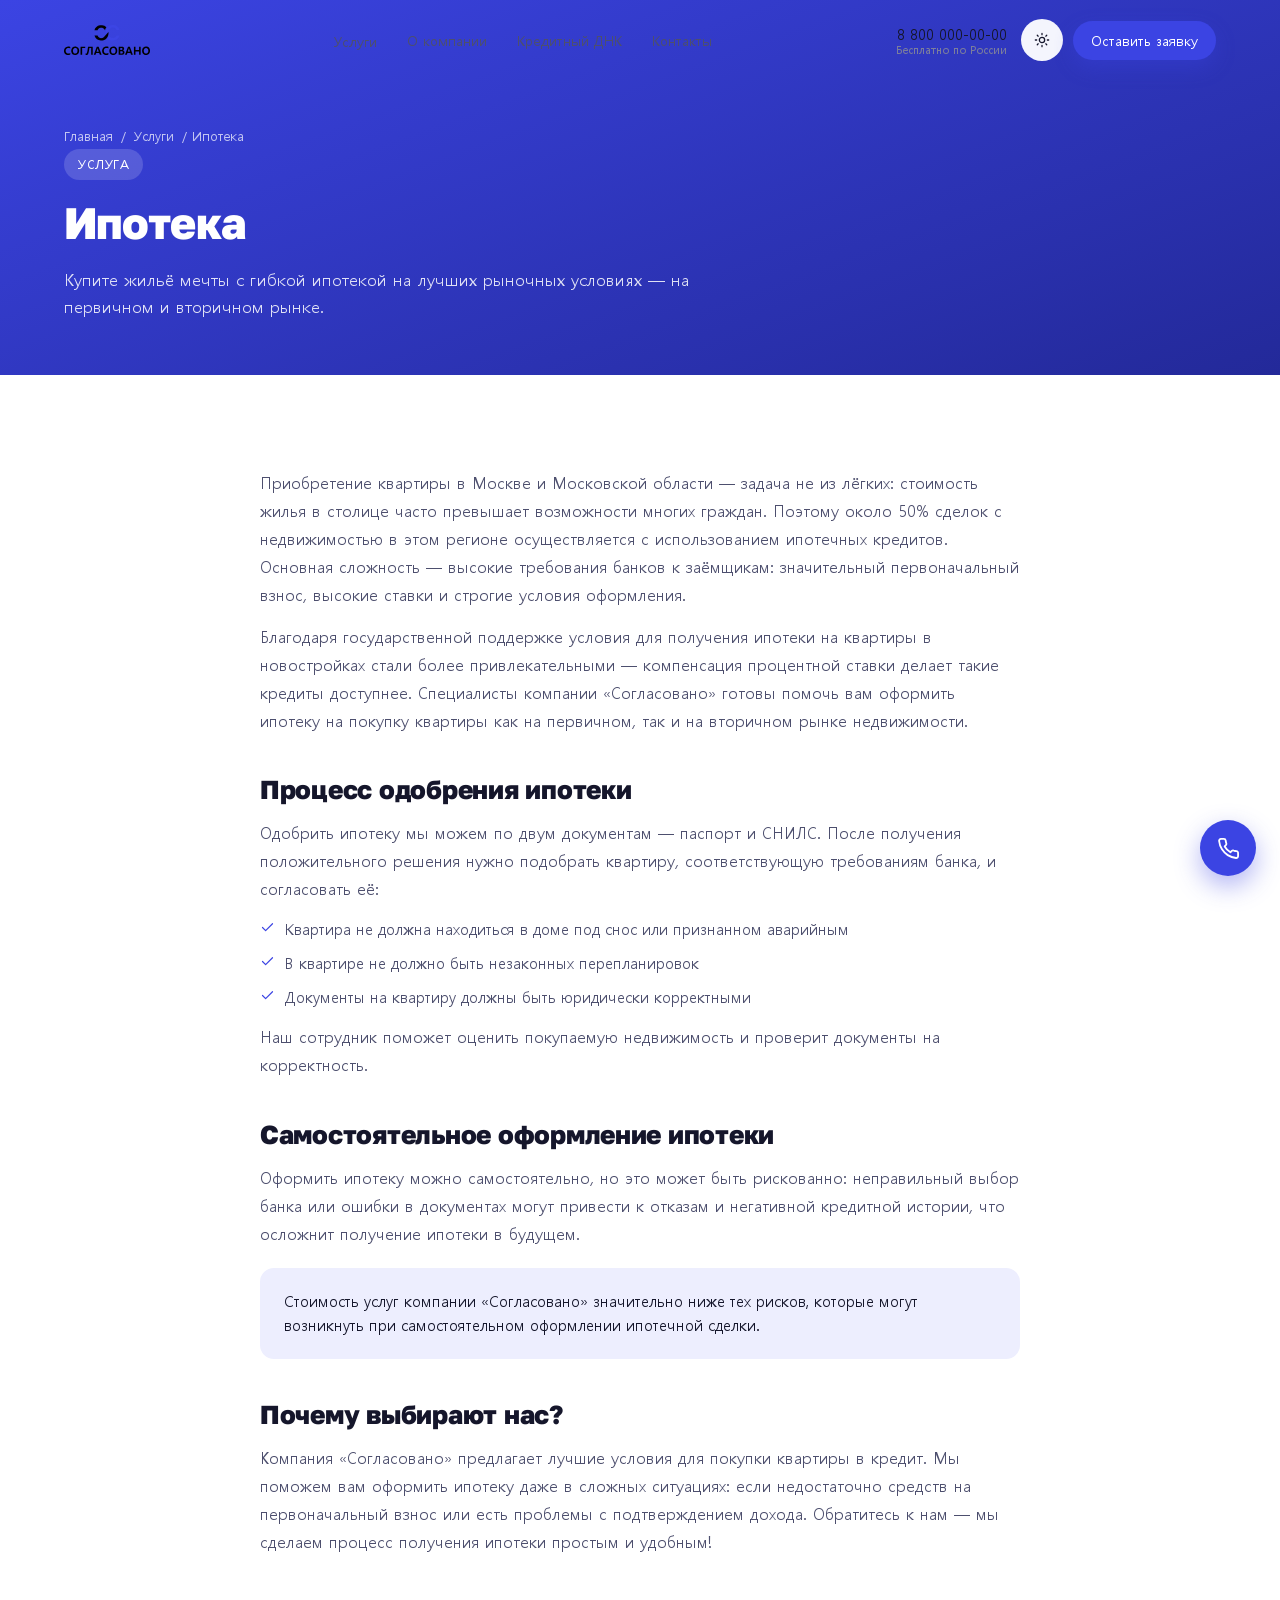
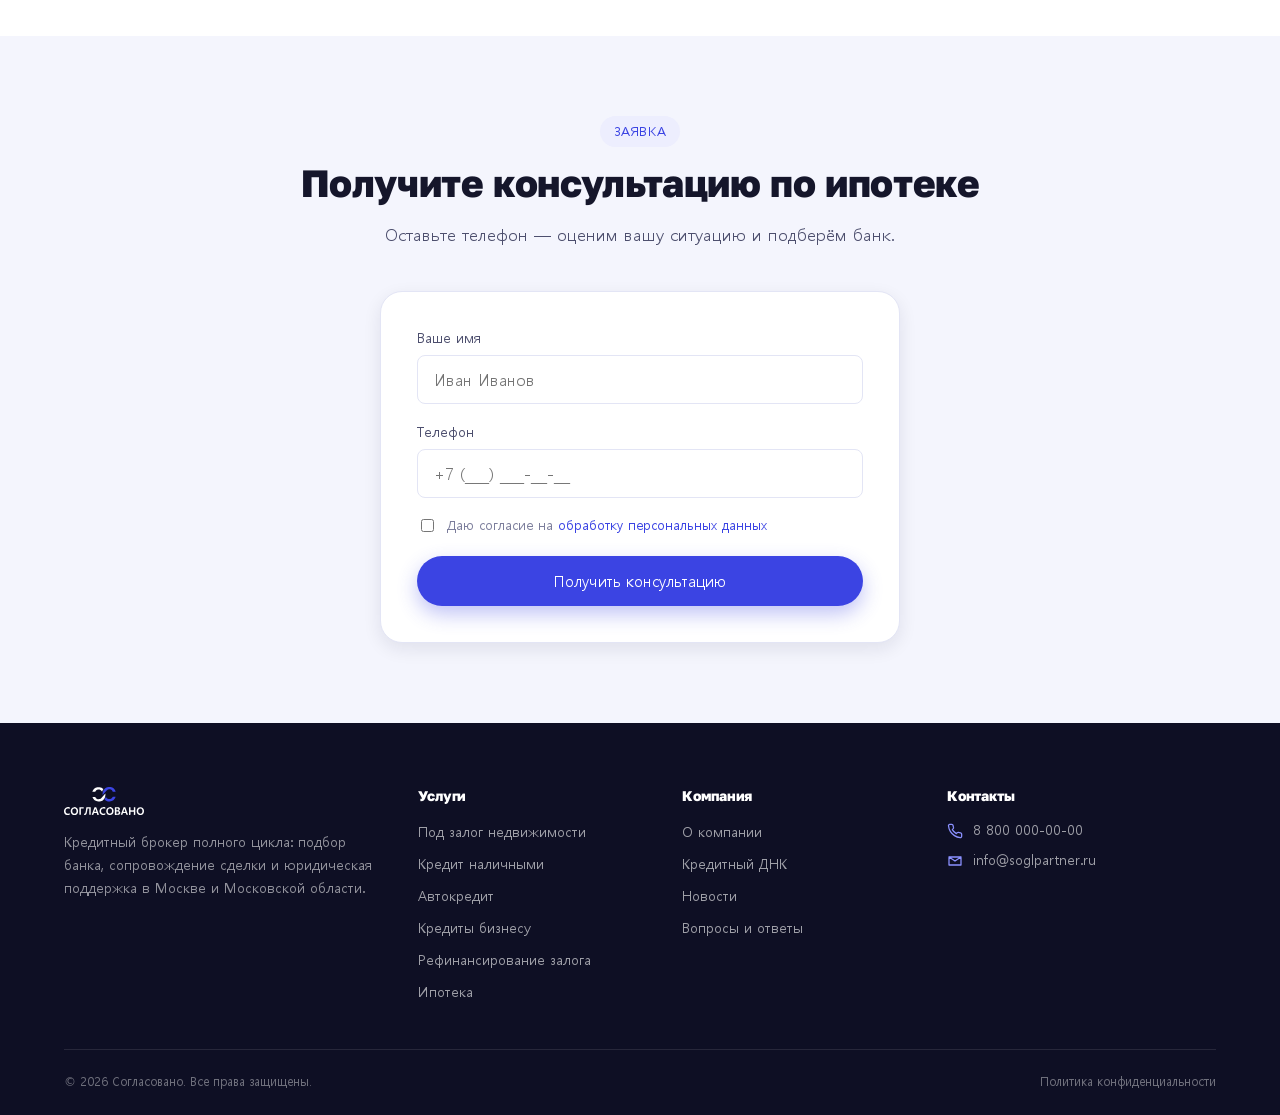
<file: products/mortgage.html>
<!doctype html>
<html lang="ru">
<head>
<meta charset="UTF-8">
<meta name="viewport" content="width=device-width, initial-scale=1">
<title>Ипотека — Согласовано</title>
<meta name="description" content="Ипотека на первичное и вторичное жильё в Москве и Московской области. Одобрение по двум документам.">
<meta name="theme-color" content="#3b44e3">
<link rel="icon" href="../assets/img/logo.svg">
<link rel="stylesheet" href="../assets/css/styles.css">
</head>
<body>
<a class="skip-link" href="#main">Перейти к содержанию</a>
<div class="scroll-progress" id="scrollProgress"></div>

<header class="site-header plain-header" id="siteHeader">
  <div class="container">
    <a href="../index.html" class="brand" aria-label="На главную"><img class="logo-color" src="../assets/img/logo.svg" alt="Согласовано"></a>
    <nav class="nav-desktop" aria-label="Основная навигация">
      <div class="has-dropdown">
        <a href="../index.html#services">Услуги</a>
        <div class="dropdown">
          <a href="collateral.html">Кредит под залог недвижимости</a>
          <a href="cash.html">Кредит наличными</a>
          <a href="auto.html">Автокредит</a>
          <a href="business.html">Кредиты бизнесу</a>
          <a href="refinance.html">Рефинансирование залога</a>
          <a href="mortgage.html">Ипотека</a>
        </div>
      </div>
      <a href="../index.html#about">О компании</a>
      <a href="../quiz.html">Кредитный ДНК</a>
      <a href="../index.html#contacts">Контакты</a>
    </nav>
    <div class="header-actions">
      <div class="header-phone"><a href="tel:+78000000000">8 800 000-00-00</a><small>Бесплатно по России</small></div>
      <button class="theme-toggle" id="themeToggle" aria-label="Переключить тему">
        <svg class="icon icon-sun" viewBox="0 0 24 24"><circle cx="12" cy="12" r="4"/><path d="M12 2v2M12 20v2M4.9 4.9l1.4 1.4M17.7 17.7l1.4 1.4M2 12h2M20 12h2M4.9 19.1l1.4-1.4M17.7 6.3l1.4-1.4"/></svg>
        <svg class="icon icon-moon" viewBox="0 0 24 24"><path d="M21 12.8A9 9 0 1111.2 3a7 7 0 009.8 9.8z"/></svg>
      </button>
      <a href="#apply" class="btn btn-primary btn-sm header-apply-btn">Оставить заявку</a>
      <button class="menu-toggle" id="menuToggle" aria-label="Открыть меню"><svg class="icon" viewBox="0 0 24 24"><path d="M4 7h16M4 12h16M4 17h16"/></svg></button>
    </div>
  </div>
</header>

<div class="nav-mobile" id="navMobile">
  <div class="nav-mobile-top">
    <img src="../assets/img/logo.svg" alt="Согласовано" style="height:26px">
    <button class="menu-toggle" id="menuClose" style="background:var(--c-bg-alt);color:var(--c-text)"><svg class="icon" viewBox="0 0 24 24"><path d="M6 6l12 12M18 6L6 18"/></svg></button>
  </div>
  <a href="collateral.html">Под залог недвижимости</a>
  <a href="cash.html">Кредит наличными</a>
  <a href="auto.html">Автокредит</a>
  <a href="business.html">Кредиты бизнесу</a>
  <a href="refinance.html">Рефинансирование залога</a>
  <a href="mortgage.html">Ипотека</a>
  <a href="../index.html#about">О компании</a>
  <a href="../quiz.html">Кредитный ДНК</a>
  <a href="../index.html#contacts">Контакты</a>
  <a href="#apply" class="btn btn-primary btn-block mt-lg">Оставить заявку</a>
</div>

<main id="main">
  <section class="page-hero">
    <div class="container">
      <div class="breadcrumbs"><a href="../index.html">Главная</a> / <a href="../index.html#services">Услуги</a> / Ипотека</div>
      <span class="eyebrow">Услуга</span>
      <h1>Ипотека</h1>
      <p>Купите жильё мечты с гибкой ипотекой на лучших рыночных условиях — на первичном и вторичном рынке.</p>
    </div>
  </section>

  <section>
    <div class="container">
      <div class="product-article">
        <p>Приобретение квартиры в Москве и Московской области — задача не из лёгких: стоимость жилья в столице часто превышает возможности многих граждан. Поэтому около 50% сделок с недвижимостью в этом регионе осуществляется с использованием ипотечных кредитов. Основная сложность — высокие требования банков к заёмщикам: значительный первоначальный взнос, высокие ставки и строгие условия оформления.</p>
        <p>Благодаря государственной поддержке условия для получения ипотеки на квартиры в новостройках стали более привлекательными — компенсация процентной ставки делает такие кредиты доступнее. Специалисты компании «Согласовано» готовы помочь вам оформить ипотеку на покупку квартиры как на первичном, так и на вторичном рынке недвижимости.</p>

        <h2>Процесс одобрения ипотеки</h2>
        <p>Одобрить ипотеку мы можем по двум документам — паспорт и СНИЛС. После получения положительного решения нужно подобрать квартиру, соответствующую требованиям банка, и согласовать её:</p>
        <ul>
          <li><svg class="icon" viewBox="0 0 24 24" width="18" height="18"><path d="M20 6L9 17l-5-5"/></svg>Квартира не должна находиться в доме под снос или признанном аварийным</li>
          <li><svg class="icon" viewBox="0 0 24 24" width="18" height="18"><path d="M20 6L9 17l-5-5"/></svg>В квартире не должно быть незаконных перепланировок</li>
          <li><svg class="icon" viewBox="0 0 24 24" width="18" height="18"><path d="M20 6L9 17l-5-5"/></svg>Документы на квартиру должны быть юридически корректными</li>
        </ul>
        <p>Наш сотрудник поможет оценить покупаемую недвижимость и проверит документы на корректность.</p>

        <h2>Самостоятельное оформление ипотеки</h2>
        <p>Оформить ипотеку можно самостоятельно, но это может быть рискованно: неправильный выбор банка или ошибки в документах могут привести к отказам и негативной кредитной истории, что осложнит получение ипотеки в будущем.</p>
        <div class="callout">Стоимость услуг компании «Согласовано» значительно ниже тех рисков, которые могут возникнуть при самостоятельном оформлении ипотечной сделки.</div>

        <h2>Почему выбирают нас?</h2>
        <p>Компания «Согласовано» предлагает лучшие условия для покупки квартиры в кредит. Мы поможем вам оформить ипотеку даже в сложных ситуациях: если недостаточно средств на первоначальный взнос или есть проблемы с подтверждением дохода. Обратитесь к нам — мы сделаем процесс получения ипотеки простым и удобным!</p>
      </div>
    </div>
  </section>

  <section class="apply-section" id="apply">
    <div class="container">
      <div class="section-head center reveal">
        <span class="eyebrow">Заявка</span>
        <h2 class="section-title">Получите консультацию по ипотеке</h2>
        <p class="section-lead">Оставьте телефон — оценим вашу ситуацию и подберём банк.</p>
      </div>
      <div class="apply-card reveal">
        <form data-lead-form novalidate>
          <input type="hidden" name="service" value="Ипотека">
          <div class="form-row"><label for="pName">Ваше имя</label><input type="text" id="pName" name="name" placeholder="Иван Иванов"><div class="err">Введите имя</div></div>
          <div class="form-row"><label for="pPhone">Телефон</label><input type="tel" id="pPhone" name="phone" placeholder="+7 (___) ___-__-__"><div class="err">Введите корректный номер</div></div>
          <label class="consent"><input type="checkbox" name="consent"><span>Даю согласие на <a href="../privacy.html">обработку персональных данных</a></span></label>
          <div class="err consent-err" style="display:none; margin-top:8px;">Необходимо согласие на обработку данных</div>
          <button type="submit" class="btn btn-primary btn-block" style="margin-top:20px;">Получить консультацию</button>
        </form>
        <div class="form-success" style="display:none;">
          <div class="icon-wrap"><svg class="icon" viewBox="0 0 24 24"><path d="M20 6L9 17l-5-5"/></svg></div>
          <h3>Заявка отправлена!</h3>
          <p>Мы свяжемся с вами в ближайшее время.</p>
        </div>
      </div>
    </div>
  </section>
</main>

<footer class="site-footer" id="contacts">
  <div class="container">
    <div class="footer-grid">
      <div class="footer-brand">
        <img src="../assets/img/logo-white.svg" alt="Согласовано">
        <p>Кредитный брокер полного цикла: подбор банка, сопровождение сделки и юридическая поддержка в Москве и Московской области.</p>
      </div>
      <div class="footer-col">
        <h4>Услуги</h4>
        <ul>
          <li><a href="collateral.html">Под залог недвижимости</a></li>
          <li><a href="cash.html">Кредит наличными</a></li>
          <li><a href="auto.html">Автокредит</a></li>
          <li><a href="business.html">Кредиты бизнесу</a></li>
          <li><a href="refinance.html">Рефинансирование залога</a></li>
          <li><a href="mortgage.html">Ипотека</a></li>
        </ul>
      </div>
      <div class="footer-col">
        <h4>Компания</h4>
        <ul>
          <li><a href="../index.html#about">О компании</a></li>
          <li><a href="../quiz.html">Кредитный ДНК</a></li>
          <li><a href="../index.html#news">Новости</a></li>
          <li><a href="../index.html#faq">Вопросы и ответы</a></li>
        </ul>
      </div>
      <div class="footer-col">
        <h4>Контакты</h4>
        <ul class="footer-contact">
          <li><svg class="icon" viewBox="0 0 24 24"><path d="M22 16.9v3a2 2 0 01-2.2 2 19.8 19.8 0 01-8.6-3 19.5 19.5 0 01-6-6 19.8 19.8 0 01-3-8.7A2 2 0 014.1 2h3a2 2 0 012 1.7c.1.9.3 1.8.6 2.7a2 2 0 01-.4 2.1L8 9.9a16 16 0 006 6l1.4-1.4a2 2 0 012.1-.4c.9.3 1.8.5 2.7.6a2 2 0 011.8 2.2z"/></svg><span>8 800 000-00-00</span></li>
          <li><svg class="icon" viewBox="0 0 24 24"><path d="M3 6l9 6 9-6M3 6h18v12H3z"/></svg><span>info@soglpartner.ru</span></li>
        </ul>
      </div>
    </div>
    <div class="footer-bottom">
      <span>© <span id="year"></span> Согласовано. Все права защищены.</span>
      <div class="footer-legal"><a href="../privacy.html">Политика конфиденциальности</a></div>
    </div>
  </div>
</footer>

<div class="float-cta">
  <button class="float-btn" id="backToTop" aria-label="Наверх"><svg class="icon" viewBox="0 0 24 24"><path d="M12 19V5M5 12l7-7 7 7"/></svg></button>
  <a href="tel:+78000000000" class="float-btn" aria-label="Позвонить"><svg class="icon" viewBox="0 0 24 24"><path d="M22 16.9v3a2 2 0 01-2.2 2 19.8 19.8 0 01-8.6-3 19.5 19.5 0 01-6-6 19.8 19.8 0 01-3-8.7A2 2 0 014.1 2h3a2 2 0 012 1.7c.1.9.3 1.8.6 2.7a2 2 0 01-.4 2.1L8 9.9a16 16 0 006 6l1.4-1.4a2 2 0 012.1-.4c.9.3 1.8.5 2.7.6a2 2 0 011.8 2.2z"/></svg></a>
</div>

<script src="../assets/js/main.js"></script>
</body>
</html>
</file>
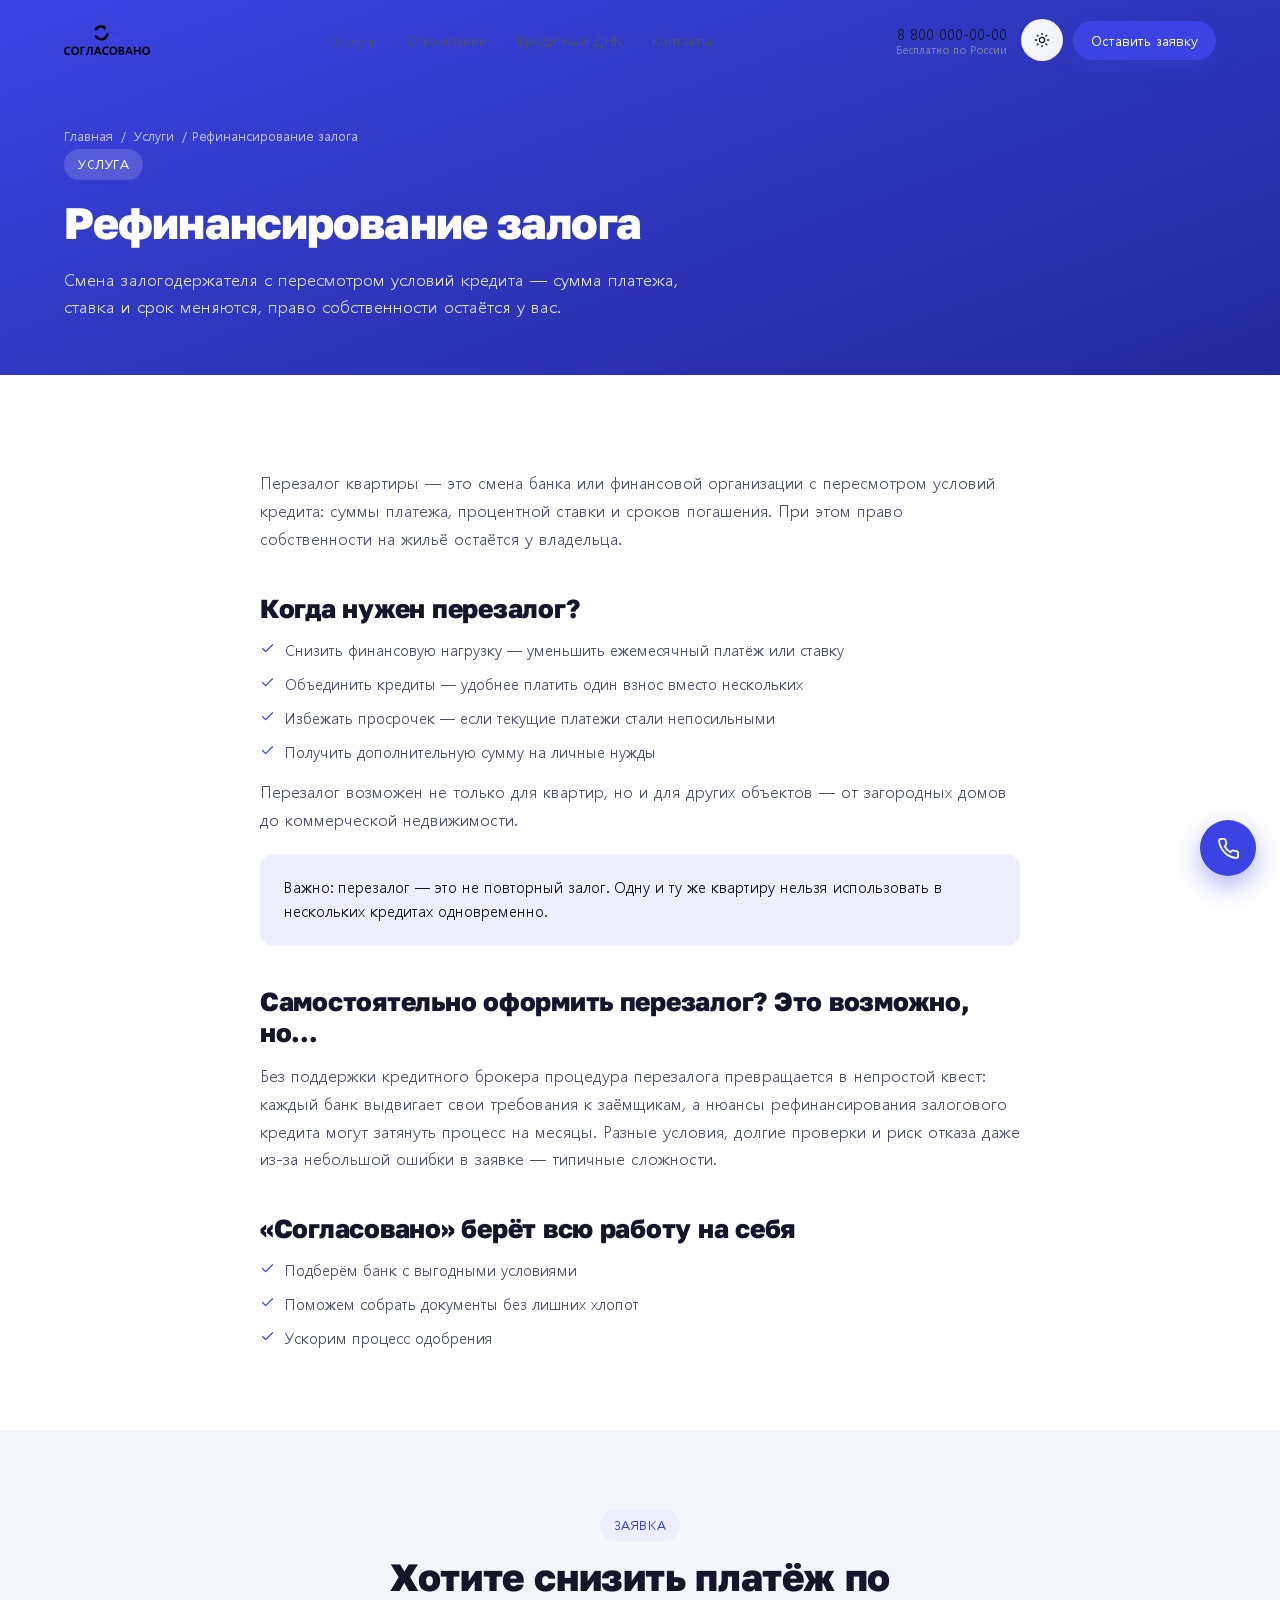
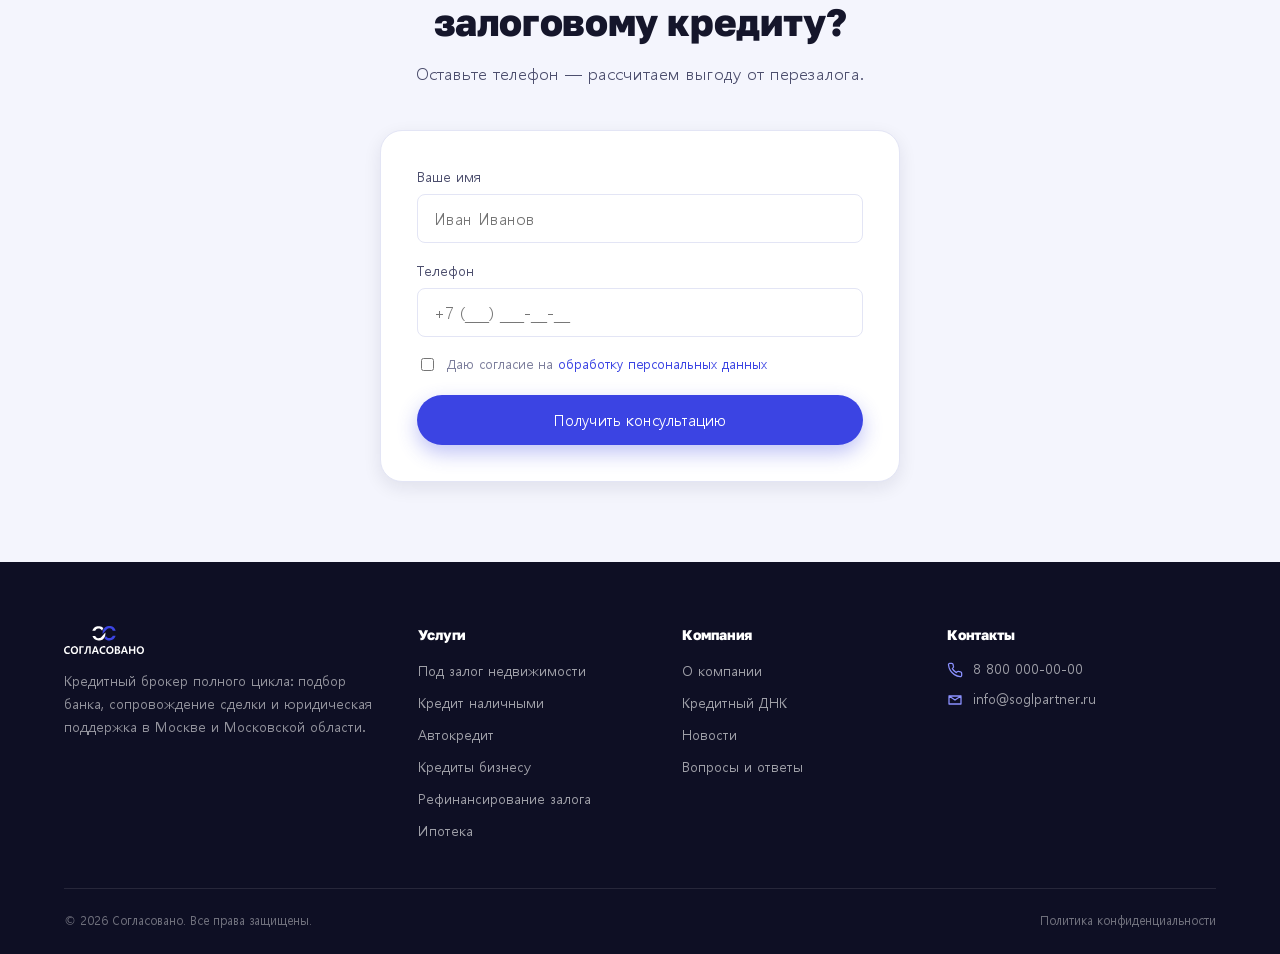
<file: products/refinance.html>
<!doctype html>
<html lang="ru">
<head>
<meta charset="UTF-8">
<meta name="viewport" content="width=device-width, initial-scale=1">
<title>Рефинансирование залога — Согласовано</title>
<meta name="description" content="Перезалог недвижимости: смена банка, снижение ставки и ежемесячного платежа, объединение кредитов в один.">
<meta name="theme-color" content="#3b44e3">
<link rel="icon" href="../assets/img/logo.svg">
<link rel="stylesheet" href="../assets/css/styles.css">
</head>
<body>
<a class="skip-link" href="#main">Перейти к содержанию</a>
<div class="scroll-progress" id="scrollProgress"></div>

<header class="site-header plain-header" id="siteHeader">
  <div class="container">
    <a href="../index.html" class="brand" aria-label="На главную"><img class="logo-color" src="../assets/img/logo.svg" alt="Согласовано"></a>
    <nav class="nav-desktop" aria-label="Основная навигация">
      <div class="has-dropdown">
        <a href="../index.html#services">Услуги</a>
        <div class="dropdown">
          <a href="collateral.html">Кредит под залог недвижимости</a>
          <a href="cash.html">Кредит наличными</a>
          <a href="auto.html">Автокредит</a>
          <a href="business.html">Кредиты бизнесу</a>
          <a href="refinance.html">Рефинансирование залога</a>
          <a href="mortgage.html">Ипотека</a>
        </div>
      </div>
      <a href="../index.html#about">О компании</a>
      <a href="../quiz.html">Кредитный ДНК</a>
      <a href="../index.html#contacts">Контакты</a>
    </nav>
    <div class="header-actions">
      <div class="header-phone"><a href="tel:+78000000000">8 800 000-00-00</a><small>Бесплатно по России</small></div>
      <button class="theme-toggle" id="themeToggle" aria-label="Переключить тему">
        <svg class="icon icon-sun" viewBox="0 0 24 24"><circle cx="12" cy="12" r="4"/><path d="M12 2v2M12 20v2M4.9 4.9l1.4 1.4M17.7 17.7l1.4 1.4M2 12h2M20 12h2M4.9 19.1l1.4-1.4M17.7 6.3l1.4-1.4"/></svg>
        <svg class="icon icon-moon" viewBox="0 0 24 24"><path d="M21 12.8A9 9 0 1111.2 3a7 7 0 009.8 9.8z"/></svg>
      </button>
      <a href="#apply" class="btn btn-primary btn-sm header-apply-btn">Оставить заявку</a>
      <button class="menu-toggle" id="menuToggle" aria-label="Открыть меню"><svg class="icon" viewBox="0 0 24 24"><path d="M4 7h16M4 12h16M4 17h16"/></svg></button>
    </div>
  </div>
</header>

<div class="nav-mobile" id="navMobile">
  <div class="nav-mobile-top">
    <img src="../assets/img/logo.svg" alt="Согласовано" style="height:26px">
    <button class="menu-toggle" id="menuClose" style="background:var(--c-bg-alt);color:var(--c-text)"><svg class="icon" viewBox="0 0 24 24"><path d="M6 6l12 12M18 6L6 18"/></svg></button>
  </div>
  <a href="collateral.html">Под залог недвижимости</a>
  <a href="cash.html">Кредит наличными</a>
  <a href="auto.html">Автокредит</a>
  <a href="business.html">Кредиты бизнесу</a>
  <a href="refinance.html">Рефинансирование залога</a>
  <a href="mortgage.html">Ипотека</a>
  <a href="../index.html#about">О компании</a>
  <a href="../quiz.html">Кредитный ДНК</a>
  <a href="../index.html#contacts">Контакты</a>
  <a href="#apply" class="btn btn-primary btn-block mt-lg">Оставить заявку</a>
</div>

<main id="main">
  <section class="page-hero">
    <div class="container">
      <div class="breadcrumbs"><a href="../index.html">Главная</a> / <a href="../index.html#services">Услуги</a> / Рефинансирование залога</div>
      <span class="eyebrow">Услуга</span>
      <h1>Рефинансирование залога</h1>
      <p>Смена залогодержателя с пересмотром условий кредита — сумма платежа, ставка и срок меняются, право собственности остаётся у вас.</p>
    </div>
  </section>

  <section>
    <div class="container">
      <div class="product-article">
        <p>Перезалог квартиры — это смена банка или финансовой организации с пересмотром условий кредита: суммы платежа, процентной ставки и сроков погашения. При этом право собственности на жильё остаётся у владельца.</p>

        <h2>Когда нужен перезалог?</h2>
        <ul>
          <li><svg class="icon" viewBox="0 0 24 24" width="18" height="18"><path d="M20 6L9 17l-5-5"/></svg>Снизить финансовую нагрузку — уменьшить ежемесячный платёж или ставку</li>
          <li><svg class="icon" viewBox="0 0 24 24" width="18" height="18"><path d="M20 6L9 17l-5-5"/></svg>Объединить кредиты — удобнее платить один взнос вместо нескольких</li>
          <li><svg class="icon" viewBox="0 0 24 24" width="18" height="18"><path d="M20 6L9 17l-5-5"/></svg>Избежать просрочек — если текущие платежи стали непосильными</li>
          <li><svg class="icon" viewBox="0 0 24 24" width="18" height="18"><path d="M20 6L9 17l-5-5"/></svg>Получить дополнительную сумму на личные нужды</li>
        </ul>
        <p>Перезалог возможен не только для квартир, но и для других объектов — от загородных домов до коммерческой недвижимости.</p>
        <div class="callout">Важно: перезалог — это не повторный залог. Одну и ту же квартиру нельзя использовать в нескольких кредитах одновременно.</div>

        <h2>Самостоятельно оформить перезалог? Это возможно, но...</h2>
        <p>Без поддержки кредитного брокера процедура перезалога превращается в непростой квест: каждый банк выдвигает свои требования к заёмщикам, а нюансы рефинансирования залогового кредита могут затянуть процесс на месяцы. Разные условия, долгие проверки и риск отказа даже из-за небольшой ошибки в заявке — типичные сложности.</p>

        <h2>«Согласовано» берёт всю работу на себя</h2>
        <ul>
          <li><svg class="icon" viewBox="0 0 24 24" width="18" height="18"><path d="M20 6L9 17l-5-5"/></svg>Подберём банк с выгодными условиями</li>
          <li><svg class="icon" viewBox="0 0 24 24" width="18" height="18"><path d="M20 6L9 17l-5-5"/></svg>Поможем собрать документы без лишних хлопот</li>
          <li><svg class="icon" viewBox="0 0 24 24" width="18" height="18"><path d="M20 6L9 17l-5-5"/></svg>Ускорим процесс одобрения</li>
        </ul>
      </div>
    </div>
  </section>

  <section class="apply-section" id="apply">
    <div class="container">
      <div class="section-head center reveal">
        <span class="eyebrow">Заявка</span>
        <h2 class="section-title">Хотите снизить платёж по залоговому кредиту?</h2>
        <p class="section-lead">Оставьте телефон — рассчитаем выгоду от перезалога.</p>
      </div>
      <div class="apply-card reveal">
        <form data-lead-form novalidate>
          <input type="hidden" name="service" value="Рефинансирование залога">
          <div class="form-row"><label for="pName">Ваше имя</label><input type="text" id="pName" name="name" placeholder="Иван Иванов"><div class="err">Введите имя</div></div>
          <div class="form-row"><label for="pPhone">Телефон</label><input type="tel" id="pPhone" name="phone" placeholder="+7 (___) ___-__-__"><div class="err">Введите корректный номер</div></div>
          <label class="consent"><input type="checkbox" name="consent"><span>Даю согласие на <a href="../privacy.html">обработку персональных данных</a></span></label>
          <div class="err consent-err" style="display:none; margin-top:8px;">Необходимо согласие на обработку данных</div>
          <button type="submit" class="btn btn-primary btn-block" style="margin-top:20px;">Получить консультацию</button>
        </form>
        <div class="form-success" style="display:none;">
          <div class="icon-wrap"><svg class="icon" viewBox="0 0 24 24"><path d="M20 6L9 17l-5-5"/></svg></div>
          <h3>Заявка отправлена!</h3>
          <p>Мы свяжемся с вами в ближайшее время.</p>
        </div>
      </div>
    </div>
  </section>
</main>

<footer class="site-footer" id="contacts">
  <div class="container">
    <div class="footer-grid">
      <div class="footer-brand">
        <img src="../assets/img/logo-white.svg" alt="Согласовано">
        <p>Кредитный брокер полного цикла: подбор банка, сопровождение сделки и юридическая поддержка в Москве и Московской области.</p>
      </div>
      <div class="footer-col">
        <h4>Услуги</h4>
        <ul>
          <li><a href="collateral.html">Под залог недвижимости</a></li>
          <li><a href="cash.html">Кредит наличными</a></li>
          <li><a href="auto.html">Автокредит</a></li>
          <li><a href="business.html">Кредиты бизнесу</a></li>
          <li><a href="refinance.html">Рефинансирование залога</a></li>
          <li><a href="mortgage.html">Ипотека</a></li>
        </ul>
      </div>
      <div class="footer-col">
        <h4>Компания</h4>
        <ul>
          <li><a href="../index.html#about">О компании</a></li>
          <li><a href="../quiz.html">Кредитный ДНК</a></li>
          <li><a href="../index.html#news">Новости</a></li>
          <li><a href="../index.html#faq">Вопросы и ответы</a></li>
        </ul>
      </div>
      <div class="footer-col">
        <h4>Контакты</h4>
        <ul class="footer-contact">
          <li><svg class="icon" viewBox="0 0 24 24"><path d="M22 16.9v3a2 2 0 01-2.2 2 19.8 19.8 0 01-8.6-3 19.5 19.5 0 01-6-6 19.8 19.8 0 01-3-8.7A2 2 0 014.1 2h3a2 2 0 012 1.7c.1.9.3 1.8.6 2.7a2 2 0 01-.4 2.1L8 9.9a16 16 0 006 6l1.4-1.4a2 2 0 012.1-.4c.9.3 1.8.5 2.7.6a2 2 0 011.8 2.2z"/></svg><span>8 800 000-00-00</span></li>
          <li><svg class="icon" viewBox="0 0 24 24"><path d="M3 6l9 6 9-6M3 6h18v12H3z"/></svg><span>info@soglpartner.ru</span></li>
        </ul>
      </div>
    </div>
    <div class="footer-bottom">
      <span>© <span id="year"></span> Согласовано. Все права защищены.</span>
      <div class="footer-legal"><a href="../privacy.html">Политика конфиденциальности</a></div>
    </div>
  </div>
</footer>

<div class="float-cta">
  <button class="float-btn" id="backToTop" aria-label="Наверх"><svg class="icon" viewBox="0 0 24 24"><path d="M12 19V5M5 12l7-7 7 7"/></svg></button>
  <a href="tel:+78000000000" class="float-btn" aria-label="Позвонить"><svg class="icon" viewBox="0 0 24 24"><path d="M22 16.9v3a2 2 0 01-2.2 2 19.8 19.8 0 01-8.6-3 19.5 19.5 0 01-6-6 19.8 19.8 0 01-3-8.7A2 2 0 014.1 2h3a2 2 0 012 1.7c.1.9.3 1.8.6 2.7a2 2 0 01-.4 2.1L8 9.9a16 16 0 006 6l1.4-1.4a2 2 0 012.1-.4c.9.3 1.8.5 2.7.6a2 2 0 011.8 2.2z"/></svg></a>
</div>

<script src="../assets/js/main.js"></script>
</body>
</html>
</file>
<file: assets/css/styles.css>
/* ==========================================================================
   Fonts
   ========================================================================== */
@font-face{
  font-family:'Malgun Sub';
  src:url('../fonts/malgun-subset.woff2') format('woff2');
  font-weight:400 800;
  font-display:swap;
}

@font-face{
  font-family:'Golos Display';
  src:url([data-uri]) format('woff2');
  font-weight:700;
  font-display:swap;
}
@font-face{
  font-family:'Golos Display';
  src:url([data-uri]) format('woff2');
  font-weight:800;
  font-display:swap;
}

/* ==========================================================================
   Design tokens
   ========================================================================== */
:root{
  --c-bg:#ffffff;
  --c-bg-alt:#f4f5fd;
  --c-surface:#ffffff;
  --c-border:#e3e5f5;
  --c-text:#15162b;
  --c-text-soft:#4d4f6e;
  --c-text-mute:#7c7e9c;

  --c-primary:#3b44e3;
  --c-primary-dark:#2c34c2;
  --c-primary-rgb:59,68,227;
  --c-primary-light:#edeefe;
  --c-ink:#0e0f24;

  --c-danger:#e0483e;
  --c-success:#1f9d55;

  --shadow-sm:0 1px 2px rgba(20,22,60,.06), 0 1px 3px rgba(20,22,60,.08);
  --shadow-md:0 6px 18px rgba(20,22,60,.09);
  --shadow-lg:0 18px 44px rgba(20,22,60,.16);
  --shadow-glow:0 0 0 4px rgba(var(--c-primary-rgb),.15);

  --radius-sm:8px;
  --radius-md:14px;
  --radius-lg:22px;
  --radius-full:999px;

  --ff-base:'Malgun Sub', 'Segoe UI', system-ui, -apple-system, sans-serif;
  --ff-display:'Golos Display', 'Malgun Sub', 'Segoe UI', system-ui, sans-serif;
  --container:1200px;
  --header-h:80px;
  --ease:cubic-bezier(.22,1,.36,1);
}

:root[data-theme="dark"]{
  --c-bg:#0d0e1c;
  --c-bg-alt:#12132a;
  --c-surface:#171935;
  --c-border:#2a2c50;
  --c-text:#eef0fb;
  --c-text-soft:#b7b9dc;
  --c-text-mute:#8688b3;
  --c-primary-light:#20214a;
  --shadow-sm:0 1px 2px rgba(0,0,0,.3);
  --shadow-md:0 6px 20px rgba(0,0,0,.35);
  --shadow-lg:0 18px 44px rgba(0,0,0,.5);
}
@media (prefers-color-scheme: dark){
  :root:not([data-theme="light"]){
    --c-bg:#0d0e1c;
    --c-bg-alt:#12132a;
    --c-surface:#171935;
    --c-border:#2a2c50;
    --c-text:#eef0fb;
    --c-text-soft:#b7b9dc;
    --c-text-mute:#8688b3;
    --c-primary-light:#20214a;
    --shadow-sm:0 1px 2px rgba(0,0,0,.3);
    --shadow-md:0 6px 20px rgba(0,0,0,.35);
    --shadow-lg:0 18px 44px rgba(0,0,0,.5);
  }
}

/* ==========================================================================
   Reset
   ========================================================================== */
*,*::before,*::after{ box-sizing:border-box; }
html{ scroll-behavior:smooth; }
body{
  margin:0; font-family:var(--ff-base); color:var(--c-text); background:var(--c-bg);
  -webkit-font-smoothing:antialiased; transition:background-color .3s var(--ease), color .3s var(--ease);
}
img,svg{ display:block; max-width:100%; }
a{ color:inherit; text-decoration:none; }
ul{ list-style:none; margin:0; padding:0; }
button{ font:inherit; cursor:pointer; border:none; background:none; color:inherit; }
input,select,textarea{ font:inherit; color:inherit; }
h1,h2,h3,h4,p{ margin:0; }
h1,h2,h3,h4{ font-family:var(--ff-display); letter-spacing:-.01em; }
.container{ max-width:var(--container); margin-inline:auto; padding-inline:24px; }

@media (prefers-reduced-motion: reduce){
  *{ animation-duration:.001ms !important; animation-iteration-count:1 !important; transition-duration:.001ms !important; scroll-behavior:auto !important; }
}

.skip-link{
  position:absolute; left:12px; top:-60px; z-index:1000; background:var(--c-primary); color:#fff;
  padding:12px 18px; border-radius:var(--radius-sm); transition:top .25s var(--ease); font-weight:700;
}
.skip-link:focus{ top:12px; }

/* ==========================================================================
   Typography
   ========================================================================== */
.eyebrow{
  display:inline-flex; align-items:center; gap:8px; font-size:13px; font-weight:700; letter-spacing:.04em;
  text-transform:uppercase; color:var(--c-primary); background:var(--c-primary-light); padding:7px 14px; border-radius:var(--radius-full);
}
h2.section-title{ font-size:clamp(26px,3.6vw,38px); line-height:1.18; font-weight:800; letter-spacing:-.01em; color:var(--c-text); margin-top:14px; }
.section-lead{ font-size:16.5px; color:var(--c-text-soft); max-width:620px; line-height:1.65; margin-top:14px; }
.section-head{ max-width:720px; margin-bottom:44px; }
.section-head.center{ margin-inline:auto; text-align:center; }
.section-head.center .section-lead{ margin-inline:auto; }
section{ padding:80px 0; position:relative; }
@media (max-width:720px){ section{ padding:56px 0; } }

/* ==========================================================================
   Buttons
   ========================================================================== */
.btn{
  display:inline-flex; align-items:center; justify-content:center; gap:10px; padding:15px 26px;
  border-radius:var(--radius-full); font-weight:700; font-size:15px; white-space:nowrap;
  transition:transform .25s var(--ease), box-shadow .25s var(--ease), background-color .2s, color .2s, border-color .2s;
}
.btn:active{ transform:scale(.97); }
.btn-primary{ background:var(--c-primary); color:#fff; box-shadow:0 8px 20px rgba(var(--c-primary-rgb),.32); }
.btn-primary:hover{ background:var(--c-primary-dark); box-shadow:0 10px 26px rgba(var(--c-primary-rgb),.42); transform:translateY(-2px); }
.btn-ghost{ background:transparent; color:var(--c-text); border:1.5px solid var(--c-border); }
.btn-ghost:hover{ border-color:var(--c-primary); color:var(--c-primary); }
.btn-light{ background:rgba(255,255,255,.16); color:#fff; border:1.5px solid rgba(255,255,255,.4); }
.btn-light:hover{ background:rgba(255,255,255,.26); }
.btn-sm{ padding:10px 18px; font-size:13.5px; }
.btn-block{ width:100%; }
.btn[disabled]{ opacity:.55; cursor:not-allowed; transform:none !important; }
.icon{ width:1em; height:1em; stroke:currentColor; fill:none; stroke-width:1.9; stroke-linecap:round; stroke-linejoin:round; flex-shrink:0; }

/* ==========================================================================
   Header
   ========================================================================== */
.site-header{
  position:fixed; inset-inline:0; top:0; z-index:900; height:var(--header-h);
  display:flex; align-items:center; background:rgba(255,255,255,0);
  transition:background-color .3s var(--ease), box-shadow .3s var(--ease), height .3s var(--ease), backdrop-filter .3s;
}
.site-header .container{ display:flex; align-items:center; justify-content:space-between; gap:24px; width:100%; }
.site-header.is-scrolled{ height:66px; background:rgba(255,255,255,.85); backdrop-filter:blur(14px) saturate(140%); box-shadow:var(--shadow-md); }
:root[data-theme="dark"] .site-header.is-scrolled{ background:rgba(13,14,28,.85); }

.brand{ display:flex; align-items:center; gap:10px; }
.brand img{ height:30px; width:auto; }
.brand .logo-color{ display:block; }
.brand .logo-white{ display:none; }
.hero-header .brand:not(.is-scrolled) .logo-color,
.site-header:not(.is-scrolled) .brand .logo-color{ display:none; }
.site-header:not(.is-scrolled) .brand .logo-white{ display:block; }
.site-header.is-scrolled .brand .logo-color{ display:block; }
.site-header.is-scrolled .brand .logo-white{ display:none; }
.plain-header .brand .logo-color{ display:block !important; }
.plain-header .brand .logo-white{ display:none !important; }

.nav-desktop{ display:flex; align-items:center; gap:2px; }
.nav-desktop a{ padding:10px 14px; border-radius:var(--radius-full); font-size:14px; font-weight:600; color:rgba(255,255,255,.9); transition:background-color .2s,color .2s; }
.site-header.is-scrolled .nav-desktop a{ color:var(--c-text-soft); }
.plain-header .nav-desktop a{ color:var(--c-text-soft); }
.nav-desktop a:hover{ background:rgba(255,255,255,.14); color:#fff; }
.site-header.is-scrolled .nav-desktop a:hover, .plain-header .nav-desktop a:hover{ background:var(--c-primary-light); color:var(--c-primary); }
.nav-desktop .has-dropdown{ position:relative; }
.dropdown{
  position:absolute; top:calc(100% + 10px); left:0; background:var(--c-surface); border:1px solid var(--c-border);
  border-radius:var(--radius-md); box-shadow:var(--shadow-lg); padding:10px; min-width:240px;
  opacity:0; pointer-events:none; transform:translateY(8px); transition:opacity .2s,transform .2s;
}
.has-dropdown:hover .dropdown, .has-dropdown:focus-within .dropdown{ opacity:1; pointer-events:auto; transform:translateY(0); }
.dropdown a{ display:block; padding:10px 14px; border-radius:var(--radius-sm); color:var(--c-text-soft) !important; font-size:14px; font-weight:600; }
.dropdown a:hover{ background:var(--c-primary-light); color:var(--c-primary) !important; }

.header-actions{ display:flex; align-items:center; gap:10px; }
.header-phone{ display:flex; flex-direction:column; align-items:flex-end; margin-right:4px; }
.header-phone a{ font-weight:800; font-size:15px; color:#fff; }
.site-header.is-scrolled .header-phone a, .plain-header .header-phone a{ color:var(--c-text); }
.header-phone small{ font-size:11px; color:rgba(255,255,255,.7); }
.site-header.is-scrolled .header-phone small, .plain-header .header-phone small{ color:var(--c-text-mute); }

.theme-toggle,.menu-toggle{ width:42px; height:42px; border-radius:50%; display:flex; align-items:center; justify-content:center; color:#fff; background:rgba(255,255,255,.16); transition:background-color .2s; }
.site-header.is-scrolled .theme-toggle, .site-header.is-scrolled .menu-toggle, .plain-header .theme-toggle, .plain-header .menu-toggle{ color:var(--c-text); background:var(--c-bg-alt); }
.theme-toggle:hover,.menu-toggle:hover{ background:rgba(255,255,255,.28); }
.site-header.is-scrolled .theme-toggle:hover, .plain-header .theme-toggle:hover{ background:var(--c-primary-light); }
.theme-toggle .icon-moon{ display:none; }
:root[data-theme="dark"] .theme-toggle .icon-sun{ display:none; }
:root[data-theme="dark"] .theme-toggle .icon-moon{ display:block; }
.menu-toggle{ display:none; }
.scroll-progress{ position:fixed; top:0; left:0; height:3px; background:var(--c-primary); z-index:1000; width:0%; }

.nav-mobile{ position:fixed; inset:0; z-index:1300; background:var(--c-bg); display:flex; flex-direction:column; padding:24px; transform:translateY(-100%); transition:transform .4s var(--ease); overflow-y:auto; }
.nav-mobile.is-open{ transform:translateY(0); }
.nav-mobile-top{ display:flex; justify-content:space-between; align-items:center; margin-bottom:28px; }
.nav-mobile a{ font-size:19px; font-weight:700; padding:12px 0; border-bottom:1px solid var(--c-border); }
.nav-mobile .sub-links{ display:flex; flex-direction:column; padding-left:16px; }
.nav-mobile .sub-links a{ font-size:15px; font-weight:600; color:var(--c-text-soft); padding:9px 0; border-bottom:none; }
.nav-mobile .header-phone{ align-items:flex-start; margin-top:20px; }
.nav-mobile .header-phone a{ color:var(--c-text); font-size:19px; }
.nav-mobile .header-phone small{ color:var(--c-text-mute); }

@media (max-width:960px){
  .nav-desktop,.header-phone{ display:none; }
  .menu-toggle{ display:flex; }
}
@media (max-width:560px){ .header-apply-btn{ display:none; } }

/* ==========================================================================
   Hero
   ========================================================================== */
.hero{
  position:relative; overflow:hidden; padding:calc(var(--header-h) + 56px) 0 84px; color:#fff;
  background:radial-gradient(ellipse 130% 100% at 15% -10%, #565fef 0%, var(--c-primary) 48%, #1c2299 100%);
}
.hero-blob{ position:absolute; border-radius:50%; filter:blur(80px); opacity:.35; pointer-events:none; }
.hero-blob.b1{ width:480px; height:480px; background:#8b91ff; top:-160px; right:-100px; }
.hero-blob.b2{ width:360px; height:360px; background:#1c2299; bottom:-150px; left:-90px; opacity:.5; }
.hero .container{ display:grid; grid-template-columns:1.05fr .95fr; gap:48px; align-items:center; position:relative; z-index:2; }
.hero-copy h1{ font-weight:800; letter-spacing:-.02em; font-size:clamp(30px,4.2vw,50px); line-height:1.12; margin-top:18px; }
.hero-copy p{ margin-top:18px; font-size:17px; line-height:1.65; color:rgba(255,255,255,.85); max-width:520px; }
.hero-cta{ display:flex; gap:14px; margin-top:30px; flex-wrap:wrap; }
.hero-points{ display:flex; flex-direction:column; gap:10px; margin-top:30px; }
.hero-points div{ display:flex; gap:10px; align-items:center; font-size:14.5px; color:rgba(255,255,255,.9); }
.hero-points .icon{ color:#fff; background:rgba(255,255,255,.18); border-radius:50%; padding:5px; width:26px; height:26px; }
.hero-visual{ position:relative; z-index:1; }
.hero-visual img{ width:100%; height:auto; filter:drop-shadow(0 24px 40px rgba(0,0,0,.25)); }
@media (max-width:960px){ .hero .container{ grid-template-columns:1fr; gap:36px; } .hero-visual{ max-width:380px; margin-inline:auto; } }

.page-hero{
  padding:calc(var(--header-h) + 48px) 0 56px; background:linear-gradient(160deg,var(--c-primary),#232999); color:#fff;
}
.page-hero .eyebrow{ background:rgba(255,255,255,.16); color:#fff; }
.page-hero h1{ font-weight:800; letter-spacing:-.02em; font-size:clamp(28px,4vw,44px); margin-top:16px; max-width:760px; }
.page-hero p{ margin-top:16px; font-size:16.5px; color:rgba(255,255,255,.85); max-width:640px; line-height:1.65; }
.breadcrumbs{ display:flex; gap:8px; align-items:center; font-size:13px; color:rgba(255,255,255,.7); margin-bottom:4px; }
.breadcrumbs a:hover{ color:#fff; }

/* ==========================================================================
   Fraud banner
   ========================================================================== */
.fraud-banner{
  position:fixed; left:20px; right:20px; bottom:20px; z-index:1200; max-width:640px; margin-inline:auto;
  background:var(--c-surface); border:1px solid var(--c-border); border-left:5px solid var(--c-primary);
  border-radius:var(--radius-md); padding:20px 22px; box-shadow:var(--shadow-lg);
  display:flex; gap:16px; align-items:flex-start; transform:translateY(140%); transition:transform .5s var(--ease);
}
.fraud-banner.show{ transform:translateY(0); }
.fraud-banner .icon-wrap{ width:38px; height:38px; border-radius:50%; background:var(--c-primary-light); color:var(--c-primary); display:flex; align-items:center; justify-content:center; flex-shrink:0; }
.fraud-banner strong{ font-size:14.5px; }
.fraud-banner p{ font-size:13px; color:var(--c-text-soft); line-height:1.55; margin-top:6px; }
.fraud-banner .actions{ display:flex; gap:10px; margin-top:12px; }
.fraud-banner .close-x{ position:absolute; top:12px; right:14px; color:var(--c-text-mute); }

/* ==========================================================================
   Trust strip / partners
   ========================================================================== */
.trust-strip{ background:var(--c-bg-alt); padding:56px 0; }
.partner-group{ margin-bottom:40px; }
.partner-group:last-child{ margin-bottom:0; }
.partner-group h3{ font-family:var(--ff-base); font-size:13px; font-weight:700; text-transform:uppercase; letter-spacing:.05em; color:var(--c-text-mute); margin-bottom:20px; text-align:center; }
.logo-grid{ display:grid; grid-template-columns:repeat(6,1fr); gap:14px; }
.logo-tile{
  background:var(--c-surface); border:1px solid var(--c-border); border-radius:var(--radius-sm);
  display:flex; align-items:center; justify-content:center; padding:16px; height:76px; transition:box-shadow .2s, transform .2s;
}
.logo-tile:hover{ box-shadow:var(--shadow-sm); transform:translateY(-2px); }
.logo-tile img{ max-height:34px; max-width:100%; width:auto; object-fit:contain; }
@media (max-width:960px){ .logo-grid{ grid-template-columns:repeat(4,1fr); } }
@media (max-width:600px){ .logo-grid{ grid-template-columns:repeat(3,1fr); } .logo-tile{ height:64px; padding:10px; } .logo-tile img{ max-height:26px; } }

/* ==========================================================================
   Services grid
   ========================================================================== */
.services-grid{ display:grid; grid-template-columns:repeat(3,1fr); gap:22px; }
.service-card{
  background:var(--c-surface); border:1px solid var(--c-border); border-radius:var(--radius-lg); padding:8px;
  box-shadow:var(--shadow-sm); transition:transform .3s var(--ease), box-shadow .3s var(--ease); overflow:hidden; display:flex; flex-direction:column;
}
.service-card:hover{ transform:translateY(-6px); box-shadow:var(--shadow-md); }
.service-card .thumb{ background:var(--c-primary-light); border-radius:calc(var(--radius-lg) - 8px); display:flex; align-items:center; justify-content:center; height:150px; overflow:hidden; }
.service-card .thumb img{ height:120px; width:auto; }
.service-card .body{ padding:22px 18px 20px; display:flex; flex-direction:column; flex:1; }
.service-card h3{ font-size:18px; font-weight:800; }
.service-card p{ margin-top:8px; font-size:14px; color:var(--c-text-soft); line-height:1.6; flex:1; }
.service-card .service-link{ margin-top:16px; display:inline-flex; align-items:center; gap:6px; font-weight:700; font-size:14px; color:var(--c-primary); }
.service-card .service-link .icon{ width:16px; height:16px; transition:transform .25s var(--ease); }
.service-card:hover .service-link .icon{ transform:translateX(4px); }
@media (max-width:1080px){ .services-grid{ grid-template-columns:repeat(2,1fr);} }
@media (max-width:640px){ .services-grid{ grid-template-columns:1fr;} }

.addon-list{ display:grid; grid-template-columns:repeat(4,1fr); gap:18px; }
.addon-card{ background:var(--c-surface); border:1px solid var(--c-border); border-radius:var(--radius-md); padding:22px; text-align:center; }
.addon-card img{ height:56px; width:auto; margin:0 auto 14px; }
.addon-card p{ font-size:14px; font-weight:700; }
@media (max-width:860px){ .addon-list{ grid-template-columns:repeat(2,1fr); } }

/* ==========================================================================
   Advantages
   ========================================================================== */
.advantages-grid{ display:grid; grid-template-columns:repeat(3,1fr); gap:22px; }
.adv-card{ background:var(--c-surface); border:1px solid var(--c-border); border-radius:var(--radius-lg); padding:28px; display:flex; gap:18px; align-items:flex-start; }
.adv-card img{ width:52px; height:52px; flex-shrink:0; }
.adv-card h3{ font-size:16.5px; font-weight:800; }
.adv-card p{ margin-top:8px; font-size:14px; color:var(--c-text-soft); line-height:1.6; }
@media (max-width:1080px){ .advantages-grid{ grid-template-columns:repeat(2,1fr);} }
@media (max-width:640px){ .advantages-grid{ grid-template-columns:1fr;} }

/* ==========================================================================
   Credit DNA teaser + credit history
   ========================================================================== */
.split-block{ display:grid; grid-template-columns:1fr 1fr; gap:48px; align-items:center; }
.split-block img{ width:100%; height:auto; }
.split-block.reverse{ grid-template-columns:1fr 1fr; }
.split-block.reverse .split-copy{ order:2; }
.split-block.reverse .split-media{ order:1; }
.split-copy h2{ font-weight:800; font-size:clamp(22px,3vw,30px); }
.split-copy p{ margin-top:14px; font-size:15.5px; color:var(--c-text-soft); line-height:1.75; }
.split-copy .highlight{ color:var(--c-primary); font-weight:700; }
.split-copy .btn{ margin-top:22px; }
@media (max-width:900px){ .split-block, .split-block.reverse{ grid-template-columns:1fr; } .split-block.reverse .split-copy, .split-block.reverse .split-media{ order:initial; } }

.cta-band{ background:var(--c-primary); color:#fff; border-radius:var(--radius-lg); padding:44px; display:flex; justify-content:space-between; align-items:center; gap:24px; flex-wrap:wrap; }
.cta-band h3{ font-size:clamp(20px,2.6vw,26px); font-weight:800; max-width:480px; }
.cta-band .actions{ display:flex; gap:12px; flex-wrap:wrap; }

/* ==========================================================================
   Steps
   ========================================================================== */
.steps{ display:grid; grid-template-columns:repeat(3,1fr); gap:24px; }
.step-card{ background:var(--c-surface); border:1px solid var(--c-border); border-radius:var(--radius-lg); padding:28px; position:relative; }
.step-card .step-num{ width:36px; height:36px; border-radius:50%; background:var(--c-primary); color:#fff; display:flex; align-items:center; justify-content:center; font-weight:800; font-size:15px; margin-bottom:16px; }
.step-card h3{ font-size:16.5px; font-weight:800; }
.step-card p{ margin-top:8px; font-size:14px; color:var(--c-text-soft); line-height:1.6; }
@media (max-width:860px){ .steps{ grid-template-columns:1fr; } }

/* ==========================================================================
   FAQ
   ========================================================================== */
.faq-list{ max-width:820px; margin-inline:auto; display:flex; flex-direction:column; gap:14px; }
.faq-item{ background:var(--c-surface); border:1px solid var(--c-border); border-radius:var(--radius-md); overflow:hidden; }
.faq-q{ font-family:var(--ff-display); width:100%; display:flex; justify-content:space-between; align-items:center; gap:16px; padding:20px 22px; text-align:left; font-weight:700; font-size:16px; letter-spacing:-.01em; }
.faq-q .icon{ flex-shrink:0; transition:transform .3s var(--ease); color:var(--c-primary); }
.faq-item[data-open="true"] .faq-q .icon{ transform:rotate(45deg); }
.faq-a{ max-height:0; overflow:hidden; transition:max-height .35s var(--ease); }
.faq-a-inner{ padding:0 22px 22px; font-size:14.5px; color:var(--c-text-soft); line-height:1.7; }
.faq-a-inner ul{ margin-top:8px; padding-left:18px; list-style:disc; display:flex; flex-direction:column; gap:4px; }

/* ==========================================================================
   News
   ========================================================================== */
.news-grid{ display:grid; grid-template-columns:repeat(3,1fr); gap:22px; }
.news-card{ background:var(--c-surface); border:1px solid var(--c-border); border-radius:var(--radius-lg); padding:26px; }
.news-card .tag{ font-size:11.5px; font-weight:700; text-transform:uppercase; letter-spacing:.05em; color:var(--c-primary); }
.news-card h3{ margin-top:10px; font-size:17px; font-weight:800; line-height:1.35; }
.news-card p{ margin-top:10px; font-size:14px; color:var(--c-text-soft); line-height:1.65; }
.news-card .read-more{ margin-top:14px; font-weight:700; font-size:13.5px; color:var(--c-primary); }
.news-card .full-text{ max-height:0; overflow:hidden; transition:max-height .4s var(--ease); }
.news-card .full-text-inner{ padding-top:14px; font-size:14px; color:var(--c-text-soft); line-height:1.7; }
.news-card[data-open="true"] .full-text{ max-height:2400px; }
.news-card[data-open="true"] .read-more .arrow{ transform:rotate(90deg); }
.news-card .read-more .arrow{ display:inline-block; transition:transform .25s var(--ease); }
@media (max-width:1080px){ .news-grid{ grid-template-columns:1fr; } }

/* ==========================================================================
   Application / consultation form
   ========================================================================== */
.apply-section{ background:var(--c-bg-alt); }
.apply-card{ background:var(--c-surface); border:1px solid var(--c-border); border-radius:var(--radius-lg); padding:36px; box-shadow:var(--shadow-md); max-width:520px; margin-inline:auto; }
.form-row{ margin-bottom:18px; }
.form-row label{ display:block; font-size:13.5px; font-weight:700; margin-bottom:8px; color:var(--c-text-soft); }
.form-row input, .form-row select{ width:100%; padding:13px 16px; border-radius:var(--radius-sm); border:1.5px solid var(--c-border); background:var(--c-bg); color:var(--c-text); transition:border-color .2s, box-shadow .2s; }
.form-row input:focus, .form-row select:focus{ outline:none; border-color:var(--c-primary); box-shadow:var(--shadow-glow); }
.form-row input.invalid{ border-color:var(--c-danger); }
.form-row .err{ font-size:12.5px; color:var(--c-danger); margin-top:6px; display:none; }
.form-row.has-error .err{ display:block; }
.form-grid-2{ display:grid; grid-template-columns:1fr 1fr; gap:16px; }
.chip-group{ display:flex; gap:10px; flex-wrap:wrap; }
.chip{ padding:11px 16px; border-radius:var(--radius-full); border:1.5px solid var(--c-border); font-size:13.5px; font-weight:700; color:var(--c-text-soft); }
.chip.active{ background:var(--c-primary); border-color:var(--c-primary); color:#fff; }
.consent{ display:flex; gap:10px; align-items:flex-start; font-size:12.5px; color:var(--c-text-mute); margin-top:16px; line-height:1.6; }
.consent input{ margin-top:3px; accent-color:var(--c-primary); }
.consent a{ color:var(--c-primary); font-weight:600; }
.form-success{ text-align:center; padding:10px 0; }
.form-success .icon-wrap{ width:70px; height:70px; border-radius:50%; background:var(--c-primary-light); color:var(--c-primary); display:flex; align-items:center; justify-content:center; margin:0 auto 18px; }
.form-success .icon-wrap .icon{ width:34px; height:34px; }
.form-success h3{ font-size:20px; font-weight:800; }
.form-success p{ margin-top:10px; color:var(--c-text-soft); font-size:14px; }
@media (max-width:520px){ .form-grid-2{ grid-template-columns:1fr; } }

/* ==========================================================================
   Quiz
   ========================================================================== */
.quiz-shell{ max-width:680px; margin-inline:auto; background:var(--c-surface); border:1px solid var(--c-border); border-radius:var(--radius-lg); padding:40px; box-shadow:var(--shadow-md); }
.quiz-progress{ height:6px; border-radius:99px; background:var(--c-border); overflow:hidden; margin-bottom:28px; }
.quiz-progress span{ display:block; height:100%; background:var(--c-primary); border-radius:99px; transition:width .35s var(--ease); }
.quiz-segment-select{ display:grid; grid-template-columns:repeat(3,1fr); gap:14px; }
.quiz-segment-card{ border:1.5px solid var(--c-border); border-radius:var(--radius-md); padding:22px 16px; text-align:center; transition:all .2s; }
.quiz-segment-card:hover{ border-color:var(--c-primary); box-shadow:var(--shadow-sm); }
.quiz-segment-card img{ height:44px; margin:0 auto 12px; }
.quiz-segment-card b{ font-family:var(--ff-display); display:block; font-size:16px; letter-spacing:-.01em; }
.quiz-segment-card span{ display:block; font-size:12.5px; color:var(--c-text-mute); margin-top:4px; }
@media (max-width:640px){ .quiz-segment-select{ grid-template-columns:1fr; } }

.quiz-step{ display:none; }
.quiz-step.active{ display:block; animation:fadeIn .35s var(--ease); }
@keyframes fadeIn{ from{ opacity:0; transform:translateX(10px);} to{ opacity:1; transform:translateX(0);} }
.quiz-question{ font-family:var(--ff-display); font-size:20px; font-weight:800; letter-spacing:-.01em; margin-bottom:20px; line-height:1.35; }
.quiz-options{ display:flex; flex-direction:column; gap:10px; }
.quiz-option{ display:flex; align-items:center; gap:12px; border:1.5px solid var(--c-border); border-radius:var(--radius-md); padding:14px 16px; font-size:14.5px; font-weight:600; text-align:left; transition:all .2s; }
.quiz-option:hover{ border-color:var(--c-primary); background:var(--c-primary-light); }
.quiz-option .letter{ width:26px; height:26px; border-radius:50%; background:var(--c-bg-alt); display:flex; align-items:center; justify-content:center; font-size:12.5px; font-weight:800; color:var(--c-text-mute); flex-shrink:0; }
.quiz-back{ margin-top:22px; font-size:13.5px; font-weight:700; color:var(--c-text-mute); display:inline-flex; align-items:center; gap:6px; }
.quiz-back:hover{ color:var(--c-primary); }
.quiz-result{ text-align:center; }
.quiz-result .icon-wrap{ width:74px; height:74px; border-radius:50%; background:var(--c-primary-light); color:var(--c-primary); display:flex; align-items:center; justify-content:center; margin:0 auto 20px; }
.quiz-result h3{ font-size:21px; font-weight:800; }
.quiz-result p{ margin-top:10px; color:var(--c-text-soft); font-size:14.5px; line-height:1.65; }
.quiz-result .btn{ margin-top:22px; }

/* ==========================================================================
   Product detail page
   ========================================================================== */
.product-article{ max-width:760px; margin-inline:auto; }
.product-article h2{ font-size:clamp(20px,2.6vw,26px); font-weight:800; margin-top:40px; }
.product-article h2:first-child{ margin-top:0; }
.product-article p{ margin-top:14px; font-size:15.5px; color:var(--c-text-soft); line-height:1.8; }
.product-article ul{ margin-top:14px; display:flex; flex-direction:column; gap:10px; }
.product-article ul li{ display:flex; gap:10px; align-items:flex-start; font-size:15px; color:var(--c-text-soft); line-height:1.6; }
.product-article ul li .icon{ color:var(--c-primary); margin-top:3px; flex-shrink:0; }
.product-article .callout{ background:var(--c-primary-light); border-radius:var(--radius-md); padding:22px 24px; margin-top:20px; font-size:14.5px; color:var(--c-text); line-height:1.65; }
.num-badge{
  display:flex; align-items:center; justify-content:center; flex-shrink:0; margin-top:1px;
  width:26px; height:26px; border-radius:50%; background:var(--c-primary); color:#fff;
  font-family:var(--ff-display); font-weight:800; font-size:12.5px;
}

/* ==========================================================================
   Footer
   ========================================================================== */
.site-footer{ background:var(--c-ink); color:rgba(255,255,255,.72); padding:64px 0 26px; }
.footer-grid{ display:grid; grid-template-columns:1.4fr 1fr 1fr 1.2fr; gap:40px; }
.footer-brand img{ height:28px; }
.footer-brand p{ margin-top:16px; font-size:13.5px; line-height:1.7; max-width:320px; color:rgba(255,255,255,.55); }
.footer-col h4{ color:#fff; font-size:14px; font-weight:800; margin-bottom:16px; }
.footer-col ul{ display:flex; flex-direction:column; gap:11px; }
.footer-col a, .footer-col span{ font-size:13.5px; color:rgba(255,255,255,.6); transition:color .2s; }
.footer-col a:hover{ color:#fff; }
.footer-contact li{ display:flex; gap:10px; align-items:flex-start; font-size:13.5px; }
.footer-contact .icon{ width:16px; height:16px; margin-top:3px; color:#8b91ff; flex-shrink:0; }
.footer-bottom{ margin-top:48px; padding-top:24px; border-top:1px solid rgba(255,255,255,.1); display:flex; justify-content:space-between; flex-wrap:wrap; gap:12px; font-size:12px; color:rgba(255,255,255,.4); }
.footer-bottom a{ color:rgba(255,255,255,.4); }
.footer-bottom a:hover{ color:#fff; }
.footer-legal{ display:flex; gap:16px; flex-wrap:wrap; }
@media (max-width:900px){ .footer-grid{ grid-template-columns:1fr 1fr; } }
@media (max-width:560px){ .footer-grid{ grid-template-columns:1fr; } }

/* ==========================================================================
   Floating elements
   ========================================================================== */
.float-cta{ position:fixed; right:24px; bottom:24px; z-index:800; display:flex; flex-direction:column; align-items:flex-end; gap:12px; }
.float-btn{ width:56px; height:56px; border-radius:50%; background:var(--c-primary); color:#fff; display:flex; align-items:center; justify-content:center; box-shadow:0 10px 26px rgba(var(--c-primary-rgb),.4); transition:transform .25s var(--ease); }
.float-btn:hover{ transform:scale(1.08); }
.float-btn .icon{ width:23px; height:23px; }
#backToTop{ background:#fff; color:var(--c-primary); border:1px solid var(--c-border); opacity:0; pointer-events:none; transform:translateY(10px); }
#backToTop.show{ opacity:1; pointer-events:auto; transform:translateY(0); }

/* ==========================================================================
   Reveal-on-scroll
   ========================================================================== */
.reveal{ opacity:0; transform:translateY(26px); transition:opacity .7s var(--ease), transform .7s var(--ease); }
.reveal.in{ opacity:1; transform:translateY(0); }

.text-center{ text-align:center; }
.mt-lg{ margin-top:48px; }
.bg-alt{ background:var(--c-bg-alt); }
</file>
